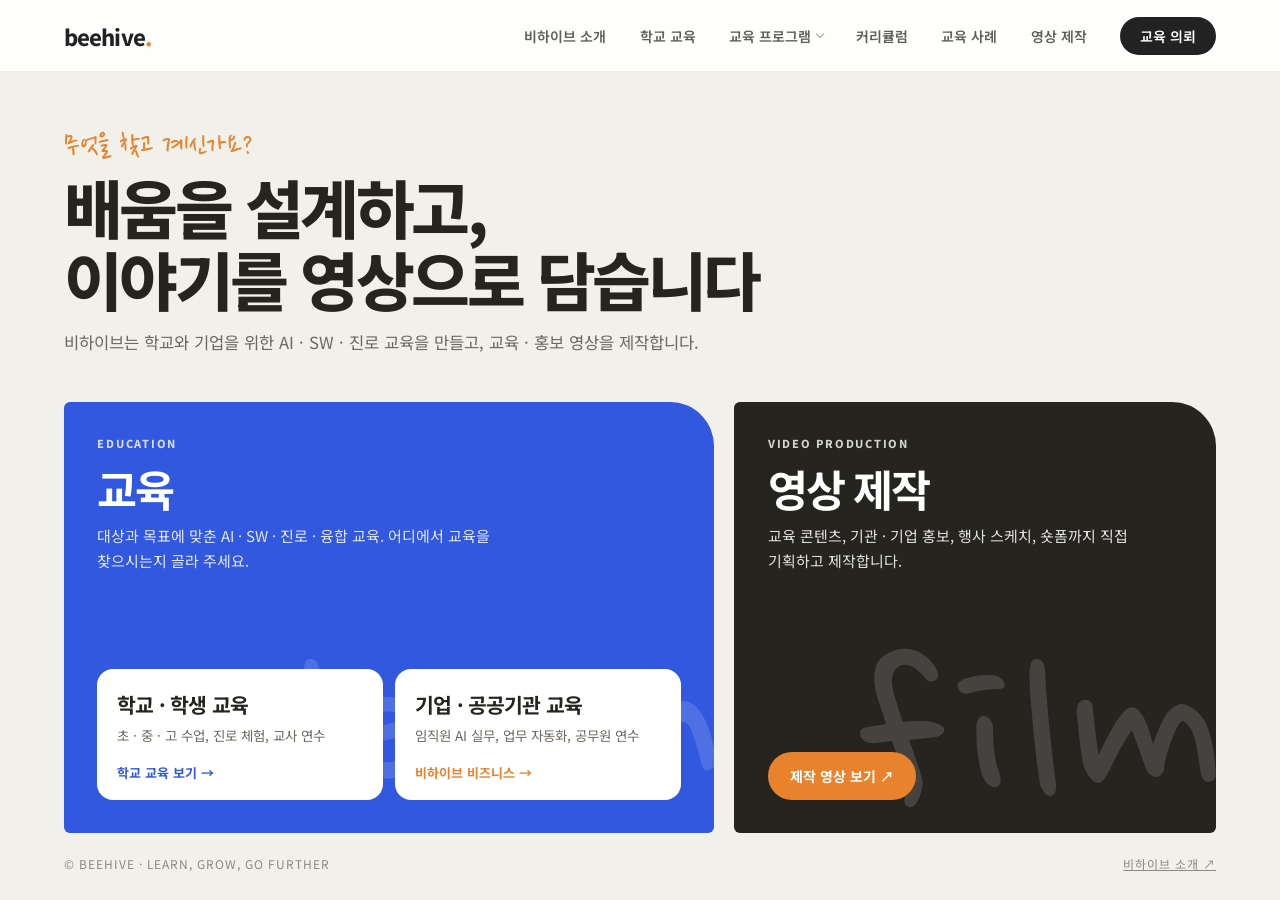
<file: index.html>
<!doctype html>
<html lang="ko">
<head>
<meta charset="utf-8">
<meta name="viewport" content="width=device-width, initial-scale=1, viewport-fit=cover">
<title>비하이브 | 교육 · 영상 제작</title>
<meta name="description" content="비하이브는 학교 · 기업을 위한 AI · SW · 진로 교육과 교육 · 홍보 영상 제작을 합니다.">
<link rel="preconnect" href="https://fonts.googleapis.com">
<link rel="preconnect" href="https://fonts.gstatic.com" crossorigin>
<link rel="stylesheet" href="https://fonts.googleapis.com/css2?family=Nanum+Pen+Script&family=Noto+Sans+KR:wght@400;500;700;800&display=swap">
<link rel="stylesheet" href="assets/css/common.css">
<style>
/* 첫 화면: 교육 / 영상 제작 두 갈래 선택 */
.gate{min-height:100vh;min-height:100svh;display:flex;flex-direction:column;background:var(--paper);padding:calc(var(--nav-h) + clamp(28px,6vh,70px)) var(--gutter) 28px}
.gate-head{max-width:760px}
.gate-head .hand{font-family:var(--f-hand);font-size:clamp(24px,2.4vw,32px);color:var(--orange)}
.gate-head h1{margin:6px 0 14px;font-size:clamp(34px,5vw,64px);line-height:1.12;letter-spacing:-.055em;font-weight:800;word-break:keep-all}
.gate-head p{margin:0;color:var(--ink-soft);font-size:clamp(15px,1.3vw,17px);line-height:1.7;word-break:keep-all}
.gate-grid{flex:1;display:grid;grid-template-columns:1.35fr 1fr;gap:clamp(14px,1.6vw,22px);margin-top:clamp(28px,5vh,56px)}
.door{position:relative;isolation:isolate;overflow:hidden;display:flex;flex-direction:column;min-height:360px;padding:clamp(24px,2.6vw,38px);border-radius:6px 44px 6px 6px;color:#fff;text-decoration:none}
.door small{font-size:11px;font-weight:800;letter-spacing:.16em;opacity:.8}
.door h2{margin:14px 0 10px;font-size:clamp(30px,3.4vw,46px);letter-spacing:-.05em;line-height:1.1}
.door p{margin:0;max-width:420px;font-size:15px;line-height:1.7;color:rgba(255,255,255,.86);word-break:keep-all}
.door .mark{position:absolute;z-index:-1;right:-10px;bottom:-40px;font-family:var(--f-hand);font-size:clamp(180px,20vw,300px);line-height:1;opacity:.14}
.door-edu{background:var(--blue)}
.door-media{background:#26241f}
.door-media:hover .go,.door-edu .choice a:hover{transform:translateY(-2px)}
.choices{margin-top:auto;display:grid;grid-template-columns:1fr 1fr;gap:12px;padding-top:28px}
.choice a{display:flex;flex-direction:column;gap:6px;height:100%;padding:20px 20px 18px;border-radius:16px;background:#fff;color:#26241f;text-decoration:none;transition:transform .2s}
.choice b{font-size:clamp(18px,1.6vw,22px);letter-spacing:-.04em}
.choice span{font-size:13.5px;line-height:1.6;color:var(--ink-soft);word-break:keep-all}
.choice i{margin-top:auto;padding-top:10px;font-style:normal;font-size:13px;font-weight:700;color:var(--blue)}
.choice.biz i{color:var(--orange)}
.door .go{margin-top:auto;align-self:flex-start;padding:14px 22px;border-radius:99px;background:var(--orange);color:#fff;font-size:14px;font-weight:700;transition:transform .2s}
.gate-foot{display:flex;justify-content:space-between;gap:16px;margin-top:22px;font-size:12px;color:#8e887e;letter-spacing:.08em}
.gate-foot a{color:inherit}
@media(max-width:860px){.gate-grid{grid-template-columns:1fr}.door{min-height:0}.choices{grid-template-columns:1fr}.door .go{margin-top:28px}}
</style>
</head>
<body>
<div id="site-nav"></div>
<script src="assets/data/courses.js"></script>
<script src="assets/js/site.js"></script>
<main class="gate">
  <header class="gate-head">
    <span class="hand">무엇을 찾고 계신가요?</span>
    <h1>배움을 설계하고,<br>이야기를 영상으로 담습니다</h1>
    <p>비하이브는 학교와 기업을 위한 AI · SW · 진로 교육을 만들고, 교육 · 홍보 영상을 제작합니다.</p>
  </header>
  <div class="gate-grid">
    <section class="door door-edu" aria-labelledby="door-edu-t">
      <small>EDUCATION</small>
      <h2 id="door-edu-t">교육</h2>
      <p>대상과 목표에 맞춘 AI · SW · 진로 · 융합 교육. 어디에서 교육을 찾으시는지 골라 주세요.</p>
      <div class="choices">
        <div class="choice"><a href="school.html"><b>학교 · 학생 교육</b><span>초 · 중 · 고 수업, 진로 체험, 교사 연수</span><i>학교 교육 보기 →</i></a></div>
        <div class="choice biz"><a href="biz/"><b>기업 · 공공기관 교육</b><span>임직원 AI 실무, 업무 자동화, 공무원 연수</span><i>비하이브 비즈니스 →</i></a></div>
      </div>
      <span class="mark" aria-hidden="true">learn</span>
    </section>
    <a class="door door-media" href="media.html" aria-labelledby="door-media-t">
      <small>VIDEO PRODUCTION</small>
      <h2 id="door-media-t">영상 제작</h2>
      <p>교육 콘텐츠, 기관 · 기업 홍보, 행사 스케치, 숏폼까지 직접 기획하고 제작합니다.</p>
      <span class="go">제작 영상 보기 ↗</span>
      <span class="mark" aria-hidden="true">film</span>
    </a>
  </div>
  <div class="gate-foot"><span>© BEEHIVE · LEARN, GROW, GO FURTHER</span><a href="about.html">비하이브 소개 ↗</a></div>
</main>
</body>
</html>
</file>
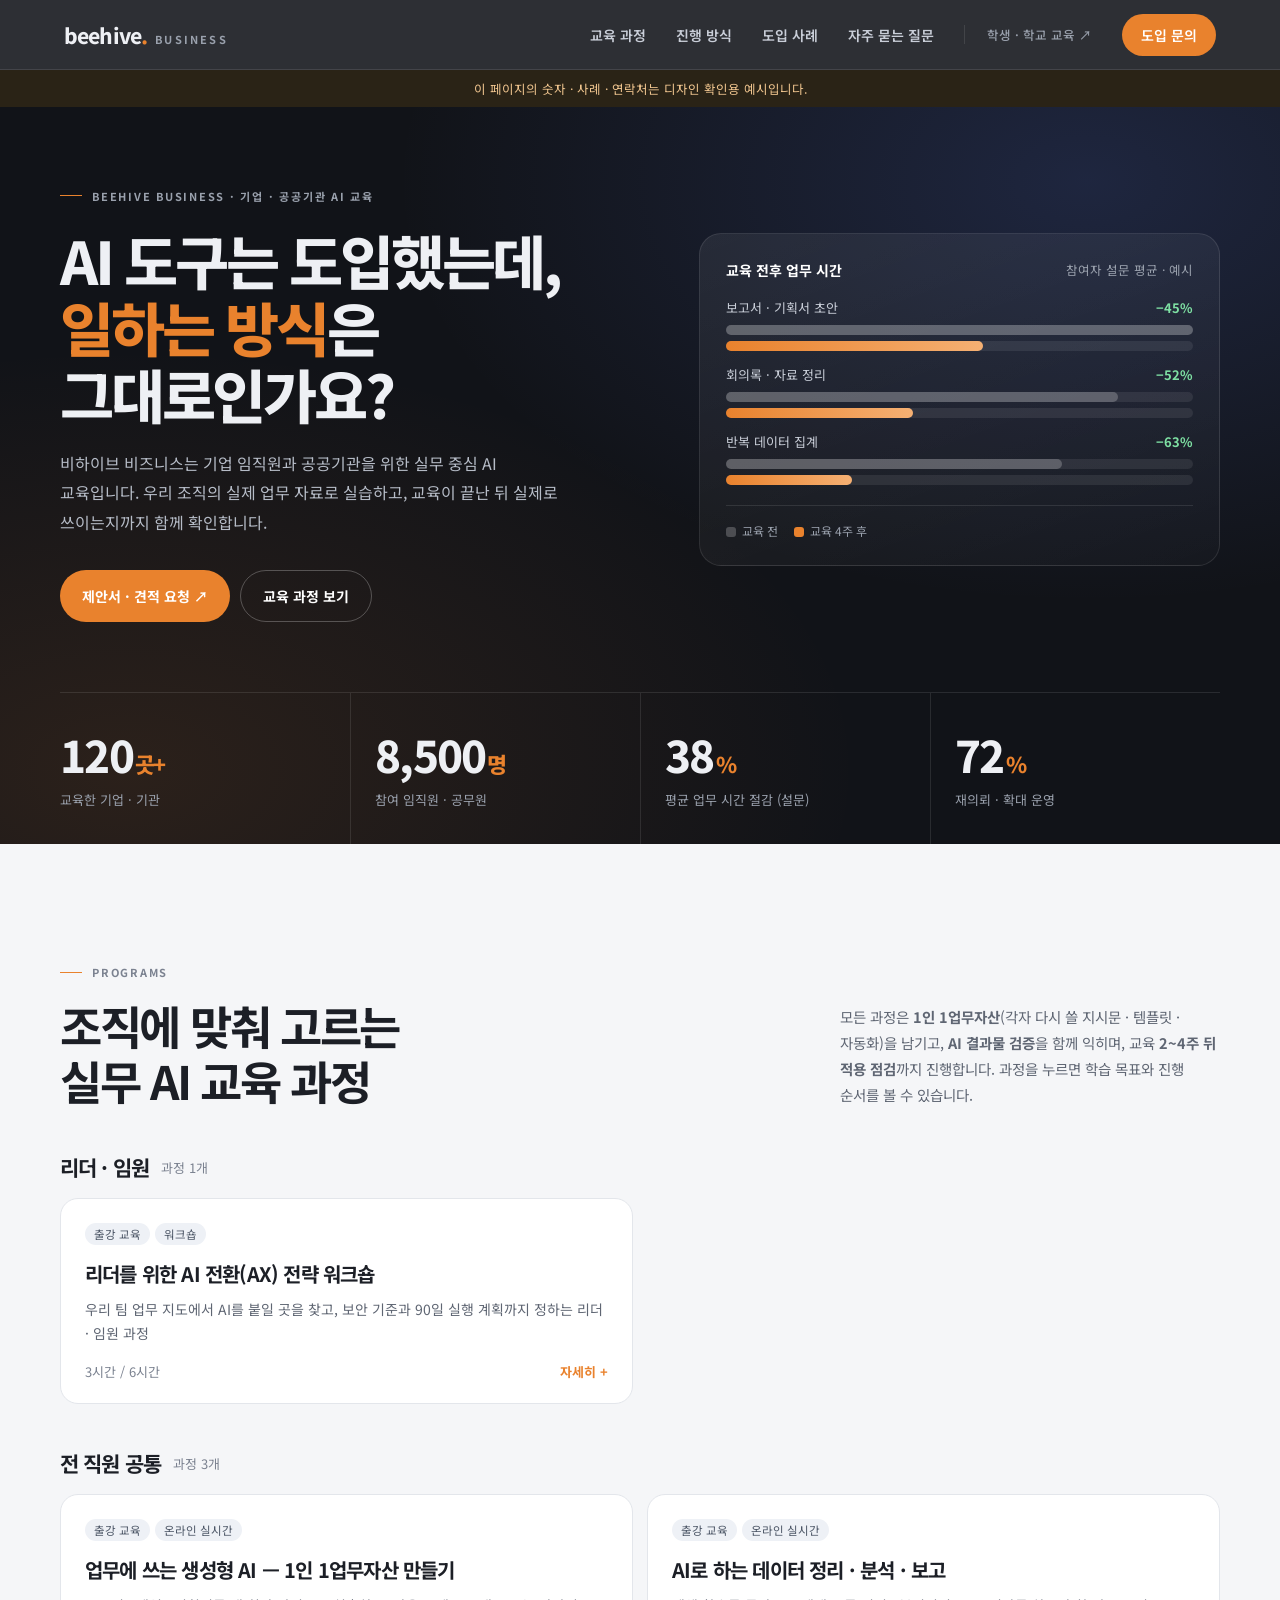
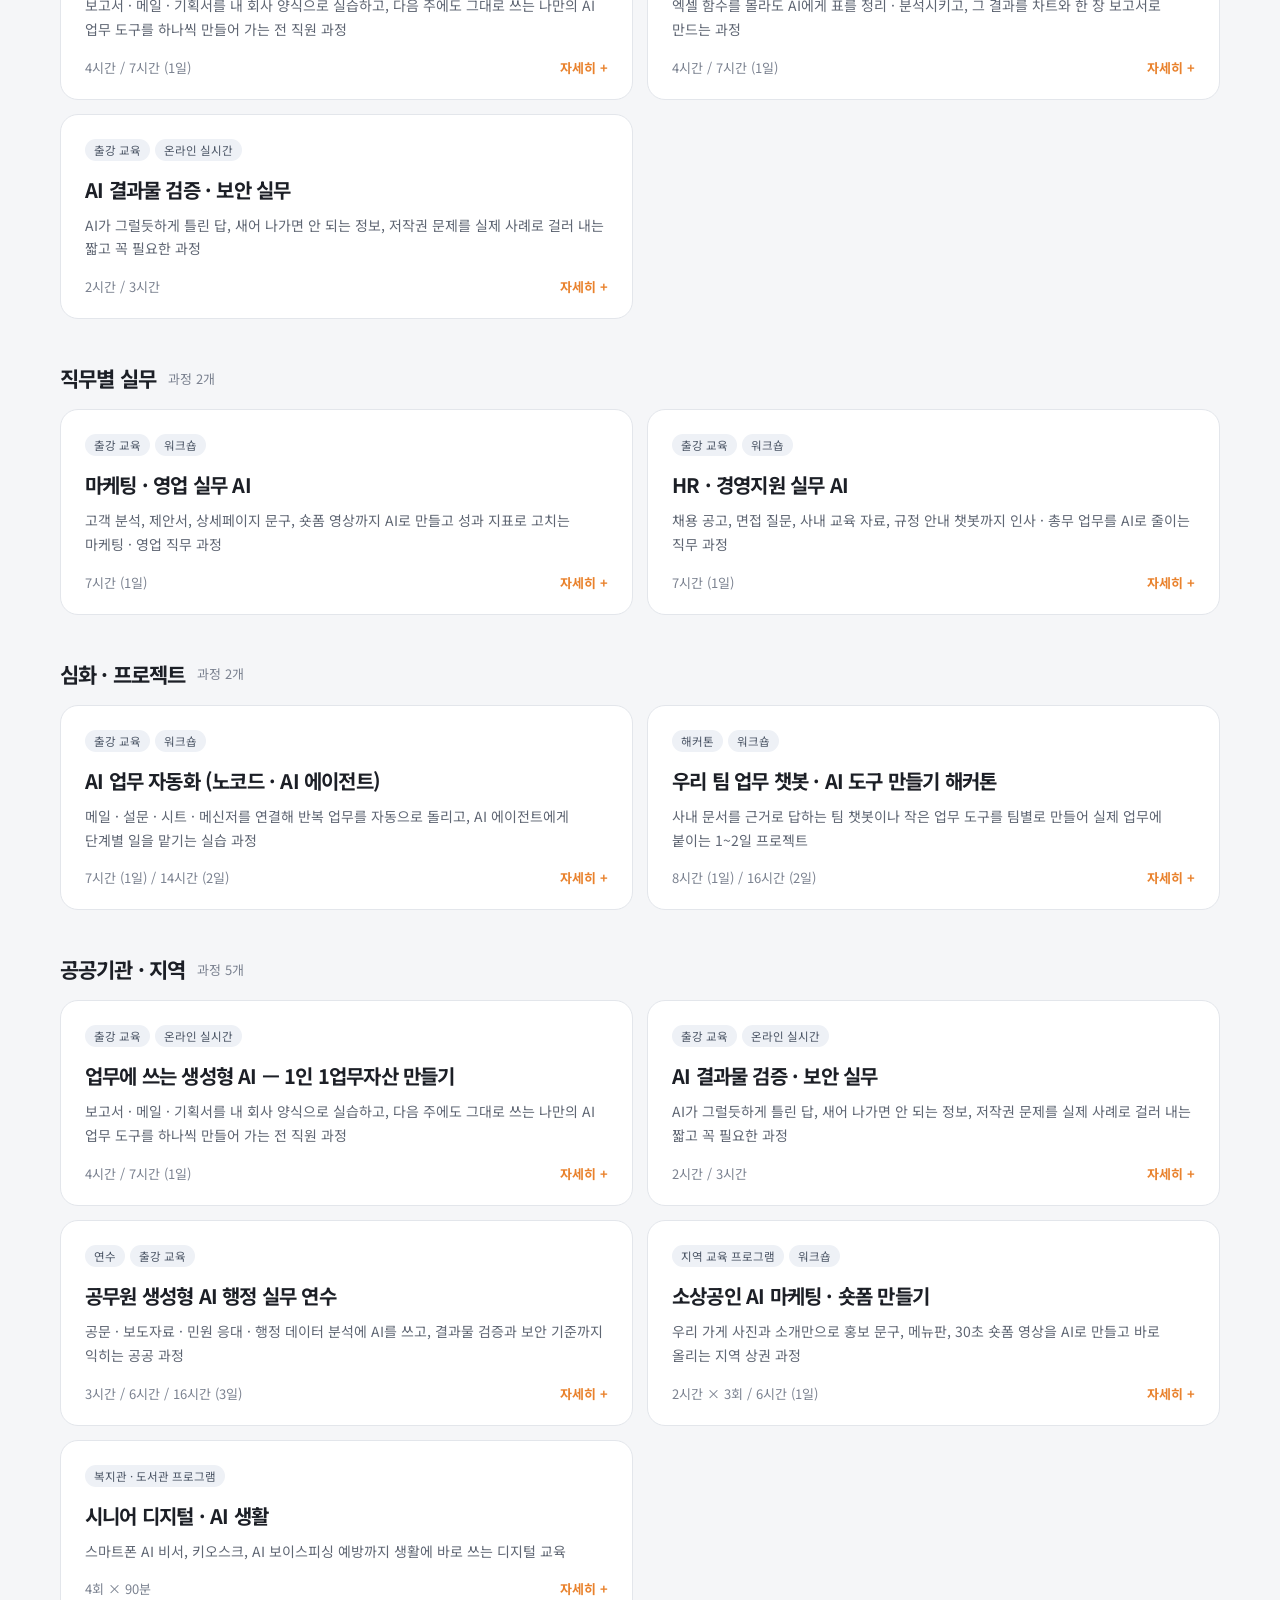
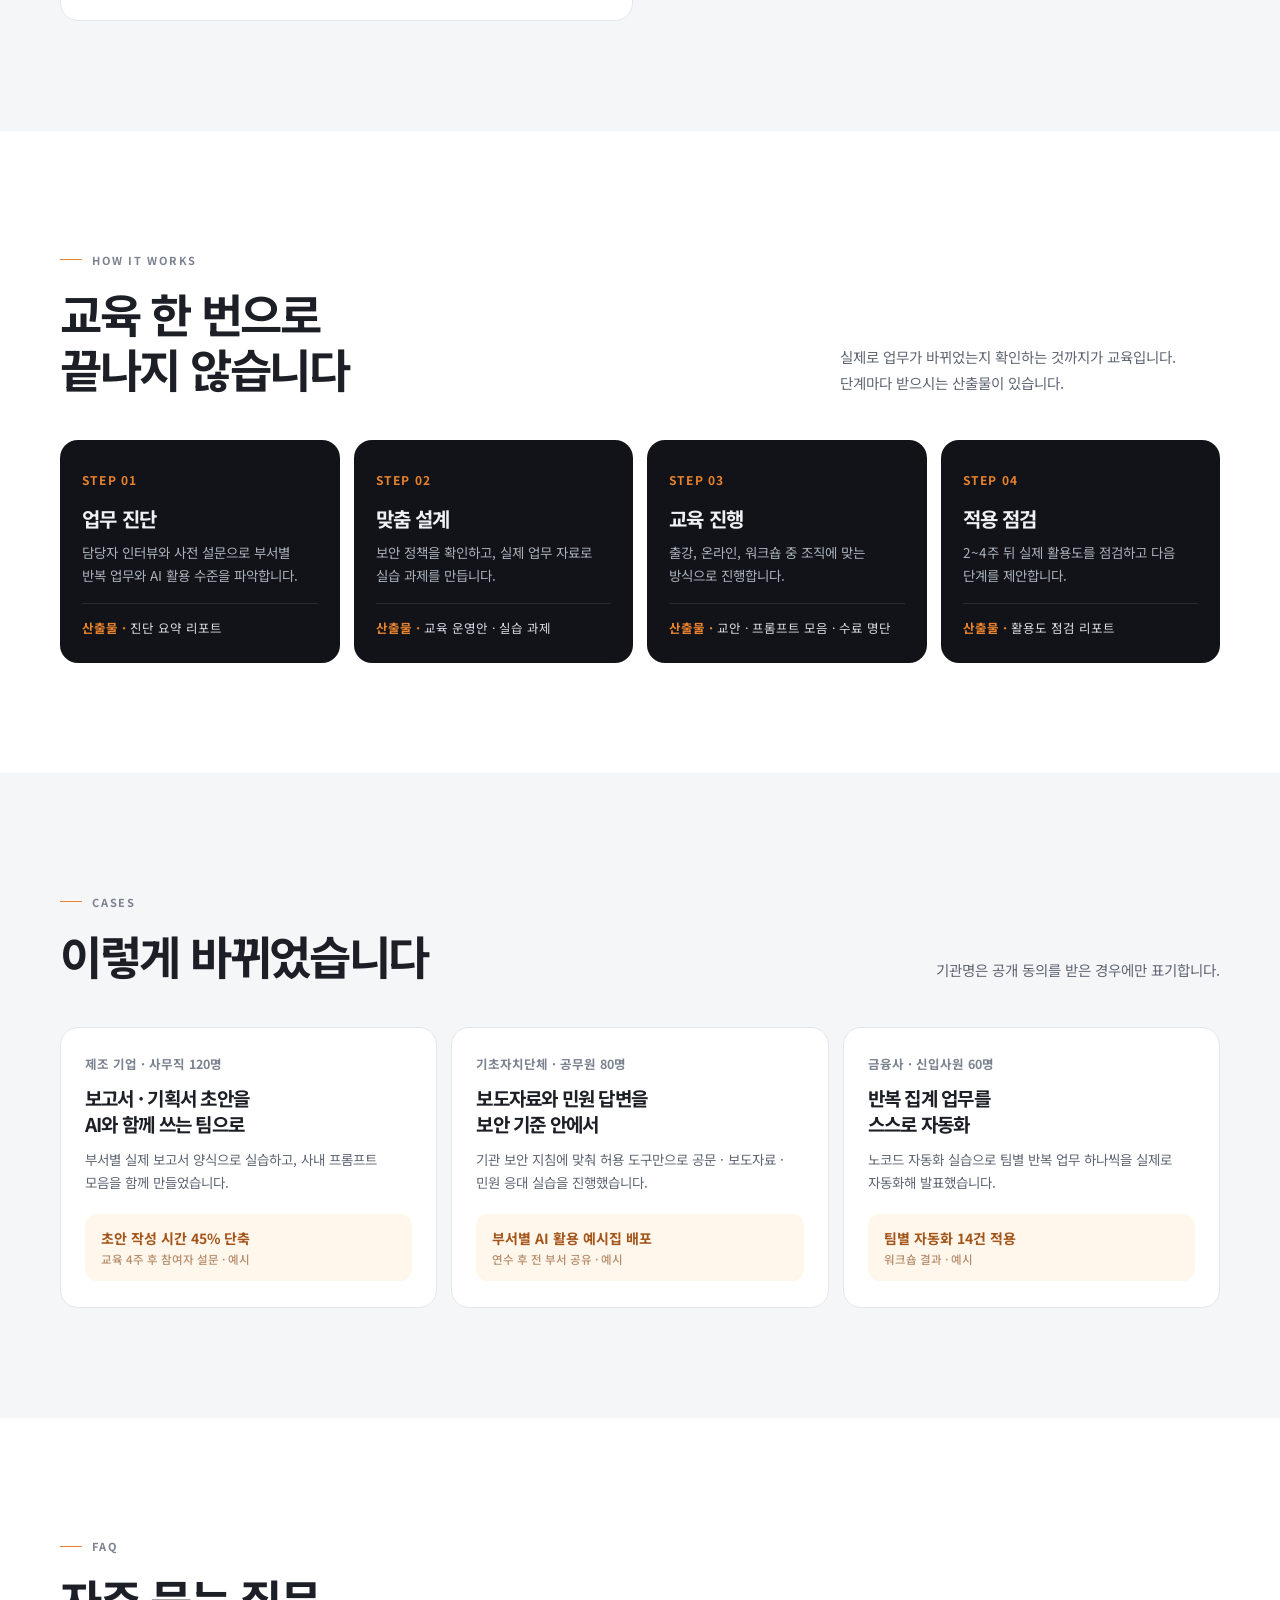
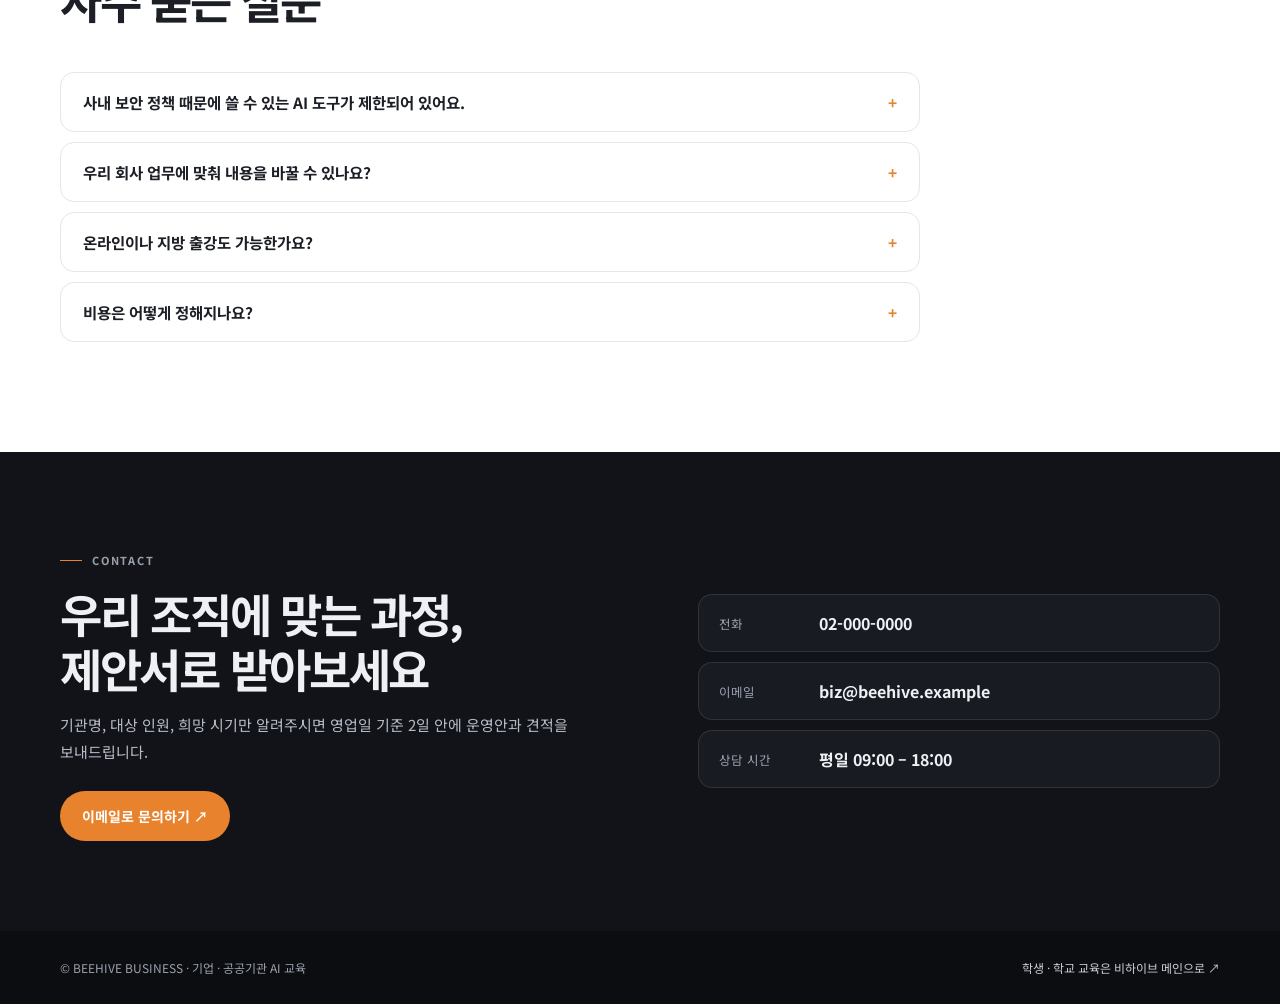
<file: biz/index.html>
<!doctype html>
<html lang="ko">
<head>
<meta charset="utf-8">
<meta name="viewport" content="width=device-width, initial-scale=1, viewport-fit=cover">
<title>비하이브 비즈니스 | 기업 · 공공기관 AI 교육</title>
<meta name="description" content="기업 임직원과 공공기관을 위한 실무 중심 AI 교육. 업무 진단부터 맞춤 교육, 적용 점검까지 함께합니다.">
<link rel="preconnect" href="https://fonts.googleapis.com">
<link rel="preconnect" href="https://fonts.gstatic.com" crossorigin>
<link rel="stylesheet" href="https://fonts.googleapis.com/css2?family=Noto+Sans+KR:wght@400;500;700;800&display=swap">
<style>
/* ---------- 비하이브 비즈니스: 메인보다 차분하고 신뢰감 있는 톤 ---------- */
:root{--bg:#111318;--bg2:#181b22;--line:rgba(255,255,255,.1);--text:#eef0f4;--mute:#9aa1ad;--orange:#e9822d;--blue:#5b7cf0;--light:#f5f6f8;--nav-h:70px;
  --f:"Noto Sans KR","Apple SD Gothic Neo","Malgun Gothic",system-ui,sans-serif}
@media(max-width:860px){:root{--nav-h:60px}}
*,*:before,*:after{box-sizing:border-box}
html{scroll-behavior:smooth;scroll-padding-top:var(--nav-h)}
body{margin:0;background:#fff;color:#1c1f26;font-family:var(--f);-webkit-font-smoothing:antialiased;overflow-x:hidden}
a{color:inherit}
h1,h2,h3,p,li{word-break:keep-all}
.wrap{width:min(1160px,calc(100% - 80px));margin:0 auto}
.kicker{display:inline-flex;align-items:center;gap:10px;font-size:11px;font-weight:700;letter-spacing:.16em;color:var(--mute)}
.kicker:before{content:"";width:22px;height:1px;background:var(--orange)}
.sample-note{margin-top:var(--nav-h);padding:9px 16px;background:#2a2316;color:#f0c58f;font-size:12.5px;text-align:center}

/* 메뉴 */
.bnav{position:fixed;z-index:30;top:0;left:0;right:0;height:var(--nav-h);display:flex;align-items:center;justify-content:space-between;padding:0 clamp(16px,5vw,80px);background:rgba(17,19,24,.88);-webkit-backdrop-filter:blur(14px);backdrop-filter:blur(14px);border-bottom:1px solid var(--line);color:var(--text)}
.bbrand{display:flex;align-items:baseline;gap:8px;text-decoration:none}
.bbrand b{font-size:21px;font-weight:800;letter-spacing:-.04em}.bbrand b:after{content:".";color:var(--orange)}
.bbrand span{font-size:11px;font-weight:700;letter-spacing:.2em;color:var(--mute)}
.blinks{display:flex;align-items:center;gap:30px}
.blinks a{font-size:14px;font-weight:600;color:#c9ced8;text-decoration:none}
.blinks a:hover{color:#fff}
.blinks .to-main{font-size:12.5px;font-weight:500;color:var(--mute);padding-left:22px;border-left:1px solid var(--line)}
.blinks .cta{padding:11px 19px;border-radius:99px;background:var(--orange);color:#fff}
.blinks .cta:hover{background:#f39543}
.btoggle{display:none}
@media(max-width:860px){
  .btoggle{display:grid;place-items:center;width:40px;height:40px;border:1px solid var(--line);border-radius:50%;background:transparent;color:#fff;font-size:18px;cursor:pointer}
  .blinks{display:none;position:absolute;top:calc(var(--nav-h) - 4px);left:12px;right:12px;flex-direction:column;align-items:stretch;gap:2px;padding:10px;background:var(--bg2);border:1px solid var(--line);border-radius:16px}
  .bnav.open .blinks{display:flex}
  .blinks a{padding:13px 12px;font-size:15px;border-radius:10px}
  .blinks .to-main{border:0;padding:13px 12px}
  .blinks .cta{text-align:center;margin-top:6px}
}

/* 1. 히어로 */
.hero{position:relative;overflow:hidden;padding:70px 0 0;background:radial-gradient(ellipse at 85% 10%,rgba(91,124,240,.18),transparent 45%),radial-gradient(ellipse at 10% 90%,rgba(233,130,45,.12),transparent 45%),var(--bg);color:var(--text)}
.no-note .hero{padding-top:calc(var(--nav-h) + 70px)}
.hero-grid{display:grid;grid-template-columns:1.05fr .95fr;gap:5vw;align-items:center;padding-bottom:70px}
.hero h1{margin:22px 0 22px;font-size:clamp(36px,4.6vw,62px);line-height:1.14;letter-spacing:-.055em;font-weight:800}
.hero h1 em{font-style:normal;color:var(--orange)}
.hero p.lead{margin:0 0 32px;max-width:500px;font-size:16px;line-height:1.85;color:#b6bcc7}
.btns{display:flex;flex-wrap:wrap;gap:10px}
.btn{display:inline-flex;align-items:center;gap:10px;padding:15px 22px;border-radius:99px;font-size:14px;font-weight:700;text-decoration:none}
.btn.main{background:var(--orange);color:#fff}.btn.main:hover{background:#f39543}
.btn.ghost{border:1px solid rgba(255,255,255,.25);color:#fff}.btn.ghost:hover{border-color:#fff}
/* 히어로 오른쪽: 교육 전후 비교 카드 */
.board{padding:26px;border:1px solid var(--line);border-radius:22px;background:linear-gradient(160deg,rgba(255,255,255,.07),rgba(255,255,255,.02))}
.board-top{display:flex;justify-content:space-between;align-items:center;margin-bottom:18px;font-size:12.5px;color:var(--mute)}
.board-top b{color:#fff;font-size:14px}
.bar{margin:14px 0}
.bar-label{display:flex;justify-content:space-between;font-size:13px;color:#c9ced8;margin-bottom:8px}
.bar-label strong{color:#7ee0a3}
.track{position:relative;height:10px;border-radius:99px;background:rgba(255,255,255,.08)}
.track i{position:absolute;left:0;top:0;bottom:0;border-radius:99px}
.track .before{background:rgba(255,255,255,.22)}
.track .after{background:linear-gradient(90deg,var(--orange),#f5b073);height:10px}
.legend{display:flex;gap:16px;margin-top:20px;padding-top:16px;border-top:1px solid var(--line);font-size:12px;color:var(--mute)}
.legend span:before{content:"";display:inline-block;width:10px;height:10px;border-radius:3px;margin-right:6px;vertical-align:-1px;background:rgba(255,255,255,.22)}
.legend span.a:before{background:var(--orange)}
.stats{display:grid;grid-template-columns:repeat(4,1fr);border-top:1px solid var(--line)}
.stat{padding:30px 24px 34px;border-left:1px solid var(--line)}
.stat:first-child{border-left:0;padding-left:0}
.stat strong{display:block;font-size:clamp(30px,3.4vw,44px);font-weight:800;letter-spacing:-.04em}
.stat strong small{font-size:.5em;color:var(--orange);margin-left:2px}
.stat span{font-size:13px;color:var(--mute)}

/* 공통 섹션 */
.sec{padding:110px 0}
.sec.light{background:var(--light)}
.sec-head{display:flex;justify-content:space-between;align-items:end;gap:30px;margin-bottom:44px}
.sec-head .kicker{color:#7b8290}
.sec-head h2{margin:18px 0 0;font-size:clamp(30px,3.6vw,46px);line-height:1.2;letter-spacing:-.05em}
.sec-head p{margin:0;max-width:380px;font-size:14.5px;line-height:1.8;color:#5f6673}

/* 2. 과정 */
.group{margin-top:44px}
.group:first-of-type{margin-top:0}
.group-head{display:flex;align-items:center;gap:12px;margin-bottom:16px}
.group-head h3{margin:0;font-size:21px;letter-spacing:-.04em}
.group-head span{font-size:13px;color:#7b8290}
.course-grid{display:grid;grid-template-columns:1fr 1fr;gap:14px}
.course{border:1px solid #e3e6eb;border-radius:18px;background:#fff;scroll-margin-top:calc(var(--nav-h) + 20px)}
.course summary{list-style:none;cursor:pointer;padding:24px 24px 22px;display:grid;gap:10px}
.course summary::-webkit-details-marker{display:none}
.course .fmt{display:flex;flex-wrap:wrap;gap:5px}
.course .fmt i{padding:3px 9px;border-radius:99px;background:#eef1f6;font-style:normal;font-size:11.5px;color:#4b5565}
.course h4{margin:4px 0 0;font-size:20px;letter-spacing:-.04em}
.course .sum{margin:0;font-size:14px;line-height:1.7;color:#5f6673}
.course .meta{display:flex;justify-content:space-between;align-items:center;margin-top:6px;font-size:13px;color:#7b8290}
.course .more{font-weight:700;color:var(--orange)}
.course .more:after{content:" +"}
.course[open] .more:after{content:" −"}
.course[open]{border-color:#f0c49a;box-shadow:0 14px 34px rgba(17,19,24,.08)}
.course .body{padding:0 24px 24px;display:grid;grid-template-columns:1.2fr 1fr;gap:16px;border-top:1px dashed #e3e6eb;padding-top:20px;margin:0 0 0}
.course .body h5{margin:0 0 8px;font-size:12px;color:var(--orange);letter-spacing:.04em}
.course .body p{margin:0 0 14px;font-size:14px;line-height:1.65}
.course ol{margin:0;padding-left:18px;display:grid;gap:6px;font-size:13.5px;line-height:1.6;color:#3d4350}
.course dl{margin:0;display:grid;gap:12px}
.course dt{font-size:12px;color:#7b8290;margin-bottom:3px}
.course dd{margin:0;font-size:13.5px;line-height:1.55}

/* 3. 진행 방식 */
.process{display:grid;grid-template-columns:repeat(4,1fr);gap:14px}
.pstep{padding:26px 22px;border-radius:18px;background:var(--bg);color:var(--text)}
.pstep b{font-size:12px;letter-spacing:.1em;color:var(--orange)}
.pstep h3{margin:14px 0 8px;font-size:20px;letter-spacing:-.04em}
.pstep p{margin:0 0 16px;font-size:13.5px;line-height:1.7;color:#aab0bb}
.pstep em{display:block;padding-top:14px;border-top:1px solid var(--line);font-style:normal;font-size:12.5px;color:#d7dbe2}
.pstep em:before{content:"산출물 · ";color:var(--orange);font-weight:700}

/* 4. 도입 사례 */
.cases{display:grid;grid-template-columns:repeat(3,1fr);gap:14px}
.case{display:flex;flex-direction:column;padding:26px 24px;border:1px solid #e3e6eb;border-radius:18px;background:#fff}
.case .who{font-size:12.5px;font-weight:700;color:#7b8290}
.case h3{margin:12px 0 10px;font-size:19px;line-height:1.4;letter-spacing:-.04em}
.case p{margin:0 0 20px;font-size:13.5px;line-height:1.7;color:#5f6673}
.case .result{margin-top:auto;padding:14px 16px;border-radius:12px;background:#fff6ec;color:#a4561a;font-size:14px;font-weight:700}
.case .result small{display:block;margin-top:3px;font-size:11.5px;font-weight:500;color:#b58d6a}

/* 5. 자주 묻는 질문 */
.faq{display:grid;gap:10px;max-width:860px}
.faq details{border:1px solid #e3e6eb;border-radius:14px;background:#fff}
.faq summary{cursor:pointer;list-style:none;padding:18px 22px;font-size:15.5px;font-weight:700;display:flex;justify-content:space-between;gap:16px}
.faq summary::-webkit-details-marker{display:none}
.faq summary:after{content:"+";color:var(--orange)}
.faq details[open] summary:after{content:"−"}
.faq p{margin:0;padding:0 22px 20px;font-size:14px;line-height:1.75;color:#5f6673}

/* 6. 도입 문의 */
.contact{padding:90px 0;background:var(--bg);color:var(--text)}
.contact-grid{display:grid;grid-template-columns:1.1fr 1fr;gap:5vw;align-items:center}
.contact h2{margin:18px 0 14px;font-size:clamp(30px,3.6vw,46px);line-height:1.2;letter-spacing:-.05em}
.contact p{margin:0 0 26px;font-size:15px;line-height:1.8;color:#b6bcc7}
.c-list{display:grid;gap:10px}
.c-row{display:grid;grid-template-columns:100px 1fr;align-items:center;padding:16px 20px;border:1px solid var(--line);border-radius:14px;background:var(--bg2)}
.c-row span{font-size:12.5px;color:var(--mute)}
.c-row b{font-size:16px}
.bfoot{padding:28px 0;background:#0c0d11;color:var(--mute);font-size:12px}
.bfoot .wrap{display:flex;justify-content:space-between;flex-wrap:wrap;gap:12px}
.bfoot a{color:#c9ced8;text-decoration:none}

@media(max-width:980px){.process{grid-template-columns:1fr 1fr}.cases{grid-template-columns:1fr}.course-grid{grid-template-columns:1fr}}
@media(max-width:860px){
  .wrap{width:calc(100% - 40px)}
  .hero{padding-top:40px}.no-note .hero{padding-top:calc(var(--nav-h) + 36px)}
  .hero-grid{grid-template-columns:1fr;gap:36px;padding-bottom:44px}
  .hero h1{font-size:clamp(32px,8.6vw,44px)}
  .hero p.lead{font-size:15px}
  .stats{grid-template-columns:1fr 1fr}
  .stat{padding:22px 14px 24px}.stat:nth-child(odd){border-left:0;padding-left:0}
  .stat:nth-child(n+3){border-top:1px solid var(--line)}
  .sec{padding:72px 0}
  .sec-head{display:block;margin-bottom:28px}.sec-head p{margin-top:14px}
  .course .body{grid-template-columns:1fr}
  .process{grid-template-columns:1fr}
  .contact{padding:64px 0}.contact-grid{grid-template-columns:1fr;gap:30px}
  .c-row{grid-template-columns:80px 1fr;padding:14px 16px}
}
</style>
</head>
<body>
<header class="bnav" id="bnav">
  <a class="bbrand" href="./" aria-label="비하이브 비즈니스 홈"><b>beehive</b><span>BUSINESS</span></a>
  <button class="btoggle" type="button" aria-label="메뉴 열기" aria-expanded="false">☰</button>
  <nav class="blinks" aria-label="비하이브 비즈니스 메뉴">
    <a href="#courses">교육 과정</a>
    <a href="#process">진행 방식</a>
    <a href="#cases">도입 사례</a>
    <a href="#faq">자주 묻는 질문</a>
    <a class="to-main" href="../school.html">학생 · 학교 교육 ↗</a>
    <a class="cta" href="#contact">도입 문의</a>
  </nav>
</header>

<!-- ▼ 예시 자료 안내: 실제 자료로 바꾼 뒤 이 한 줄만 지우면 됩니다 -->
<div class="sample-note" id="sampleNote">이 페이지의 숫자 · 사례 · 연락처는 디자인 확인용 예시입니다.</div>

<main>
  <!-- 1. 히어로 -->
  <section class="hero">
    <div class="wrap">
      <div class="hero-grid">
        <div>
          <span class="kicker">BEEHIVE BUSINESS · 기업 · 공공기관 AI 교육</span>
          <h1>AI 도구는 도입했는데,<br><em>일하는 방식</em>은<br>그대로인가요?</h1>
          <p class="lead">비하이브 비즈니스는 기업 임직원과 공공기관을 위한 실무 중심 AI 교육입니다. 우리 조직의 실제 업무 자료로 실습하고, 교육이 끝난 뒤 실제로 쓰이는지까지 함께 확인합니다.</p>
          <div class="btns"><a class="btn main" href="#contact">제안서 · 견적 요청 ↗</a><a class="btn ghost" href="#courses">교육 과정 보기</a></div>
        </div>
        <div class="board" aria-label="교육 전후 업무 시간 비교 (예시)">
          <div class="board-top"><b>교육 전후 업무 시간</b><span>참여자 설문 평균 · 예시</span></div>
          <div class="bar"><div class="bar-label">보고서 · 기획서 초안<strong>−45%</strong></div><div class="track"><i class="before" style="width:100%"></i></div><div class="track" style="margin-top:6px"><i class="after" style="width:55%"></i></div></div>
          <div class="bar"><div class="bar-label">회의록 · 자료 정리<strong>−52%</strong></div><div class="track"><i class="before" style="width:84%"></i></div><div class="track" style="margin-top:6px"><i class="after" style="width:40%"></i></div></div>
          <div class="bar"><div class="bar-label">반복 데이터 집계<strong>−63%</strong></div><div class="track"><i class="before" style="width:72%"></i></div><div class="track" style="margin-top:6px"><i class="after" style="width:27%"></i></div></div>
          <div class="legend"><span>교육 전</span><span class="a">교육 4주 후</span></div>
        </div>
      </div>
      <div class="stats">
        <div class="stat"><strong>120<small>곳+</small></strong><span>교육한 기업 · 기관</span></div>
        <div class="stat"><strong>8,500<small>명</small></strong><span>참여 임직원 · 공무원</span></div>
        <div class="stat"><strong>38<small>%</small></strong><span>평균 업무 시간 절감 (설문)</span></div>
        <div class="stat"><strong>72<small>%</small></strong><span>재의뢰 · 확대 운영</span></div>
      </div>
    </div>
  </section>

  <!-- 2. 교육 과정 (수업 데이터에서 자동 생성) -->
  <section class="sec light" id="courses">
    <div class="wrap">
      <div class="sec-head">
        <div><span class="kicker">PROGRAMS</span><h2>조직에 맞춰 고르는<br>실무 AI 교육 과정</h2></div>
        <p>모든 과정은 <b>1인 1업무자산</b>(각자 다시 쓸 지시문 · 템플릿 · 자동화)을 남기고, <b>AI 결과물 검증</b>을 함께 익히며, 교육 <b>2~4주 뒤 적용 점검</b>까지 진행합니다. 과정을 누르면 학습 목표와 진행 순서를 볼 수 있습니다.</p>
      </div>
      <div id="courseGroups"></div>
    </div>
  </section>

  <!-- 3. 진행 방식 -->
  <section class="sec" id="process">
    <div class="wrap">
      <div class="sec-head">
        <div><span class="kicker">HOW IT WORKS</span><h2>교육 한 번으로<br>끝나지 않습니다</h2></div>
        <p>실제로 업무가 바뀌었는지 확인하는 것까지가 교육입니다. 단계마다 받으시는 산출물이 있습니다.</p>
      </div>
      <div class="process">
        <article class="pstep"><b>STEP 01</b><h3>업무 진단</h3><p>담당자 인터뷰와 사전 설문으로 부서별 반복 업무와 AI 활용 수준을 파악합니다.</p><em>진단 요약 리포트</em></article>
        <article class="pstep"><b>STEP 02</b><h3>맞춤 설계</h3><p>보안 정책을 확인하고, 실제 업무 자료로 실습 과제를 만듭니다.</p><em>교육 운영안 · 실습 과제</em></article>
        <article class="pstep"><b>STEP 03</b><h3>교육 진행</h3><p>출강, 온라인, 워크숍 중 조직에 맞는 방식으로 진행합니다.</p><em>교안 · 프롬프트 모음 · 수료 명단</em></article>
        <article class="pstep"><b>STEP 04</b><h3>적용 점검</h3><p>2~4주 뒤 실제 활용도를 점검하고 다음 단계를 제안합니다.</p><em>활용도 점검 리포트</em></article>
      </div>
    </div>
  </section>

  <!-- 4. 도입 사례 (예시) -->
  <section class="sec light" id="cases">
    <div class="wrap">
      <div class="sec-head">
        <div><span class="kicker">CASES</span><h2>이렇게 바뀌었습니다</h2></div>
        <p>기관명은 공개 동의를 받은 경우에만 표기합니다.</p>
      </div>
      <div class="cases">
        <article class="case"><span class="who">제조 기업 · 사무직 120명</span><h3>보고서 · 기획서 초안을<br>AI와 함께 쓰는 팀으로</h3><p>부서별 실제 보고서 양식으로 실습하고, 사내 프롬프트 모음을 함께 만들었습니다.</p><div class="result">초안 작성 시간 45% 단축<small>교육 4주 후 참여자 설문 · 예시</small></div></article>
        <article class="case"><span class="who">기초자치단체 · 공무원 80명</span><h3>보도자료와 민원 답변을<br>보안 기준 안에서</h3><p>기관 보안 지침에 맞춰 허용 도구만으로 공문 · 보도자료 · 민원 응대 실습을 진행했습니다.</p><div class="result">부서별 AI 활용 예시집 배포<small>연수 후 전 부서 공유 · 예시</small></div></article>
        <article class="case"><span class="who">금융사 · 신입사원 60명</span><h3>반복 집계 업무를<br>스스로 자동화</h3><p>노코드 자동화 실습으로 팀별 반복 업무 하나씩을 실제로 자동화해 발표했습니다.</p><div class="result">팀별 자동화 14건 적용<small>워크숍 결과 · 예시</small></div></article>
      </div>
    </div>
  </section>

  <!-- 5. 자주 묻는 질문 -->
  <section class="sec" id="faq">
    <div class="wrap">
      <div class="sec-head"><div><span class="kicker">FAQ</span><h2>자주 묻는 질문</h2></div></div>
      <div class="faq">
        <details><summary>사내 보안 정책 때문에 쓸 수 있는 AI 도구가 제한되어 있어요.</summary><p>사전 진단 단계에서 허용된 도구와 금지된 정보 유형을 먼저 확인하고, 그 범위 안에서만 실습을 설계합니다. 개인정보나 기밀 자료를 쓰지 않는 실습 방법도 함께 안내합니다.</p></details>
        <details><summary>우리 회사 업무에 맞춰 내용을 바꿀 수 있나요?</summary><p>네. 부서별 실제 업무 양식과 사례로 실습 과제를 만드는 것이 기본입니다. 직무와 직급에 따라 과정을 나눠 운영할 수도 있습니다.</p></details>
        <details><summary>온라인이나 지방 출강도 가능한가요?</summary><p>실시간 온라인, 출강, 사내 워크숍 모두 가능합니다. 지역과 인원에 따라 가장 효율적인 방식을 제안드립니다.</p></details>
        <details><summary>비용은 어떻게 정해지나요?</summary><p>교육 시간, 인원, 사전 진단과 사후 점검 포함 여부에 따라 달라집니다. 대상과 일정을 알려주시면 제안서와 함께 견적을 보내드립니다.</p></details>
      </div>
    </div>
  </section>

  <!-- 6. 도입 문의 -->
  <section class="contact" id="contact">
    <div class="wrap contact-grid">
      <div>
        <span class="kicker">CONTACT</span>
        <h2>우리 조직에 맞는 과정,<br>제안서로 받아보세요</h2>
        <p>기관명, 대상 인원, 희망 시기만 알려주시면 영업일 기준 2일 안에 운영안과 견적을 보내드립니다.</p>
        <a class="btn main" href="mailto:biz@beehive.example?subject=%5B%EB%B9%84%ED%95%98%EC%9D%B4%EB%B8%8C%20%EB%B9%84%EC%A6%88%EB%8B%88%EC%8A%A4%5D%20%EA%B5%90%EC%9C%A1%20%EB%8F%84%EC%9E%85%20%EB%AC%B8%EC%9D%98">이메일로 문의하기 ↗</a>
      </div>
      <div class="c-list">
        <div class="c-row"><span>전화</span><b>02-000-0000</b></div>
        <div class="c-row"><span>이메일</span><b>biz@beehive.example</b></div>
        <div class="c-row"><span>상담 시간</span><b>평일 09:00 – 18:00</b></div>
      </div>
    </div>
  </section>
</main>

<footer class="bfoot"><div class="wrap"><span>© BEEHIVE BUSINESS · 기업 · 공공기관 AI 교육</span><a href="../school.html">학생 · 학교 교육은 비하이브 메인으로 ↗</a></div></footer>

<script src="../assets/data/courses.js?v=20261126"></script>
<script>
/* 기업 · 공공기관 과정을 수업 데이터에서 가져와 그립니다 */
(function () {
  var CATS = window.BH_CATEGORIES || [], COURSES = window.BH_COURSES || [];
  var biz = CATS.filter(function (c) { return c.id === 'biz'; })[0];
  var esc = function (s) { return String(s == null ? '' : s).replace(/[&<>"]/g, function (m) { return { '&': '&amp;', '<': '&lt;', '>': '&gt;', '"': '&quot;' }[m]; }); };
  var inSub = function (c, sub) { return (c.cat === 'biz' && c.sub === sub) || (c.also || []).some(function (a) { return a.cat === 'biz' && a.sub === sub; }); };
  var shown = {};
  var html = biz.subs.map(function (s) {
    var list = COURSES.filter(function (c) { return inSub(c, s.id); });
    return '<div class="group" id="' + s.id + '"><div class="group-head"><h3>' + esc(s.name) + '</h3><span>과정 ' + list.length + '개</span></div><div class="course-grid">' +
      list.map(function (c) {
        var L = c.levels.adult || c.levels[Object.keys(c.levels)[0]];
        var anchor = shown[c.id] ? '' : ' id="' + c.id + '"'; shown[c.id] = true;
        return '<details class="course"' + anchor + '><summary>' +
          '<span class="fmt">' + (c.format || []).map(function (f) { return '<i>' + esc(f) + '</i>'; }).join('') + '</span>' +
          '<h4>' + esc(c.title) + '</h4><p class="sum">' + esc(c.summary) + '</p>' +
          '<span class="meta"><span>' + esc(L.time) + '</span><span class="more">자세히</span></span></summary>' +
          '<div class="body"><div><h5>학습 목표</h5><p>' + esc(L.goal) + '</p><h5>진행 순서</h5><ol>' + (L.steps || []).map(function (x) { return '<li>' + esc(x) + '</li>'; }).join('') + '</ol></div>' +
          '<dl><div><dt>사용 도구</dt><dd>' + esc(L.tools) + '</dd></div><div><dt>결과물</dt><dd>' + esc(L.output) + '</dd></div><div><dt>준비 사항</dt><dd>' + esc(c.prep) + '</dd></div></dl></div></details>';
      }).join('') + '</div></div>';
  }).join('');
  document.getElementById('courseGroups').innerHTML = html;

  /* 메인 사이트에서 특정 과정으로 넘어오면 그 과정을 펼쳐서 보여줍니다 */
  function openHash() {
    var el = location.hash && document.getElementById(location.hash.slice(1));
    if (el && el.tagName === 'DETAILS') { el.open = true; setTimeout(function () { el.scrollIntoView({ block: 'start', behavior: 'instant' }); }, 350); }
  }
  if (document.readyState === 'complete') openHash(); else window.addEventListener('load', openHash);
  window.addEventListener('hashchange', openHash);
  if (!document.getElementById('sampleNote')) document.body.classList.add('no-note');

  /* 모바일 메뉴 */
  var nav = document.getElementById('bnav'), tg = nav.querySelector('.btoggle');
  tg.addEventListener('click', function () { var o = nav.classList.toggle('open'); tg.setAttribute('aria-expanded', o); tg.textContent = o ? '×' : '☰'; });
  nav.querySelectorAll('.blinks a').forEach(function (a) { a.addEventListener('click', function () { nav.classList.remove('open'); tg.textContent = '☰'; }); });
})();
</script>
</body>
</html>
</file>
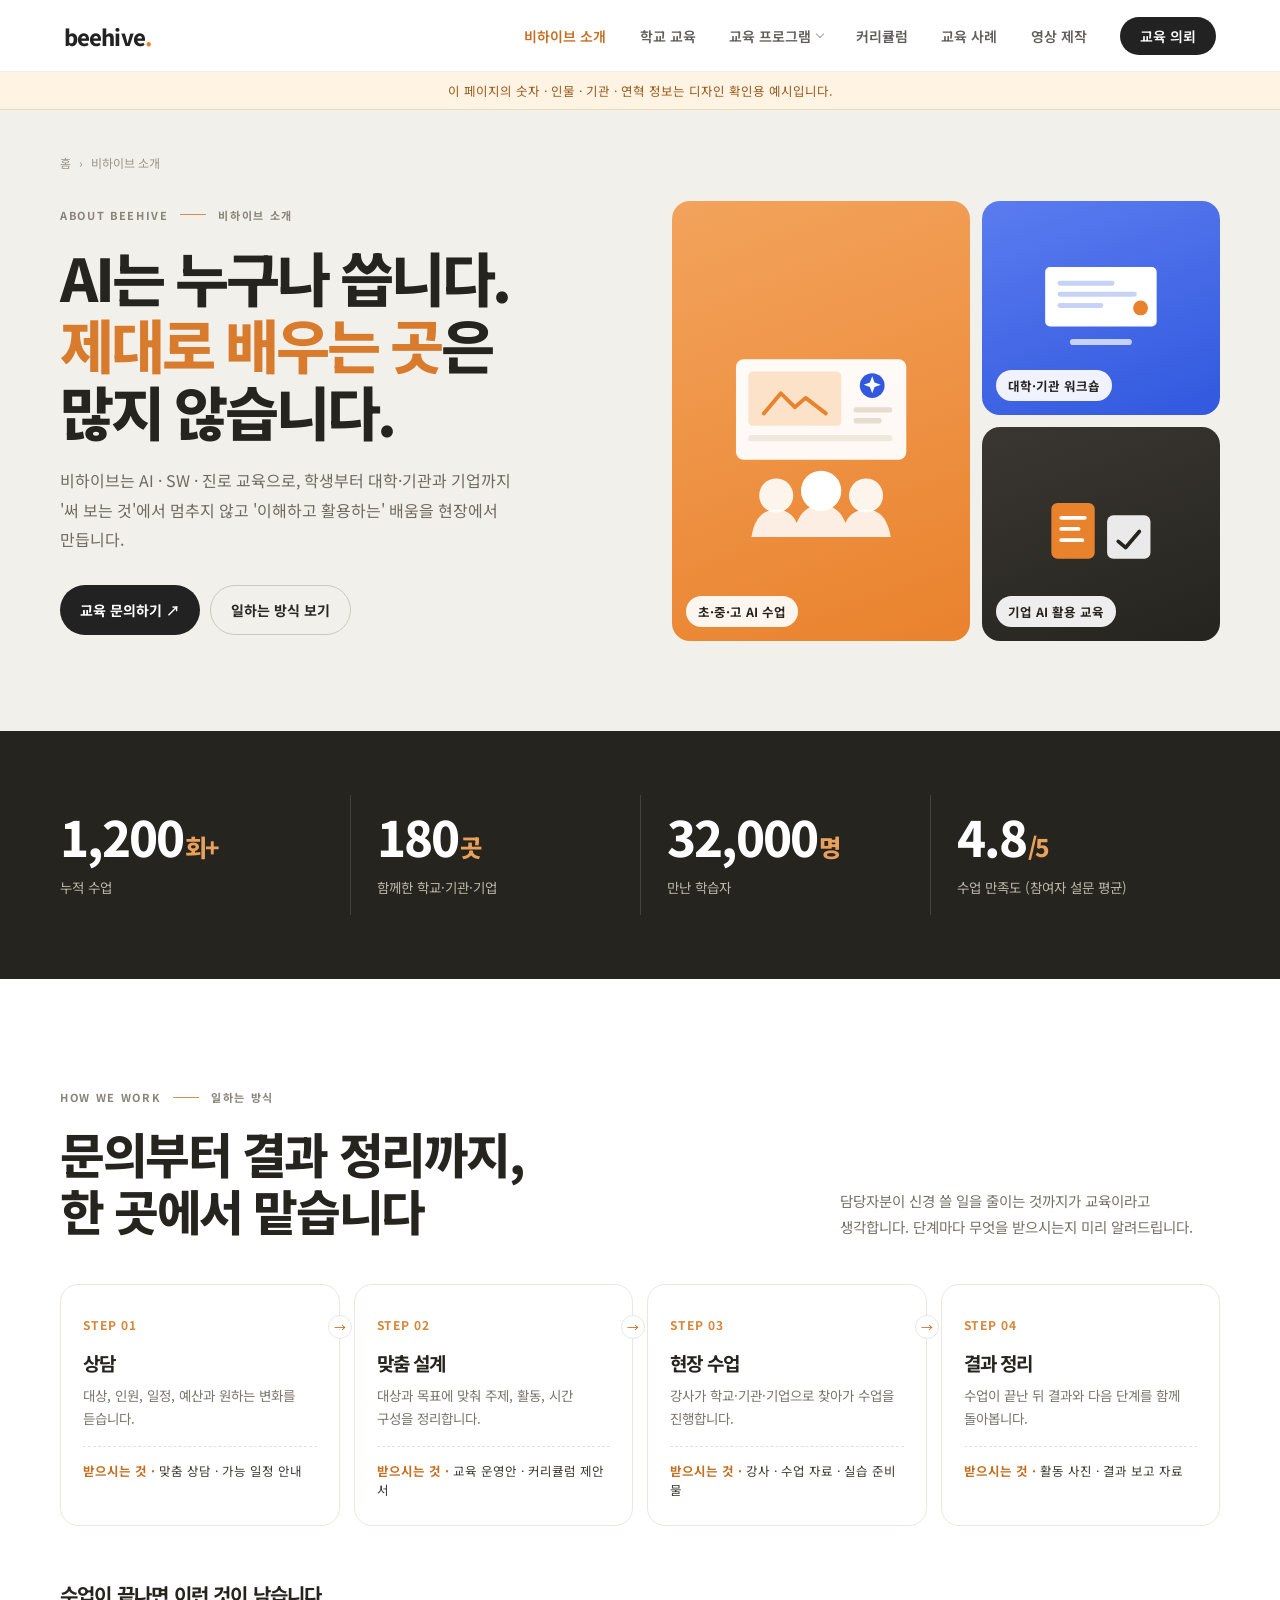
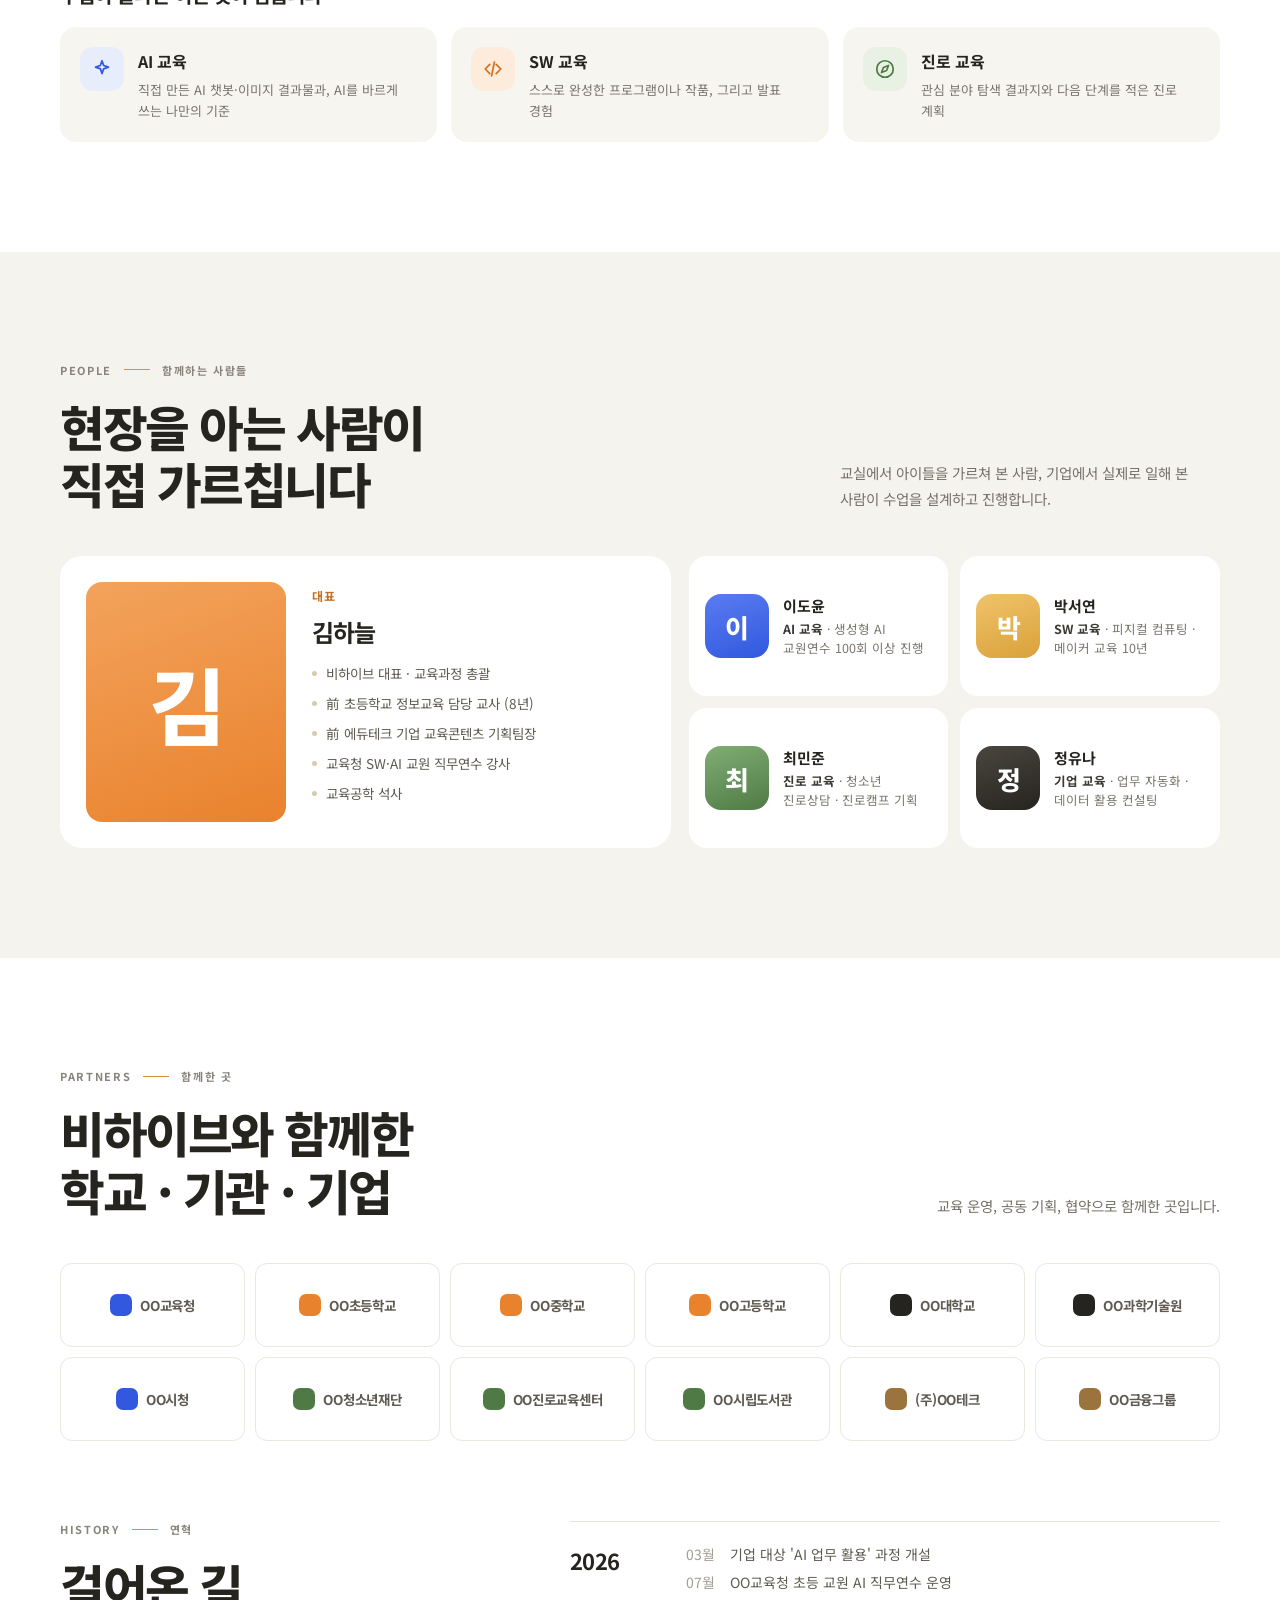
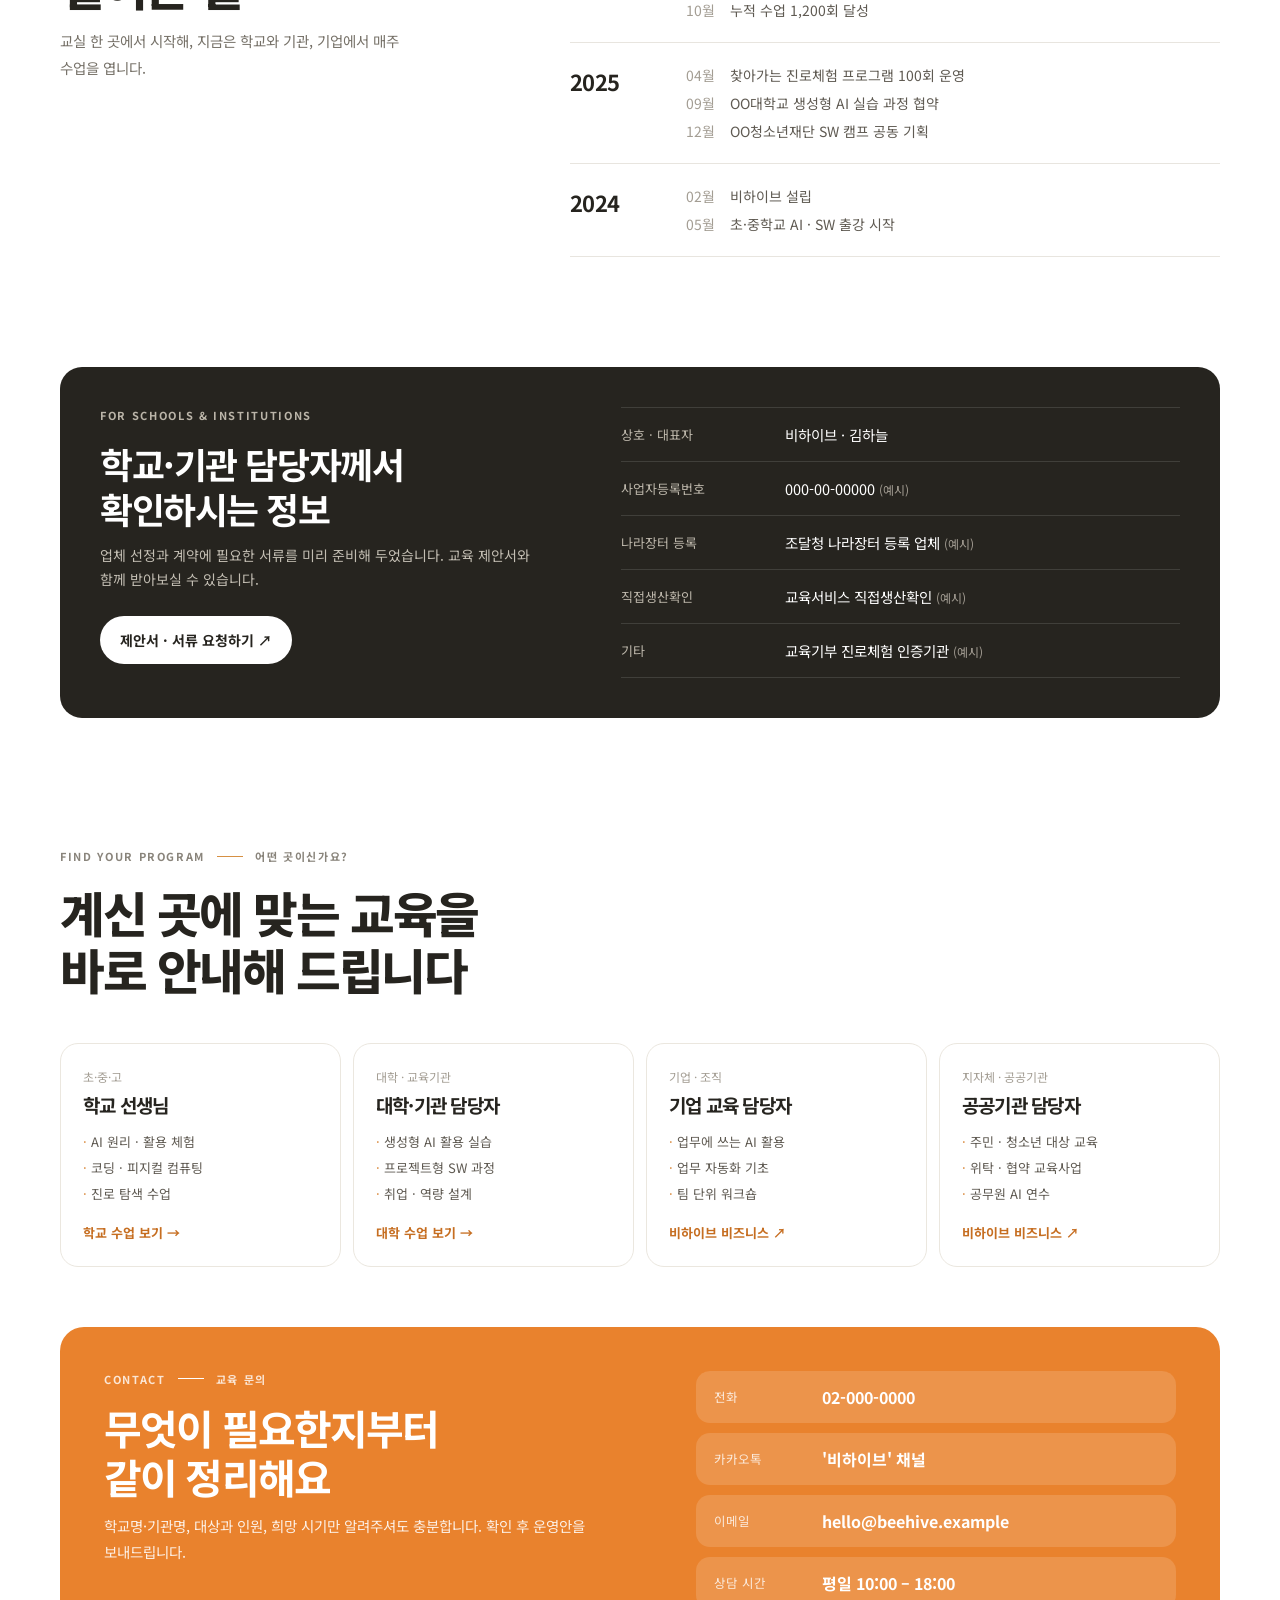
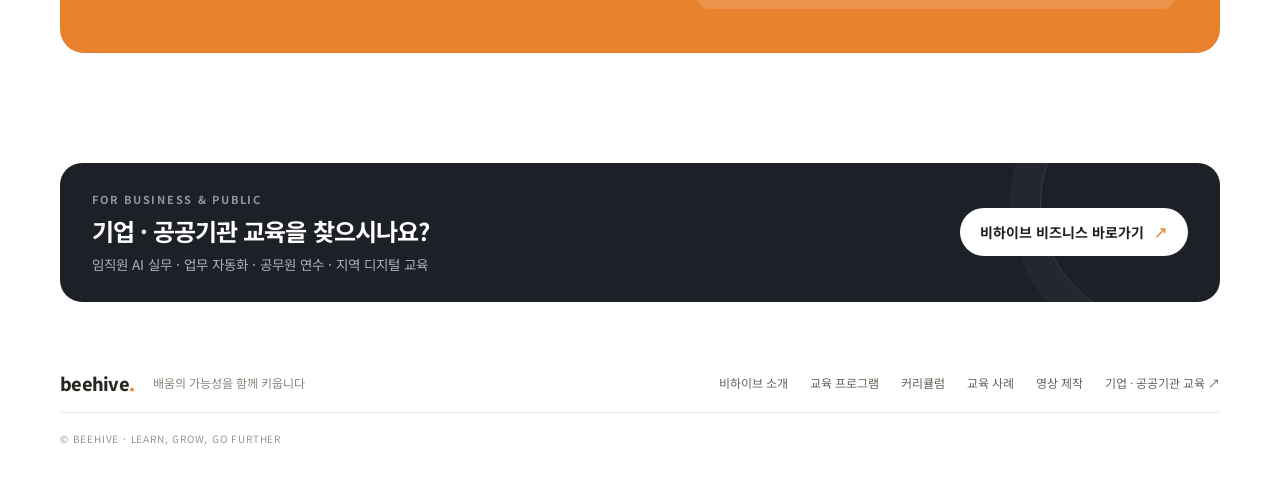
<file: about.html>
<!doctype html>
<html lang="ko">
<head>
<meta charset="utf-8">
<meta name="viewport" content="width=device-width, initial-scale=1, viewport-fit=cover">
<title>비하이브 소개 | 비하이브</title>
<meta name="description" content="비하이브는 AI · SW · 진로 교육으로 학생부터 대학·기관, 기업까지 '써 보는 것'을 넘어 '이해하고 활용하는' 배움을 만듭니다.">
<link rel="preconnect" href="https://fonts.googleapis.com">
<link rel="preconnect" href="https://fonts.gstatic.com" crossorigin>
<link rel="stylesheet" href="https://fonts.googleapis.com/css2?family=Nanum+Pen+Script&family=Noto+Sans+KR:wght@400;500;700;800&display=swap">
<link rel="stylesheet" href="assets/css/common.css">
<style>
/* ---------- 소개 페이지 ---------- */
.about-page h1,.about-page h2,.about-page h3,.about-page p{word-break:keep-all}
.sec{padding:110px 0}
.sec-head{display:flex;justify-content:space-between;align-items:end;gap:30px;margin-bottom:44px}
.sec-title{margin:20px 0 0;font-size:clamp(30px,3.8vw,50px);line-height:1.18;letter-spacing:-.05em;font-weight:800}
.sec-lead{margin:0;max-width:380px;font-size:14.5px;line-height:1.8;color:#767168}

/* 자료가 들어갈 자리 표시 */
.need{display:inline-flex;align-items:center;gap:5px;padding:3px 9px;border:1px dashed #e0a463;border-radius:99px;background:#fff8ef;color:#c0651c;font-size:11px;font-weight:700;letter-spacing:0;white-space:nowrap}
.need:before{content:"";width:6px;height:6px;border-radius:50%;background:#e9822d}
.fill{padding:0 4px;border-bottom:1.5px dashed #e0a463;background:#fff8ef;color:#b0601d}
.ph{position:relative;display:grid;place-items:center;align-content:center;gap:8px;overflow:hidden;border:1.5px dashed #d9cdb8;border-radius:16px;color:#a39a8b;text-align:center;font-size:12.5px;
  background:repeating-linear-gradient(135deg,#f6f2ea 0 12px,#f1ece2 12px 24px)}
.ph svg{width:30px;height:30px;fill:none;stroke:currentColor;stroke-width:1.6;stroke-linecap:round;stroke-linejoin:round}
.ph b{font-size:13px;color:#7d7466}

/* 1. 히어로 */
.page-hero{padding:calc(var(--nav-h) + 56px) 0 90px;background:var(--paper)}
.crumb{display:flex;gap:8px;margin-bottom:30px;font-size:12px;color:#99938a}
.crumb a{color:inherit;text-decoration:none}.crumb a:hover{color:#c66e21}
.hero-grid{display:grid;grid-template-columns:1fr 1fr;gap:5vw;align-items:center}
.page-hero h1{margin:20px 0 22px;font-size:clamp(36px,4.6vw,62px);line-height:1.14;letter-spacing:-.055em;font-weight:800}
.page-hero h1 em{font-style:normal;color:#d87b2d}
.hero-lead{margin:0 0 30px;max-width:470px;font-size:16px;line-height:1.85;color:#6f6a62}
.hero-actions{display:flex;flex-wrap:wrap;gap:10px}
.btn{display:inline-flex;align-items:center;gap:10px;padding:14px 20px;border-radius:999px;font-size:14px;font-weight:700;text-decoration:none}
.btn.dark{background:#222;color:#fff}.btn.dark:hover{background:#d9792b}
.btn.line{border:1px solid #cfc8bc;color:#2b2925}.btn.line:hover{border-color:#2b2925}
.photo-grid{display:grid;grid-template-columns:1.25fr 1fr;grid-template-rows:1fr 1fr;gap:12px;height:440px}
.photo-grid .ph:first-child{grid-row:1/3}

/* 2. 숫자 */
.stats{padding:64px 0;background:#26241f;color:#fff}
.stats-grid{display:grid;grid-template-columns:repeat(4,1fr)}
.stat{padding:6px 26px;border-left:1px solid rgba(255,255,255,.14)}
.stat:first-child{border-left:0;padding-left:0}
.stat strong{display:block;font-size:clamp(34px,3.8vw,52px);font-weight:800;letter-spacing:-.04em;color:#fff}
.stat strong small{font-size:.5em;margin-left:2px;color:#e9a05b}
.stat span{display:block;margin:6px 0 12px;font-size:13.5px;color:#bdb7ab}
.stats .need{background:transparent;border-color:rgba(233,160,91,.6);color:#e9a05b}

/* 3. 일하는 방식 */
.flow{display:grid;grid-template-columns:repeat(4,1fr);gap:14px;counter-reset:s}
.step{position:relative;padding:26px 22px 26px;border:1px solid #ebe7df;border-radius:18px;background:#fff}
.step:not(:last-child):after{content:"→";position:absolute;right:-13px;top:30px;width:24px;height:24px;display:grid;place-items:center;border-radius:50%;background:#fff;border:1px solid #ebe7df;color:#c66e21;font-size:12px;z-index:1}
.step b{font-size:12px;color:#d88638;letter-spacing:.08em}
.step h3{margin:14px 0 8px;font-size:19px;letter-spacing:-.04em}
.step p{margin:0;font-size:13.5px;line-height:1.7;color:#7a756d}
.step .give{display:block;margin-top:16px;padding-top:14px;border-top:1px dashed #e8e3da;font-size:12.5px;color:#3d3a35}
.step .give:before{content:"받으시는 것 · ";color:#c66e21;font-weight:700}
.outcomes{margin-top:54px}
.outcomes h3.sub{margin:0 0 18px;font-size:20px;letter-spacing:-.04em}
.out-grid{display:grid;grid-template-columns:repeat(3,1fr);gap:14px}
.out{display:grid;grid-template-columns:auto 1fr;gap:14px;align-items:start;padding:20px;border-radius:16px;background:#f7f5f0}
.o-icon{display:grid;place-items:center;width:44px;height:44px;border-radius:13px}
.o-icon svg{width:22px;height:22px;fill:none;stroke:currentColor;stroke-width:1.9;stroke-linecap:round;stroke-linejoin:round}
.o-icon.ai{background:#e8edfc;color:var(--blue)}.o-icon.sw{background:#fdecdc;color:#d4701f}.o-icon.career{background:#e9f1e4;color:#4f7a45}
.out h4{margin:2px 0 6px;font-size:16px}
.out p{margin:0;font-size:13px;line-height:1.65;color:#7a756d}

/* 4. 사람 */
.people{background:#f5f3ee}
.people-grid{display:grid;grid-template-columns:1.15fr 1fr;gap:18px}
.leader{display:grid;grid-template-columns:200px 1fr;gap:26px;padding:26px;border-radius:22px;background:#fff}
.leader .ph{height:240px;border-radius:14px}
.role{font-size:12px;font-weight:700;color:#c66e21;letter-spacing:.06em}
.leader h3{margin:8px 0 14px;font-size:24px;letter-spacing:-.04em}
.career{margin:0;padding:0;list-style:none;display:grid;gap:9px}
.career li{position:relative;padding-left:14px;font-size:13.5px;line-height:1.55;color:#5f5a52}
.career li:before{content:"";position:absolute;left:0;top:.6em;width:5px;height:5px;border-radius:50%;background:#d8c9b2}
.team{display:grid;grid-template-columns:1fr 1fr;gap:12px}
.member{padding:16px;border-radius:18px;background:#fff}
.member .ph{height:120px;border-radius:12px;margin-bottom:12px}
.member h4{margin:0 0 4px;font-size:15px}
.member p{margin:0;font-size:12.5px;line-height:1.5;color:#7a756d}

/* 5. 함께한 곳 · 연혁 */
.logo-grid{display:grid;grid-template-columns:repeat(6,1fr);gap:10px}
.logo-grid .ph{height:84px;border-radius:12px;font-size:11.5px}
.history{display:grid;grid-template-columns:.8fr 1.2fr;gap:6vw;margin-top:80px}
.timeline{border-top:1px solid #e8e5df}
.year{display:grid;grid-template-columns:96px 1fr;gap:20px;padding:22px 0;border-bottom:1px solid #e8e5df}
.year strong{font-size:22px;letter-spacing:-.03em}
.year ul{margin:0;padding:0;list-style:none;display:grid;gap:8px}
.year li{font-size:14px;color:#5f5a52}
.year li .m{display:inline-block;width:44px;color:#a39d93}

/* 6. 인증·등록 */
.cert{padding:40px;border-radius:22px;background:#26241f;color:#fff;display:grid;grid-template-columns:.9fr 1.1fr;gap:5vw;align-items:start}
.cert .section-kicker{color:#bbb5a9}
.cert h2{margin:18px 0 12px;font-size:clamp(26px,2.8vw,36px);line-height:1.25;letter-spacing:-.04em}
.cert p{margin:0 0 24px;font-size:14px;line-height:1.75;color:#c3beb3}
.cert .btn.light{background:#fff;color:#26241f}.cert .btn.light:hover{background:#e9822d;color:#fff}
.cert dl{margin:0;display:grid}
.cert dl div{display:grid;grid-template-columns:150px 1fr;gap:14px;align-items:center;padding:16px 0;border-bottom:1px solid rgba(255,255,255,.12)}
.cert dl div:first-child{border-top:1px solid rgba(255,255,255,.12)}
.cert dt{font-size:13px;color:#bdb7ab}
.cert dd{margin:0;font-size:14.5px}
.cert .need{background:transparent;border-color:rgba(233,160,91,.6);color:#e9a05b}

/* 7. 기관 유형별 · 연락처 */
.who-grid{display:grid;grid-template-columns:repeat(4,1fr);gap:12px}
.who{display:flex;flex-direction:column;padding:24px 22px;border:1px solid #ebe7df;border-radius:18px;color:inherit;text-decoration:none;transition:border-color .2s,transform .2s}
.who:hover{border-color:#e0a463;transform:translateY(-3px)}
.who small{font-size:12px;color:#a39d93}
.who h3{margin:6px 0 14px;font-size:19px;letter-spacing:-.04em}
.who ul{margin:0 0 20px;padding:0;list-style:none;display:grid;gap:7px}
.who li{font-size:13px;color:#5f5a52}
.who li:before{content:"· ";color:#d88638}
.who .go{margin-top:auto;font-size:13px;font-weight:700;color:#c66e21}
.contact-card{margin-top:60px;display:grid;grid-template-columns:1.1fr 1fr;gap:5vw;padding:44px;border-radius:24px;background:var(--orange);color:#fff}
.contact-card h2{margin:16px 0 12px;font-size:clamp(28px,3.2vw,42px);line-height:1.2;letter-spacing:-.045em}
.contact-card p{margin:0;font-size:14.5px;line-height:1.75;color:rgba(255,255,255,.88)}
.contact-card .section-kicker{color:rgba(255,255,255,.8)}
.contact-card .section-kicker i{background:#fff}
.c-list{display:grid;gap:10px;align-content:center}
.c-row{display:grid;grid-template-columns:96px 1fr;align-items:center;gap:12px;padding:14px 18px;border-radius:14px;background:rgba(255,255,255,.14)}
.c-row span{font-size:12.5px;color:rgba(255,255,255,.8)}
.c-row b{font-size:16px}
.contact-card .fill{background:rgba(255,255,255,.18);color:#fff;border-color:rgba(255,255,255,.7)}


/* 예시 자료 안내 띠 */
.sample-note{position:relative;z-index:5;margin-top:var(--nav-h);padding:9px 16px;background:#fff4e3;border-bottom:1px solid #f1d9b5;color:#9a5a1c;font-size:12.5px;text-align:center}
.sample-note+.page-hero{padding-top:44px}
.cert dd small{color:#a39d93;font-size:12px}
/* 수업 장면 일러스트 */
.scene{position:relative;margin:0;overflow:hidden;border-radius:18px;display:grid;place-items:center}
.scene svg{width:78%;height:auto;max-height:80%}
.scene figcaption{position:absolute;left:14px;bottom:14px;padding:6px 12px;border-radius:99px;background:rgba(255,255,255,.92);color:#26241f;font-size:12.5px;font-weight:700}
.s-orange{background:linear-gradient(160deg,#f3a35c,#e9822d)}
.s-blue{background:linear-gradient(160deg,#5b7cf0,#3158de)}
.s-dark{background:linear-gradient(160deg,#3a3732,#26241f)}
.photo-grid .scene:first-child{grid-row:1/3}
/* 이니셜 아바타 */
.avatar{display:grid;place-items:center;border-radius:16px;color:#fff;font-weight:800}
.avatar span{font-size:40px;letter-spacing:-.04em}
.avatar.big{height:240px;border-radius:16px}.avatar.big span{font-size:84px}
.a-orange{background:linear-gradient(160deg,#f3a35c,#e9822d)}.a-blue{background:linear-gradient(160deg,#5b7cf0,#3158de)}
.a-amber{background:linear-gradient(160deg,#f0c36a,#d9a13a)}.a-green{background:linear-gradient(160deg,#7fae74,#4f7a45)}.a-dark{background:linear-gradient(160deg,#4a463f,#26241f)}
.member{display:grid;grid-template-columns:64px 1fr;gap:14px;align-items:center}
.member .avatar{width:64px;height:64px;border-radius:16px}.member .avatar span{font-size:26px}
.member p b{color:#3d3a35;font-weight:700}
/* 기관 로고 칸 */
.logo{display:flex;align-items:center;justify-content:center;gap:8px;height:84px;border:1px solid #ebe7df;border-radius:12px;background:#fff;color:#5f5a52;font-size:13.5px;font-weight:700;letter-spacing:-.02em;text-align:center}
.logo i{flex:none;width:22px;height:22px;border-radius:7px}
.t-gov{background:#3158de}.t-sch{background:#e9822d}.t-uni{background:#26241f}.t-org{background:#4f7a45}.t-biz{background:#9b733c}

/* 모바일 */
@media(max-width:980px){
  .flow{grid-template-columns:1fr 1fr}.step:nth-child(2):after{display:none}
  .who-grid{grid-template-columns:1fr 1fr}
  .people-grid{grid-template-columns:1fr}
  .logo-grid{grid-template-columns:repeat(4,1fr)}
}
@media(max-width:820px){
  .sec{padding:72px 0}
  .sec-head{display:block;margin-bottom:28px}.sec-lead{margin-top:14px}
  .page-hero{padding:calc(var(--nav-h) + 26px) 0 60px}
  .crumb{margin-bottom:20px}
  .hero-grid{grid-template-columns:1fr;gap:34px}
  .page-hero h1{font-size:clamp(32px,8.6vw,44px)}
  .hero-lead{font-size:15px}
  .photo-grid{height:300px;grid-template-columns:1.2fr 1fr}
  .stats{padding:44px 0}
  .stats-grid{grid-template-columns:1fr 1fr;gap:26px 0}
  .stat{padding:0 14px}.stat:nth-child(odd){border-left:0;padding-left:0}
  .flow{grid-template-columns:1fr;gap:10px}
  .step:not(:last-child):after{display:none}
  .out-grid{grid-template-columns:1fr;gap:10px}
  .leader{grid-template-columns:1fr;gap:18px;padding:20px}
  .leader .ph{height:200px}
  .logo-grid{grid-template-columns:repeat(3,1fr)}
  .logo-grid .ph{height:66px}
  .avatar.big{height:140px}.avatar.big span{font-size:60px}
  .team{grid-template-columns:1fr;gap:10px}
  .member{padding:14px}
  .logo{font-size:11.5px}
  .logo{height:64px;font-size:12px;gap:6px}.logo i{width:16px;height:16px;border-radius:5px}
  .sample-note+.page-hero{padding-top:24px}
  .history{grid-template-columns:1fr;gap:24px;margin-top:56px}
  .year{grid-template-columns:70px 1fr}
  .cert{grid-template-columns:1fr;gap:24px;padding:28px 22px}
  .cert dl div{grid-template-columns:1fr;gap:6px}
  .who-grid{grid-template-columns:1fr}
  .contact-card{grid-template-columns:1fr;gap:24px;padding:28px 22px;margin-top:40px}
  .c-row{grid-template-columns:80px 1fr}
}
</style>
</head>
<body class="about-page">
<div id="site-nav"></div>
<script src="assets/data/courses.js"></script>
<script src="assets/js/site.js"></script>

<main>
  <!-- ▼ 예시 자료 안내: 실제 자료로 바꾼 뒤 이 한 줄(div.sample-note)만 지우면 됩니다 -->
  <div class="sample-note">이 페이지의 숫자 · 인물 · 기관 · 연혁 정보는 디자인 확인용 예시입니다.</div>

  <!-- 1. 문제 제기 + 수업 장면 -->
  <section class="page-hero">
    <div class="content-wrap">
      <nav class="crumb" aria-label="현재 위치"><a href="./">홈</a><span>›</span><span>비하이브 소개</span></nav>
      <div class="hero-grid">
        <div>
          <div class="section-kicker"><span>ABOUT BEEHIVE</span><i></i><span>비하이브 소개</span></div>
          <h1>AI는 누구나 씁니다.<br><em>제대로 배우는 곳</em>은<br>많지 않습니다.</h1>
          <p class="hero-lead">비하이브는 AI · SW · 진로 교육으로, 학생부터 대학·기관과 기업까지 '써 보는 것'에서 멈추지 않고 '이해하고 활용하는' 배움을 현장에서 만듭니다.</p>
          <div class="hero-actions"><a class="btn dark" href="#contact">교육 문의하기 ↗</a><a class="btn line" href="#how">일하는 방식 보기</a></div>
        </div>
        <div class="photo-grid">
          <figure class="scene s-orange">
            <svg viewBox="0 0 300 300" aria-hidden="true"><rect x="40" y="70" width="220" height="130" rx="10" fill="#fff" opacity=".95"/><rect x="56" y="86" width="120" height="70" rx="6" fill="#fbe2c8"/><path d="M76 140l22-26 18 18 14-12 26 20" fill="none" stroke="#e9822d" stroke-width="5" stroke-linecap="round" stroke-linejoin="round"/><circle cx="216" cy="104" r="16" fill="#3158de"/><path d="M216 92l3 8 8 3-8 3-3 8-3-8-8-3 8-3z" fill="#fff"/><rect x="192" y="132" width="50" height="7" rx="3" fill="#e5ddd0"/><rect x="192" y="146" width="36" height="7" rx="3" fill="#e5ddd0"/><rect x="56" y="168" width="186" height="8" rx="4" fill="#efe8dc"/><circle cx="92" cy="246" r="22" fill="#fff" opacity=".9"/><circle cx="150" cy="240" r="26" fill="#fff"/><circle cx="208" cy="246" r="22" fill="#fff" opacity=".9"/><path d="M60 300c4-26 16-36 32-36s28 10 32 36M114 300c4-30 18-42 36-42s32 12 36 42M176 300c4-26 16-36 32-36s28 10 32 36" fill="#fff" opacity=".85"/></svg>
            <figcaption>초·중·고 AI 수업</figcaption>
          </figure>
          <figure class="scene s-blue">
            <svg viewBox="0 0 300 200" aria-hidden="true"><rect x="60" y="34" width="180" height="96" rx="8" fill="#fff"/><path d="M84 60h84M84 78h120M84 96h66" stroke="#c7d2f7" stroke-width="8" stroke-linecap="round"/><circle cx="214" cy="100" r="12" fill="#e9822d"/><rect x="100" y="150" width="100" height="10" rx="5" fill="#fff" opacity=".7"/></svg>
            <figcaption>대학·기관 워크숍</figcaption>
          </figure>
          <figure class="scene s-dark">
            <svg viewBox="0 0 300 200" aria-hidden="true"><rect x="70" y="50" width="70" height="90" rx="10" fill="#e9822d"/><rect x="160" y="70" width="70" height="70" rx="10" fill="#fff" opacity=".9"/><path d="M178 112l12 10 22-26" fill="none" stroke="#26241f" stroke-width="6" stroke-linecap="round" stroke-linejoin="round"/><path d="M86 74h38M86 92h28M86 110h34" stroke="#fff" stroke-width="6" stroke-linecap="round"/></svg>
            <figcaption>기업 AI 활용 교육</figcaption>
          </figure>
        </div>
      </div>
    </div>
  </section>

  <!-- 2. 숫자로 보는 비하이브 -->
  <section class="stats" aria-label="숫자로 보는 비하이브">
    <div class="content-wrap stats-grid">
      <div class="stat"><strong>1,200<small>회+</small></strong><span>누적 수업</span></div>
      <div class="stat"><strong>180<small>곳</small></strong><span>함께한 학교·기관·기업</span></div>
      <div class="stat"><strong>32,000<small>명</small></strong><span>만난 학습자</span></div>
      <div class="stat"><strong>4.8<small>/5</small></strong><span>수업 만족도 (참여자 설문 평균)</span></div>
    </div>
  </section>

  <!-- 3. 우리가 일하는 방식 + 수업에서 남는 것 -->
  <section class="sec" id="how">
    <div class="content-wrap">
      <div class="sec-head">
        <div><div class="section-kicker"><span>HOW WE WORK</span><i></i><span>일하는 방식</span></div><h2 class="sec-title">문의부터 결과 정리까지,<br>한 곳에서 맡습니다</h2></div>
        <p class="sec-lead">담당자분이 신경 쓸 일을 줄이는 것까지가 교육이라고 생각합니다. 단계마다 무엇을 받으시는지 미리 알려드립니다.</p>
      </div>
      <div class="flow">
        <article class="step"><b>STEP 01</b><h3>상담</h3><p>대상, 인원, 일정, 예산과 원하는 변화를 듣습니다.</p><span class="give">맞춤 상담 · 가능 일정 안내</span></article>
        <article class="step"><b>STEP 02</b><h3>맞춤 설계</h3><p>대상과 목표에 맞춰 주제, 활동, 시간 구성을 정리합니다.</p><span class="give">교육 운영안 · 커리큘럼 제안서</span></article>
        <article class="step"><b>STEP 03</b><h3>현장 수업</h3><p>강사가 학교·기관·기업으로 찾아가 수업을 진행합니다.</p><span class="give">강사 · 수업 자료 · 실습 준비물</span></article>
        <article class="step"><b>STEP 04</b><h3>결과 정리</h3><p>수업이 끝난 뒤 결과와 다음 단계를 함께 돌아봅니다.</p><span class="give">활동 사진 · 결과 보고 자료</span></article>
      </div>
      <div class="outcomes">
        <h3 class="sub">수업이 끝나면 이런 것이 남습니다</h3>
        <div class="out-grid">
          <article class="out"><span class="o-icon ai"><svg viewBox="0 0 24 24"><path d="M12 3l1.8 5.2L19 10l-5.2 1.8L12 17l-1.8-5.2L5 10l5.2-1.8z"/></svg></span><div><h4>AI 교육</h4><p>직접 만든 AI 챗봇·이미지 결과물과, AI를 바르게 쓰는 나만의 기준</p></div></article>
          <article class="out"><span class="o-icon sw"><svg viewBox="0 0 24 24"><path d="M8.5 7L3.5 12l5 5M15.5 7l5 5-5 5M13.5 4.5l-3 15"/></svg></span><div><h4>SW 교육</h4><p>스스로 완성한 프로그램이나 작품, 그리고 발표 경험</p></div></article>
          <article class="out"><span class="o-icon career"><svg viewBox="0 0 24 24"><circle cx="12" cy="12" r="9"/><path d="M15.8 8.2l-2.1 5.5-5.5 2.1 2.1-5.5z"/></svg></span><div><h4>진로 교육</h4><p>관심 분야 탐색 결과지와 다음 단계를 적은 진로 계획</p></div></article>
        </div>
      </div>
    </div>
  </section>

  <!-- 4. 사람 -->
  <section class="sec people">
    <div class="content-wrap">
      <div class="sec-head">
        <div><div class="section-kicker"><span>PEOPLE</span><i></i><span>함께하는 사람들</span></div><h2 class="sec-title">현장을 아는 사람이<br>직접 가르칩니다</h2></div>
        <p class="sec-lead">교실에서 아이들을 가르쳐 본 사람, 기업에서 실제로 일해 본 사람이 수업을 설계하고 진행합니다.</p>
      </div>
      <div class="people-grid">
        <article class="leader">
          <div class="avatar big a-orange"><span>김</span></div>
          <div>
            <span class="role">대표</span>
            <h3>김하늘</h3>
            <ul class="career">
              <li>비하이브 대표 · 교육과정 총괄</li>
              <li>前 초등학교 정보교육 담당 교사 (8년)</li>
              <li>前 에듀테크 기업 교육콘텐츠 기획팀장</li>
              <li>교육청 SW·AI 교원 직무연수 강사</li>
              <li>교육공학 석사</li>
            </ul>
          </div>
        </article>
        <div class="team">
          <article class="member"><div class="avatar a-blue"><span>이</span></div><div><h4>이도윤</h4><p><b>AI 교육</b> · 생성형 AI 교원연수 100회 이상 진행</p></div></article>
          <article class="member"><div class="avatar a-amber"><span>박</span></div><div><h4>박서연</h4><p><b>SW 교육</b> · 피지컬 컴퓨팅 · 메이커 교육 10년</p></div></article>
          <article class="member"><div class="avatar a-green"><span>최</span></div><div><h4>최민준</h4><p><b>진로 교육</b> · 청소년 진로상담 · 진로캠프 기획</p></div></article>
          <article class="member"><div class="avatar a-dark"><span>정</span></div><div><h4>정유나</h4><p><b>기업 교육</b> · 업무 자동화 · 데이터 활용 컨설팅</p></div></article>
        </div>
      </div>
    </div>
  </section>

  <!-- 5. 함께한 곳 · 연혁 -->
  <section class="sec">
    <div class="content-wrap">
      <div class="sec-head">
        <div><div class="section-kicker"><span>PARTNERS</span><i></i><span>함께한 곳</span></div><h2 class="sec-title">비하이브와 함께한<br>학교 · 기관 · 기업</h2></div>
        <p class="sec-lead">교육 운영, 공동 기획, 협약으로 함께한 곳입니다.</p>
      </div>
      <div class="logo-grid">
        <div class="logo"><i class="t-gov"></i>OO교육청</div><div class="logo"><i class="t-sch"></i>OO초등학교</div><div class="logo"><i class="t-sch"></i>OO중학교</div><div class="logo"><i class="t-sch"></i>OO고등학교</div><div class="logo"><i class="t-uni"></i>OO대학교</div><div class="logo"><i class="t-uni"></i>OO과학기술원</div>
        <div class="logo"><i class="t-gov"></i>OO시청</div><div class="logo"><i class="t-org"></i>OO청소년재단</div><div class="logo"><i class="t-org"></i>OO진로교육센터</div><div class="logo"><i class="t-org"></i>OO시립도서관</div><div class="logo"><i class="t-biz"></i>(주)OO테크</div><div class="logo"><i class="t-biz"></i>OO금융그룹</div>
      </div>
      <div class="history">
        <div><div class="section-kicker"><span>HISTORY</span><i></i><span>연혁</span></div><h2 class="sec-title">걸어온 길</h2><p class="sec-lead" style="margin-top:14px">교실 한 곳에서 시작해, 지금은 학교와 기관, 기업에서 매주 수업을 엽니다.</p></div>
        <div class="timeline">
          <div class="year"><strong>2026</strong><ul><li><span class="m">03월</span>기업 대상 'AI 업무 활용' 과정 개설</li><li><span class="m">07월</span>OO교육청 초등 교원 AI 직무연수 운영</li><li><span class="m">10월</span>누적 수업 1,200회 달성</li></ul></div>
          <div class="year"><strong>2025</strong><ul><li><span class="m">04월</span>찾아가는 진로체험 프로그램 100회 운영</li><li><span class="m">09월</span>OO대학교 생성형 AI 실습 과정 협약</li><li><span class="m">12월</span>OO청소년재단 SW 캠프 공동 기획</li></ul></div>
          <div class="year"><strong>2024</strong><ul><li><span class="m">02월</span>비하이브 설립</li><li><span class="m">05월</span>초·중학교 AI · SW 출강 시작</li></ul></div>
        </div>
      </div>
    </div>
  </section>

  <!-- 6. 인증·등록 (학교·기관 담당자용) -->
  <section class="sec" style="padding-top:0">
    <div class="content-wrap">
      <div class="cert">
        <div>
          <div class="section-kicker"><span>FOR SCHOOLS &amp; INSTITUTIONS</span></div>
          <h2>학교·기관 담당자께서<br>확인하시는 정보</h2>
          <p>업체 선정과 계약에 필요한 서류를 미리 준비해 두었습니다. 교육 제안서와 함께 받아보실 수 있습니다.</p>
          <a class="btn light" href="#contact">제안서 · 서류 요청하기 ↗</a>
        </div>
        <dl>
          <div><dt>상호 · 대표자</dt><dd>비하이브 · 김하늘</dd></div>
          <div><dt>사업자등록번호</dt><dd>000-00-00000 <small>(예시)</small></dd></div>
          <div><dt>나라장터 등록</dt><dd>조달청 나라장터 등록 업체 <small>(예시)</small></dd></div>
          <div><dt>직접생산확인</dt><dd>교육서비스 직접생산확인 <small>(예시)</small></dd></div>
          <div><dt>기타</dt><dd>교육기부 진로체험 인증기관 <small>(예시)</small></dd></div>
        </dl>
      </div>
    </div>
  </section>

  <!-- 7. 기관 유형별 바로가기 + 연락처 -->
  <section class="sec" id="contact" style="padding-top:20px">
    <div class="content-wrap">
      <div class="sec-head">
        <div><div class="section-kicker"><span>FIND YOUR PROGRAM</span><i></i><span>어떤 곳이신가요?</span></div><h2 class="sec-title">계신 곳에 맞는 교육을<br>바로 안내해 드립니다</h2></div>
      </div>
      <div class="who-grid">
        <a class="who" href="curriculum.html"><small>초·중·고</small><h3>학교 선생님</h3><ul><li>AI 원리 · 활용 체험</li><li>코딩 · 피지컬 컴퓨팅</li><li>진로 탐색 수업</li></ul><span class="go">학교 수업 보기 →</span></a>
        <a class="who" href="curriculum.html?lv=univ"><small>대학 · 교육기관</small><h3>대학·기관 담당자</h3><ul><li>생성형 AI 활용 실습</li><li>프로젝트형 SW 과정</li><li>취업 · 역량 설계</li></ul><span class="go">대학 수업 보기 →</span></a>
        <a class="who" href="biz/#corp"><small>기업 · 조직</small><h3>기업 교육 담당자</h3><ul><li>업무에 쓰는 AI 활용</li><li>업무 자동화 기초</li><li>팀 단위 워크숍</li></ul><span class="go">비하이브 비즈니스 ↗</span></a>
        <a class="who" href="biz/#public"><small>지자체 · 공공기관</small><h3>공공기관 담당자</h3><ul><li>주민 · 청소년 대상 교육</li><li>위탁 · 협약 교육사업</li><li>공무원 AI 연수</li></ul><span class="go">비하이브 비즈니스 ↗</span></a>
      </div>
      <div class="contact-card">
        <div>
          <div class="section-kicker"><span>CONTACT</span><i></i><span>교육 문의</span></div>
          <h2>무엇이 필요한지부터<br>같이 정리해요</h2>
          <p>학교명·기관명, 대상과 인원, 희망 시기만 알려주셔도 충분합니다. 확인 후 운영안을 보내드립니다.</p>
        </div>
        <div class="c-list">
          <div class="c-row"><span>전화</span><b>02-000-0000</b></div>
          <div class="c-row"><span>카카오톡</span><b>'비하이브' 채널</b></div>
          <div class="c-row"><span>이메일</span><b>hello@beehive.example</b></div>
          <div class="c-row"><span>상담 시간</span><b>평일 10:00 – 18:00</b></div>
        </div>
      </div>
    </div>
  </section>
</main>

<div id="site-footer"></div>
</body>
</html>
</file>
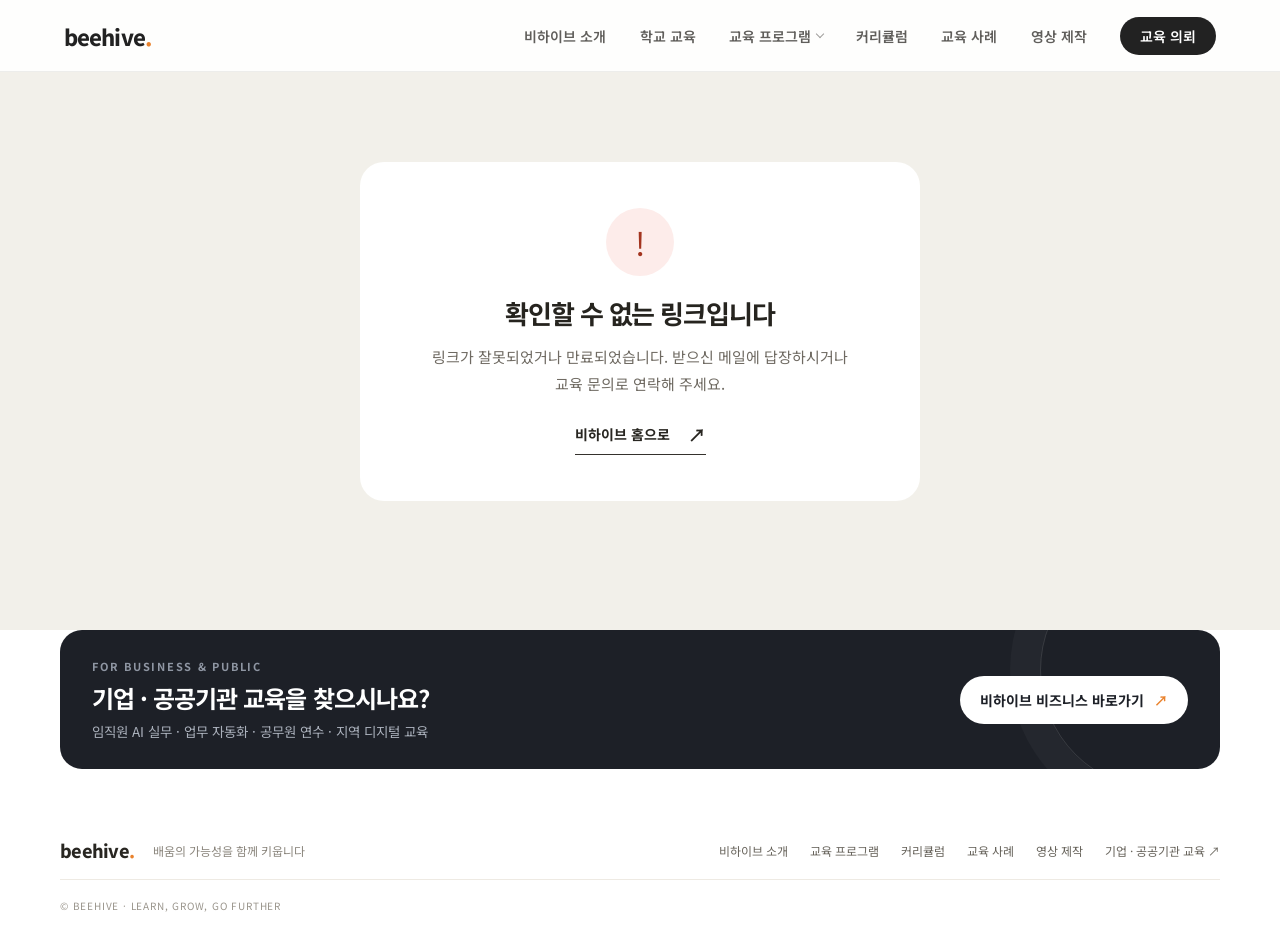
<file: confirmed.html>
<!doctype html>
<html lang="ko">
<head>
<meta charset="utf-8">
<meta name="viewport" content="width=device-width, initial-scale=1, viewport-fit=cover">
<title>교육 진행 확인 | 비하이브</title>
<meta name="robots" content="noindex">
<link rel="preconnect" href="https://fonts.googleapis.com">
<link rel="preconnect" href="https://fonts.gstatic.com" crossorigin>
<link rel="stylesheet" href="https://fonts.googleapis.com/css2?family=Noto+Sans+KR:wght@400;500;700;800&display=swap">
<link rel="stylesheet" href="assets/css/common.css">
<link rel="stylesheet" href="assets/css/pages.css">
<style>
.cf{min-height:70vh;display:grid;place-items:center;padding:calc(var(--nav-h) + 40px) 0 80px;background:var(--paper)}
.cf-box{width:min(560px,calc(100% - 40px));padding:46px 34px;border-radius:24px;background:#fff;text-align:center}
.cf-ic{display:grid;place-items:center;width:68px;height:68px;margin:0 auto 18px;border-radius:50%;font-size:32px}
.ok .cf-ic{background:#e9f1e4;color:#4f7a45}.already .cf-ic{background:#e8edfc;color:#3158de}.invalid .cf-ic{background:#fdecea;color:#a3341f}
.cf-box h1{margin:0 0 12px;font-size:26px;letter-spacing:-.04em}
.cf-box p{margin:0 auto 24px;max-width:420px;font-size:15px;line-height:1.8;color:#6f6a62}
</style>
</head>
<body class="no-note">
<div id="site-nav"></div>
<script src="assets/data/courses.js"></script>
<script src="assets/js/site.js"></script>
<main class="cf"><div class="cf-box" id="box"></div></main>
<div id="site-footer"></div>
<script>
(function () {
  var s = new URLSearchParams(location.search).get('s');
  var V = {
    ok: ['✓', '교육이 확정되었습니다', '감사합니다. 담당 강사를 배정한 뒤 일정과 세부 사항을 메일로 다시 안내드리겠습니다.'],
    already: ['✓', '이미 확정된 교육입니다', '교육 진행이 이미 확정되어 있습니다. 강사 배정 후 안내를 기다려 주세요.'],
    invalid: ['!', '확인할 수 없는 링크입니다', '링크가 잘못되었거나 만료되었습니다. 받으신 메일에 답장하시거나 교육 문의로 연락해 주세요.']
  };
  var v = V[s] || V.invalid, box = document.getElementById('box');
  box.className = 'cf-box ' + (V[s] ? s : 'invalid');
  box.innerHTML = '<div class="cf-ic">' + v[0] + '</div><h1>' + v[1] + '</h1><p>' + v[2] + '</p><a class="text-link" href="./">비하이브 홈으로 <span>↗</span></a>';
})();
</script>
</body>
</html>
</file>
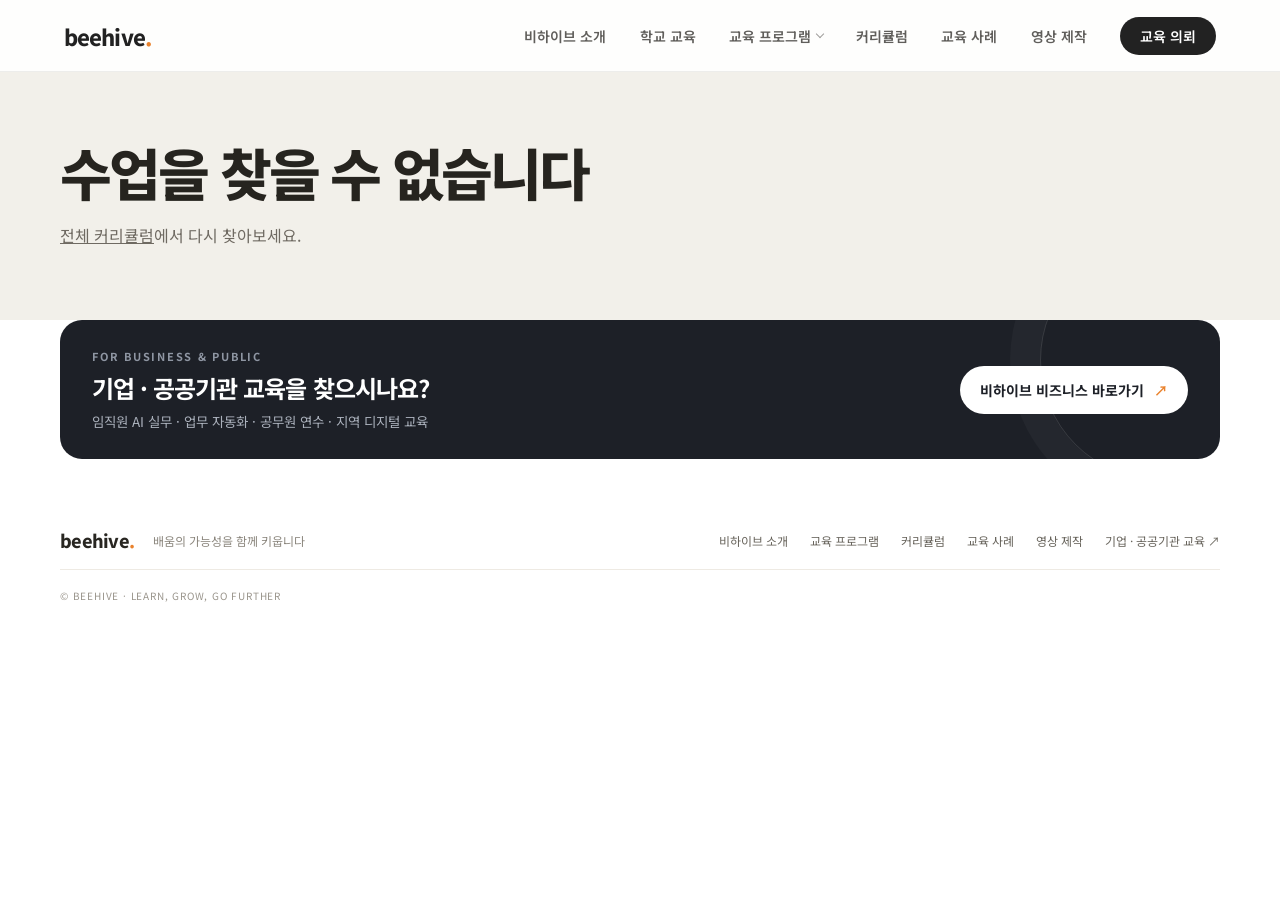
<file: course.html>
<!doctype html>
<html lang="ko">
<head>
<meta charset="utf-8">
<meta name="viewport" content="width=device-width, initial-scale=1, viewport-fit=cover">
<title>비하이브</title>
<meta name="description" content="비하이브의 AI · SW · 진로 · 융합 교육과 기업·기관 교육 프로그램을 대상별로 소개합니다.">
<link rel="preconnect" href="https://fonts.googleapis.com">
<link rel="preconnect" href="https://fonts.gstatic.com" crossorigin>
<link rel="stylesheet" href="https://fonts.googleapis.com/css2?family=Noto+Sans+KR:wght@400;500;700;800&display=swap">
<link rel="stylesheet" href="assets/css/common.css">
<link rel="stylesheet" href="assets/css/pages.css">
</head>
<body data-page="course">
<div id="site-nav"></div>
<script src="assets/data/courses.js"></script>
<script src="assets/data/plans.js?v=20261124"></script>
<script src="assets/js/site.js"></script>
<main id="page"></main>
<div id="site-footer"></div>
<script src="assets/js/pages.js?v=20261124"></script>
</body>
</html>
</file>
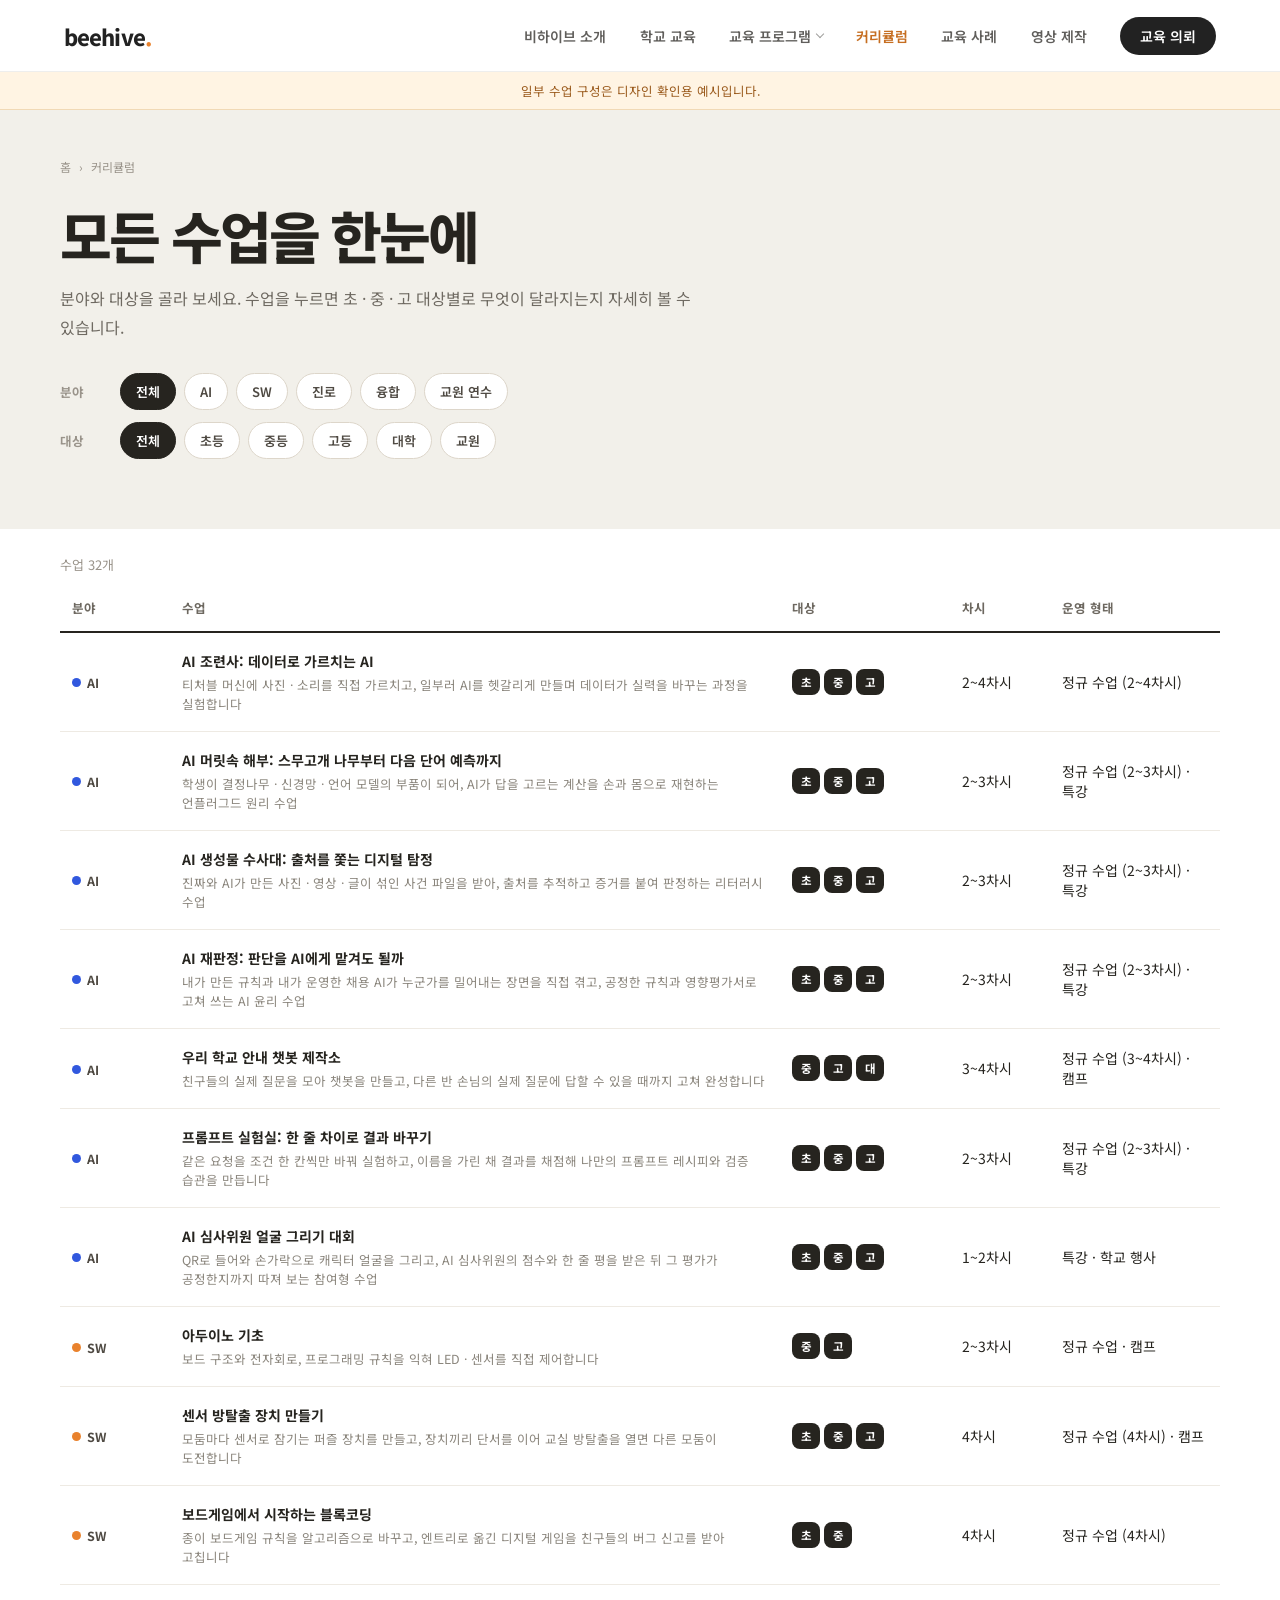
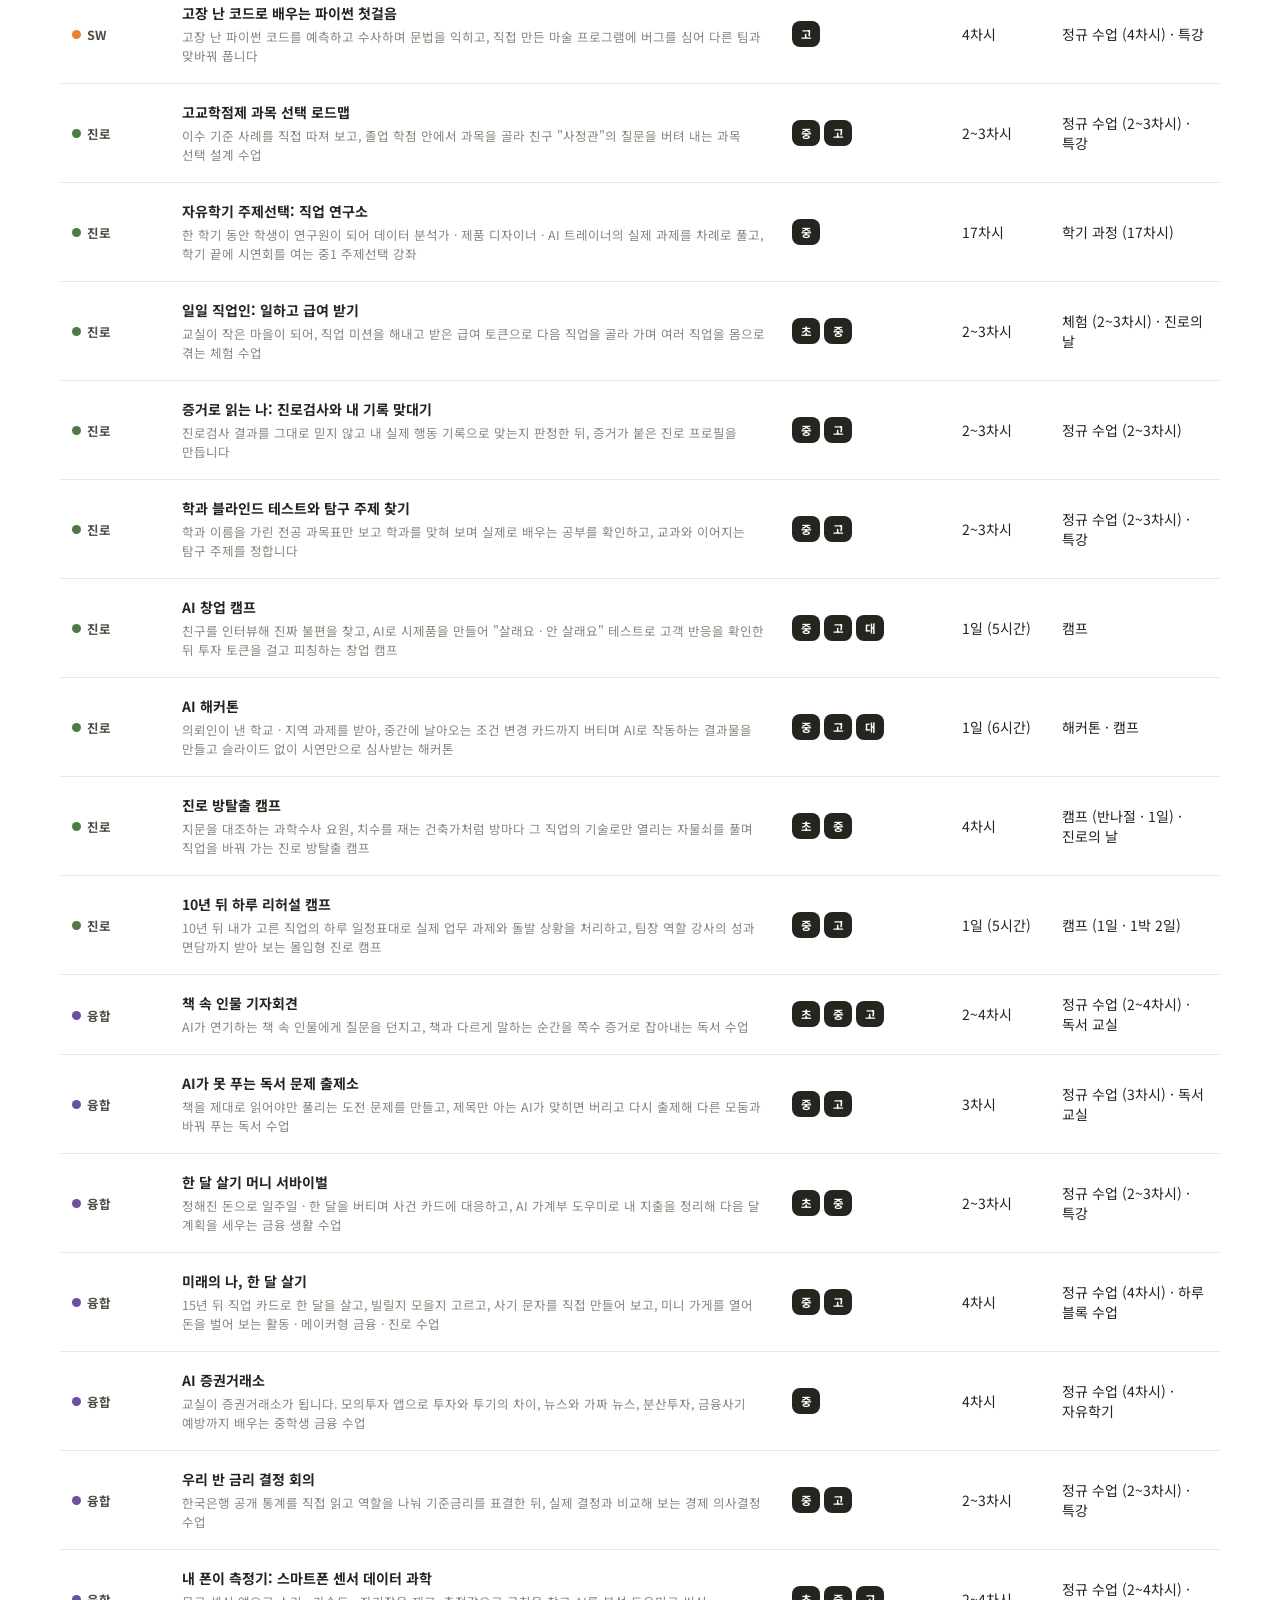
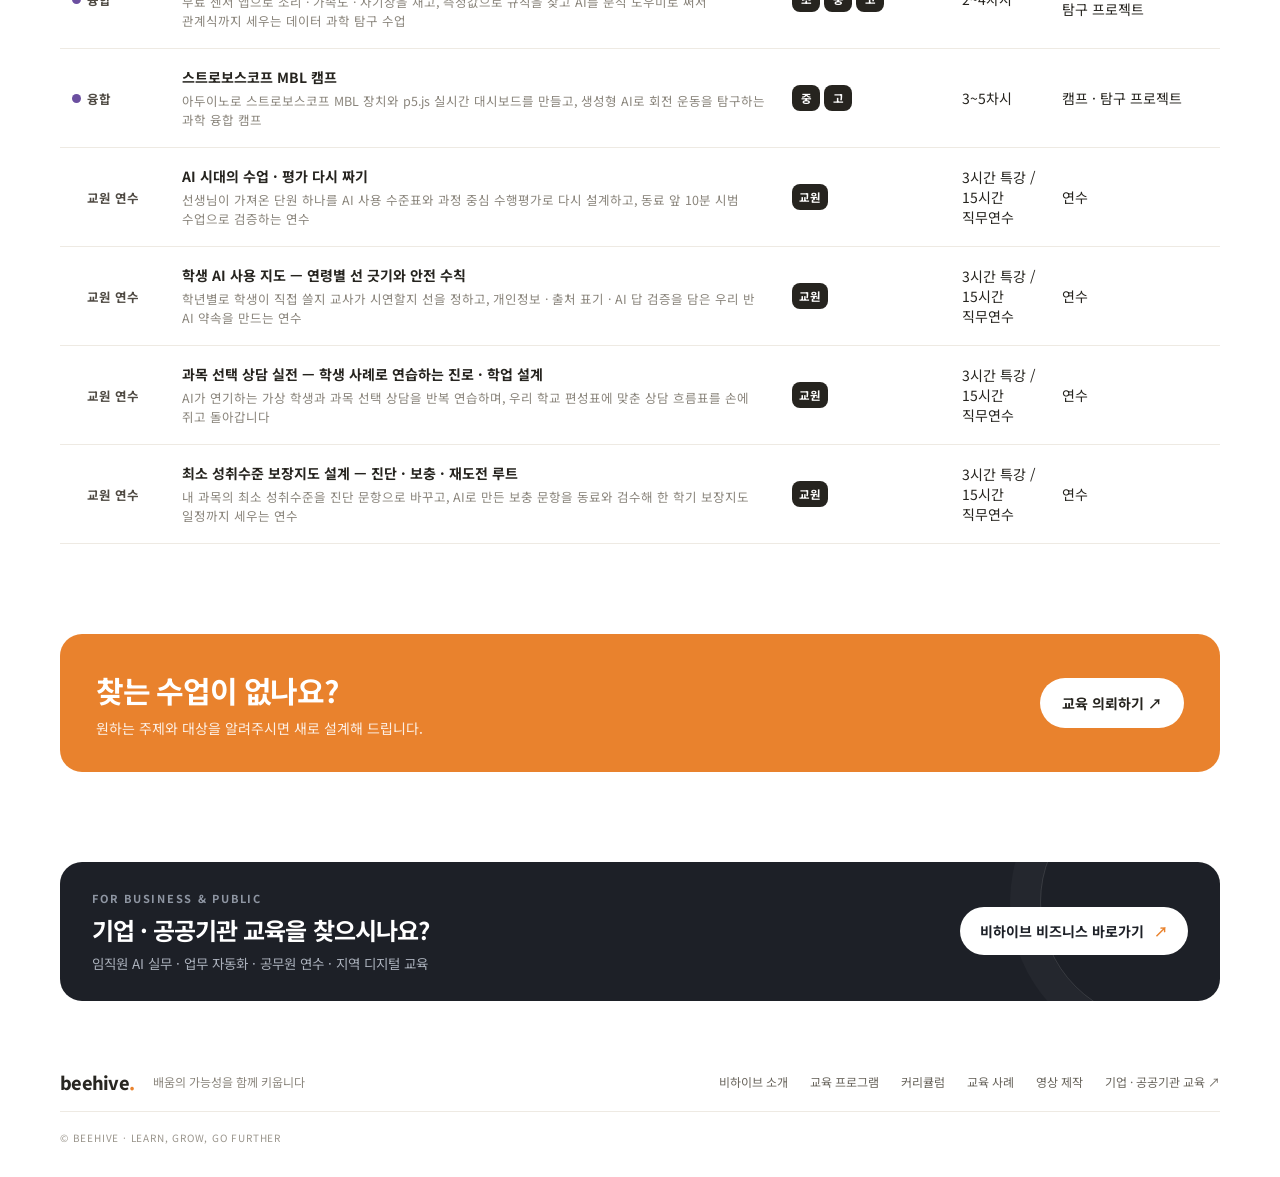
<file: curriculum.html>
<!doctype html>
<html lang="ko">
<head>
<meta charset="utf-8">
<meta name="viewport" content="width=device-width, initial-scale=1, viewport-fit=cover">
<title>비하이브</title>
<meta name="description" content="비하이브의 AI · SW · 진로 · 융합 교육과 기업·기관 교육 프로그램을 대상별로 소개합니다.">
<link rel="preconnect" href="https://fonts.googleapis.com">
<link rel="preconnect" href="https://fonts.gstatic.com" crossorigin>
<link rel="stylesheet" href="https://fonts.googleapis.com/css2?family=Noto+Sans+KR:wght@400;500;700;800&display=swap">
<link rel="stylesheet" href="assets/css/common.css">
<link rel="stylesheet" href="assets/css/pages.css">
</head>
<body data-page="curriculum">
<div id="site-nav"></div>
<script src="assets/data/courses.js"></script>
<script src="assets/js/site.js"></script>
<main id="page"></main>
<div id="site-footer"></div>
<script src="assets/js/pages.js"></script>
</body>
</html>
</file>
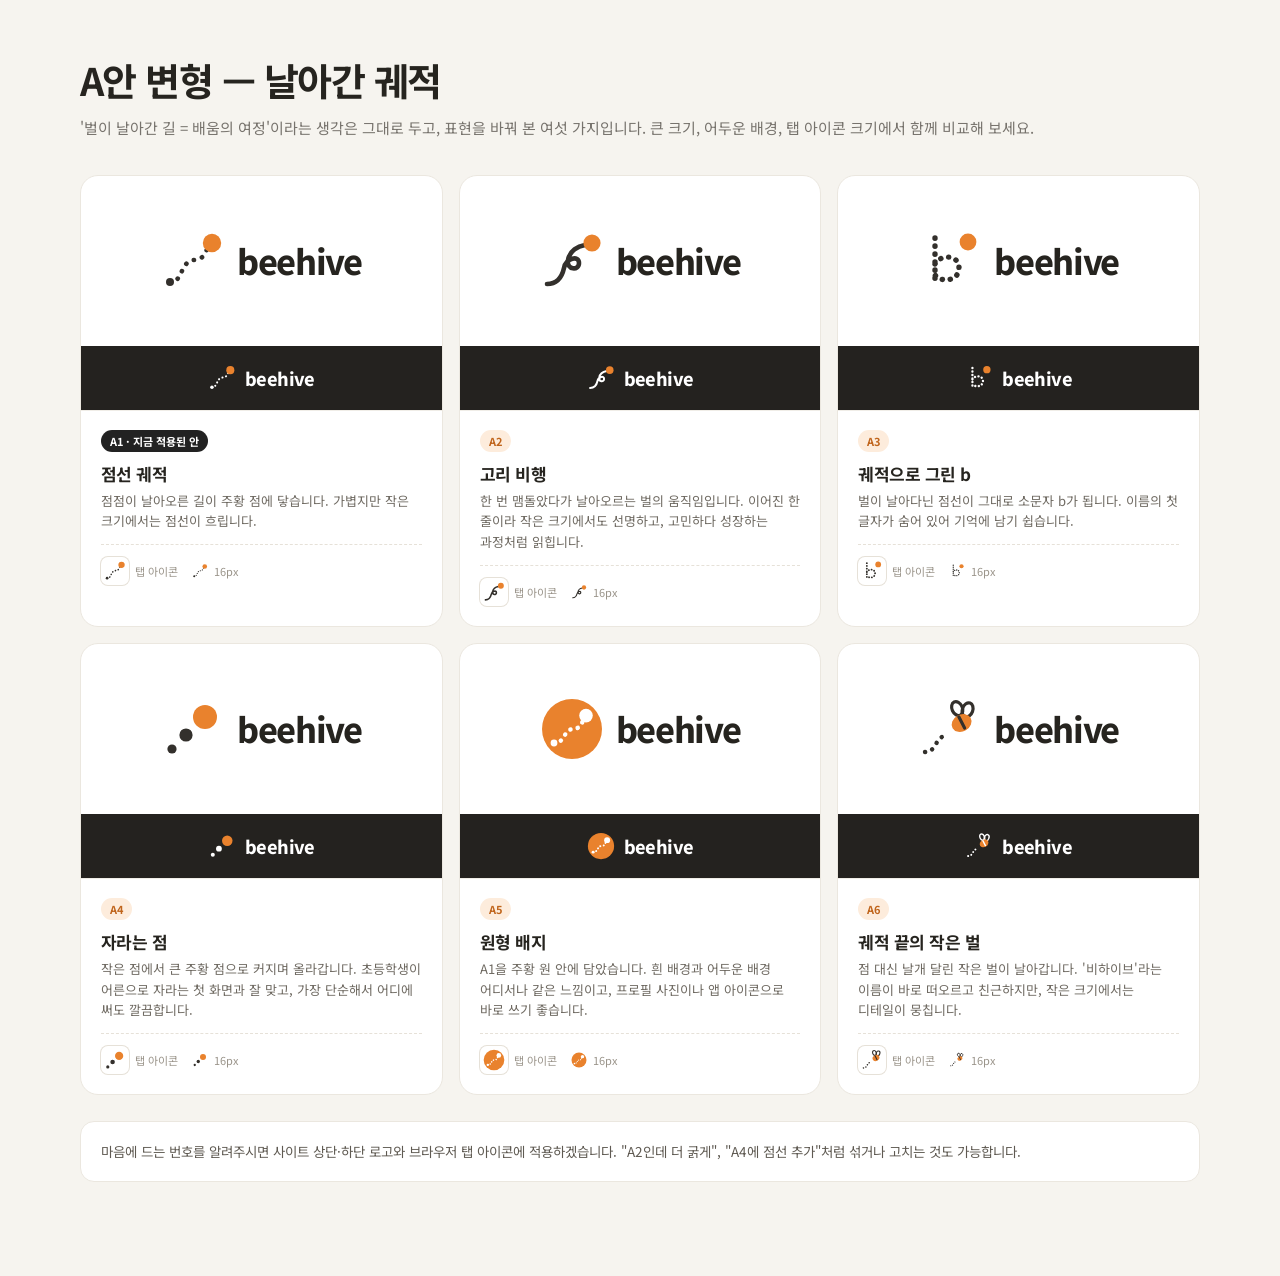
<file: logo-a-variations.html>
<!doctype html>
<html lang="ko">
<head>
<meta charset="utf-8">
<meta name="viewport" content="width=device-width, initial-scale=1">
<title>비하이브 로고 A안 변형</title>
<link rel="stylesheet" href="https://fonts.googleapis.com/css2?family=Noto+Sans+KR:wght@400;500;700;800&display=swap">
<style>
:root{--ink:#33302c;--orange:#e9822d}
*{box-sizing:border-box}
body{margin:0;background:#f6f4ef;color:#26241f;font-family:"Noto Sans KR",system-ui,sans-serif}
.wrap{width:min(1120px,calc(100% - 32px));margin:0 auto;padding:52px 0 80px}
h1{margin:0 0 8px;font-size:clamp(26px,4vw,38px);letter-spacing:-.04em}
.lead{margin:0 0 34px;color:#77736d;font-size:15px;line-height:1.7;word-break:keep-all}
.grid{display:grid;grid-template-columns:repeat(3,minmax(0,1fr));gap:16px}
.opt{background:#fff;border-radius:18px;overflow:hidden;border:1px solid #ebe7df}
.hero{display:grid;place-items:center;height:170px}
.lockup{display:flex;align-items:center;gap:12px}
.hero svg{width:64px;height:64px;color:var(--ink)}
.hero .word{font-size:34px;font-weight:800;letter-spacing:-.04em}
.dark{display:flex;align-items:center;justify-content:center;gap:9px;height:64px;background:#24221f;color:#fff}
.dark svg{width:28px;height:28px;color:#fff}.dark .word{font-size:18px;font-weight:800;letter-spacing:-.035em}
.body{padding:16px 20px 20px;border-top:1px solid #f0ede7}
.tag{display:inline-block;padding:3px 9px;border-radius:99px;background:#fdecdc;color:#c0651c;font-size:11px;font-weight:700}
.tag.now{background:#222;color:#fff}
.body h2{margin:9px 0 5px;font-size:17px;letter-spacing:-.03em}
.body p{margin:0 0 12px;color:#6f6a62;font-size:13px;line-height:1.6;word-break:keep-all}
.minis{display:flex;align-items:center;gap:14px;padding-top:12px;border-top:1px dashed #e6e1d8;font-size:11px;color:#9a948a}
.minis span{display:flex;align-items:center;gap:6px}
.minis svg{width:16px;height:16px;color:var(--ink)}
.minis .fav{width:28px;height:28px;padding:3px;border-radius:7px;box-shadow:0 0 0 1px #e6e1d8}
.note{margin-top:26px;padding:18px 20px;border-radius:14px;background:#fff;border:1px solid #ebe7df;font-size:13.5px;line-height:1.7;color:#5f5a52;word-break:keep-all}
@media(max-width:900px){.grid{grid-template-columns:1fr 1fr}}
@media(max-width:600px){.grid{grid-template-columns:1fr}}
</style>
</head>
<body>
<svg width="0" height="0" style="position:absolute" aria-hidden="true">
  <!-- A1 현재: 점선 궤적 -->
  <symbol id="a1" viewBox="0 0 32 32">
    <path d="M4.5 26.5C11 27 9.5 16 16.5 15.5S22 9 25 7.5" fill="none" stroke="currentColor" stroke-width="2.3" stroke-linecap="round" stroke-dasharray="0.1 4.2"/>
    <circle cx="4.5" cy="26.5" r="2" fill="currentColor"/>
    <circle cx="25.5" cy="7" r="4.6" fill="#e9822d"/>
  </symbol>
  <!-- A2 고리 비행: 한 번 맴돌고 날아오름 -->
  <symbol id="a2" viewBox="0 0 32 32">
    <path d="M3.5 27.5C8.5 27.5 11 24 12 19.5C13 14.5 19.5 13 19.5 17C19.5 21 13.2 20.5 14 15.5C14.8 10.8 19 8.6 22.5 8" fill="none" stroke="currentColor" stroke-width="2.3" stroke-linecap="round" stroke-linejoin="round"/>
    <circle cx="26" cy="7" r="4.3" fill="#e9822d"/>
  </symbol>
  <!-- A3 궤적으로 그린 b -->
  <symbol id="a3" viewBox="0 0 32 32">
    <path d="M8.5 4.5V25M8.5 17.5C10.5 13 20.5 12.2 20.5 19.5C20.5 26.2 11.5 27 8.5 23" fill="none" stroke="currentColor" stroke-width="2.7" stroke-linecap="round" stroke-dasharray="0.1 3.9"/>
    <circle cx="25" cy="6.5" r="4.2" fill="#e9822d"/>
  </symbol>
  <!-- A4 자라는 점: 작은 점 → 큰 점 -->
  <symbol id="a4" viewBox="0 0 32 32">
    <circle cx="5.5" cy="26" r="2.3" fill="currentColor"/>
    <circle cx="12.5" cy="19" r="3.3" fill="currentColor"/>
    <circle cx="22" cy="10" r="6" fill="#e9822d"/>
  </symbol>
  <!-- A5 원형 배지 -->
  <symbol id="a5" viewBox="0 0 32 32">
    <circle cx="16" cy="16" r="15" fill="#e9822d"/>
    <path d="M7 23C12.5 23.4 11.5 16.2 17 15.8S20.5 11 22 10" fill="none" stroke="#fff" stroke-width="2.2" stroke-linecap="round" stroke-dasharray="0.1 3.6"/>
    <circle cx="7" cy="23" r="1.7" fill="#fff"/>
    <circle cx="23" cy="9.3" r="3.4" fill="#fff"/>
  </symbol>
  <!-- A6 궤적 끝의 작은 벌 -->
  <symbol id="a6" viewBox="0 0 32 32">
    <path d="M3.5 27.5C9 28 8.5 20 14 19.2" fill="none" stroke="currentColor" stroke-width="2.2" stroke-linecap="round" stroke-dasharray="0.1 3.8"/>
    <ellipse cx="19.6" cy="5.8" rx="2.6" ry="3.6" transform="rotate(-25 19.6 5.8)" fill="none" stroke="currentColor" stroke-width="1.6"/>
    <ellipse cx="24.8" cy="6.4" rx="2.6" ry="3.6" transform="rotate(20 24.8 6.4)" fill="none" stroke="currentColor" stroke-width="1.6"/>
    <ellipse cx="21.8" cy="13" rx="5.2" ry="4.2" transform="rotate(-30 21.8 13)" fill="#e9822d"/>
    <path d="M20.4 9.9l2.9 5.6" stroke="currentColor" stroke-width="1.6" stroke-linecap="round"/>
  </symbol>
</svg>

<div class="wrap">
  <h1>A안 변형 — 날아간 궤적</h1>
  <p class="lead">'벌이 날아간 길 = 배움의 여정'이라는 생각은 그대로 두고, 표현을 바꿔 본 여섯 가지입니다. 큰 크기, 어두운 배경, 탭 아이콘 크기에서 함께 비교해 보세요.</p>
  <div class="grid">
    <section class="opt"><div class="hero"><div class="lockup"><svg><use href="#a1"/></svg><span class="word">beehive</span></div></div><div class="dark"><svg><use href="#a1"/></svg><span class="word">beehive</span></div>
      <div class="body"><span class="tag now">A1 · 지금 적용된 안</span><h2>점선 궤적</h2><p>점점이 날아오른 길이 주황 점에 닿습니다. 가볍지만 작은 크기에서는 점선이 흐립니다.</p><div class="minis"><span><svg class="fav"><use href="#a1"/></svg>탭 아이콘</span><span><svg><use href="#a1"/></svg>16px</span></div></div></section>

    <section class="opt"><div class="hero"><div class="lockup"><svg><use href="#a2"/></svg><span class="word">beehive</span></div></div><div class="dark"><svg><use href="#a2"/></svg><span class="word">beehive</span></div>
      <div class="body"><span class="tag">A2</span><h2>고리 비행</h2><p>한 번 맴돌았다가 날아오르는 벌의 움직임입니다. 이어진 한 줄이라 작은 크기에서도 선명하고, 고민하다 성장하는 과정처럼 읽힙니다.</p><div class="minis"><span><svg class="fav"><use href="#a2"/></svg>탭 아이콘</span><span><svg><use href="#a2"/></svg>16px</span></div></div></section>

    <section class="opt"><div class="hero"><div class="lockup"><svg><use href="#a3"/></svg><span class="word">beehive</span></div></div><div class="dark"><svg><use href="#a3"/></svg><span class="word">beehive</span></div>
      <div class="body"><span class="tag">A3</span><h2>궤적으로 그린 b</h2><p>벌이 날아다닌 점선이 그대로 소문자 b가 됩니다. 이름의 첫 글자가 숨어 있어 기억에 남기 쉽습니다.</p><div class="minis"><span><svg class="fav"><use href="#a3"/></svg>탭 아이콘</span><span><svg><use href="#a3"/></svg>16px</span></div></div></section>

    <section class="opt"><div class="hero"><div class="lockup"><svg><use href="#a4"/></svg><span class="word">beehive</span></div></div><div class="dark"><svg><use href="#a4"/></svg><span class="word">beehive</span></div>
      <div class="body"><span class="tag">A4</span><h2>자라는 점</h2><p>작은 점에서 큰 주황 점으로 커지며 올라갑니다. 초등학생이 어른으로 자라는 첫 화면과 잘 맞고, 가장 단순해서 어디에 써도 깔끔합니다.</p><div class="minis"><span><svg class="fav"><use href="#a4"/></svg>탭 아이콘</span><span><svg><use href="#a4"/></svg>16px</span></div></div></section>

    <section class="opt"><div class="hero"><div class="lockup"><svg><use href="#a5"/></svg><span class="word">beehive</span></div></div><div class="dark"><svg><use href="#a5"/></svg><span class="word">beehive</span></div>
      <div class="body"><span class="tag">A5</span><h2>원형 배지</h2><p>A1을 주황 원 안에 담았습니다. 흰 배경과 어두운 배경 어디서나 같은 느낌이고, 프로필 사진이나 앱 아이콘으로 바로 쓰기 좋습니다.</p><div class="minis"><span><svg class="fav"><use href="#a5"/></svg>탭 아이콘</span><span><svg><use href="#a5"/></svg>16px</span></div></div></section>

    <section class="opt"><div class="hero"><div class="lockup"><svg><use href="#a6"/></svg><span class="word">beehive</span></div></div><div class="dark"><svg><use href="#a6"/></svg><span class="word">beehive</span></div>
      <div class="body"><span class="tag">A6</span><h2>궤적 끝의 작은 벌</h2><p>점 대신 날개 달린 작은 벌이 날아갑니다. '비하이브'라는 이름이 바로 떠오르고 친근하지만, 작은 크기에서는 디테일이 뭉칩니다.</p><div class="minis"><span><svg class="fav"><use href="#a6"/></svg>탭 아이콘</span><span><svg><use href="#a6"/></svg>16px</span></div></div></section>
  </div>
  <p class="note">마음에 드는 번호를 알려주시면 사이트 상단·하단 로고와 브라우저 탭 아이콘에 적용하겠습니다. "A2인데 더 굵게", "A4에 점선 추가"처럼 섞거나 고치는 것도 가능합니다.</p>
</div>
</body>
</html>
</file>
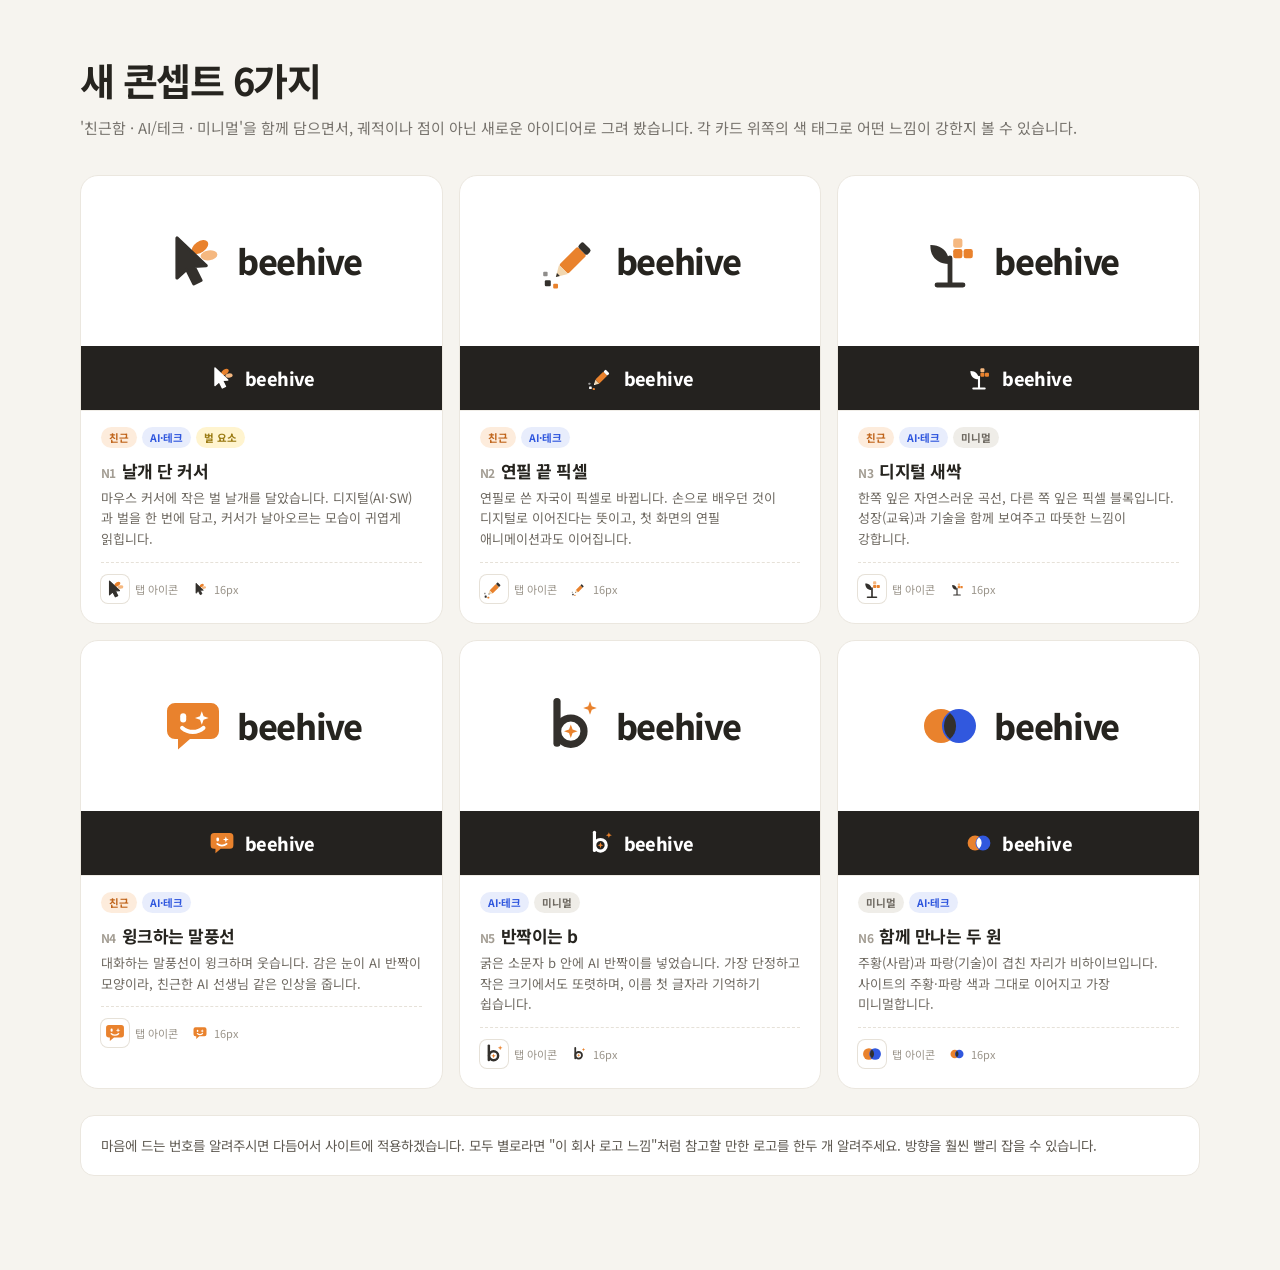
<file: logo-new-concepts.html>
<!doctype html>
<html lang="ko">
<head>
<meta charset="utf-8">
<meta name="viewport" content="width=device-width, initial-scale=1">
<title>비하이브 로고 새 콘셉트</title>
<link rel="stylesheet" href="https://fonts.googleapis.com/css2?family=Noto+Sans+KR:wght@400;500;700;800&display=swap">
<style>
:root{--ink:#33302c;--orange:#e9822d;--blue:#3158de}
*{box-sizing:border-box}
body{margin:0;background:#f6f4ef;color:#26241f;font-family:"Noto Sans KR",system-ui,sans-serif}
.wrap{width:min(1120px,calc(100% - 32px));margin:0 auto;padding:52px 0 80px}
h1{margin:0 0 8px;font-size:clamp(26px,4vw,38px);letter-spacing:-.04em}
.lead{margin:0 0 34px;color:#77736d;font-size:15px;line-height:1.7;word-break:keep-all}
.grid{display:grid;grid-template-columns:repeat(3,minmax(0,1fr));gap:16px}
.opt{background:#fff;border-radius:18px;overflow:hidden;border:1px solid #ebe7df}
.hero{display:grid;place-items:center;height:170px}
.lockup{display:flex;align-items:center;gap:12px}
.hero svg{width:64px;height:64px}
.hero .word{font-size:34px;font-weight:800;letter-spacing:-.04em}
.dark{display:flex;align-items:center;justify-content:center;gap:9px;height:64px;background:#24221f;color:#fff}
.dark svg{width:28px;height:28px}.dark .word{font-size:18px;font-weight:800;letter-spacing:-.035em}
.body{padding:16px 20px 20px;border-top:1px solid #f0ede7}
.chips{display:flex;gap:5px;flex-wrap:wrap}
.chip{padding:3px 8px;border-radius:99px;font-size:10.5px;font-weight:700}
.c-warm{background:#fdecdc;color:#c0651c}.c-tech{background:#e8edfc;color:#3158de}.c-min{background:#efede8;color:#6d6860}.c-bee{background:#fff4cf;color:#9a7a12}
.body h2{margin:10px 0 5px;font-size:17px;letter-spacing:-.03em}
.body h2 small{font-size:12px;color:#a39d93;font-weight:700;margin-right:6px}
.body p{margin:0 0 12px;color:#6f6a62;font-size:13px;line-height:1.6;word-break:keep-all}
.minis{display:flex;align-items:center;gap:14px;padding-top:12px;border-top:1px dashed #e6e1d8;font-size:11px;color:#9a948a}
.minis span{display:flex;align-items:center;gap:6px}
.minis svg{width:16px;height:16px}
.minis .fav{width:28px;height:28px;padding:3px;border-radius:7px;box-shadow:0 0 0 1px #e6e1d8}
.note{margin-top:26px;padding:18px 20px;border-radius:14px;background:#fff;border:1px solid #ebe7df;font-size:13.5px;line-height:1.7;color:#5f5a52;word-break:keep-all}
/* 어두운 배경에서 잉크색 → 흰색 */
.dark .ink{fill:#fff}.dark .inks{stroke:#fff}
.ink{fill:var(--ink)}.inks{stroke:var(--ink)}
@media(max-width:900px){.grid{grid-template-columns:1fr 1fr}}
@media(max-width:600px){.grid{grid-template-columns:1fr}}
</style>
</head>
<body>
<template id="marks">
  <!-- N1 날개 단 커서 -->
  <svg data-k="n1" viewBox="0 0 32 32"><ellipse cx="19.5" cy="9" rx="4.6" ry="2.8" transform="rotate(-35 19.5 9)" fill="#e9822d"/><ellipse cx="24" cy="13.2" rx="4.2" ry="2.5" transform="rotate(-8 24 13.2)" fill="#f5b880"/><path class="ink inks" d="M8 4.5V24.5L12.8 20.2L16.4 27.4L20 25.7L16.5 18.7L22.6 18.3Z" stroke-width="1.6" stroke-linejoin="round"/></svg>
  <!-- N2 연필 끝 픽셀 -->
  <svg data-k="n2" viewBox="0 0 32 32"><g transform="rotate(-45 16 16)"><rect x="10" y="12.8" width="13" height="6.4" rx="1" fill="#e9822d"/><rect class="ink" x="23" y="12.8" width="3.6" height="6.4" rx="1.2"/><path d="M10 12.8V19.2L4.6 16Z" fill="#f2d7b0"/><path class="ink" d="M6.4 14.95V17.05L4.6 16Z"/></g><rect class="ink" x="2.4" y="25.6" width="3" height="3" rx=".6"/><rect x="6.6" y="27.4" width="2.4" height="2.4" rx=".5" fill="#e9822d"/><rect class="ink" x="1.6" y="21.4" width="2.2" height="2.2" rx=".5" opacity=".55"/></svg>
  <!-- N3 디지털 새싹 -->
  <svg data-k="n3" viewBox="0 0 32 32"><path class="inks" d="M16 28V14.5M9.5 28H22.5" fill="none" stroke-width="2.4" stroke-linecap="round"/><path class="ink" d="M15.6 17.5C9.6 17.6 6 13.6 6.2 8C12 7.9 15.6 11.6 15.6 17.5Z"/><rect x="17.6" y="10" width="4.6" height="4.6" rx="1.1" fill="#e9822d"/><rect x="22.8" y="10" width="4.6" height="4.6" rx="1.1" fill="#e9822d"/><rect x="17.6" y="4.8" width="4.6" height="4.6" rx="1.1" fill="#f5b880"/></svg>
  <!-- N4 윙크하는 말풍선 -->
  <svg data-k="n4" viewBox="0 0 32 32"><path d="M7 4.5H25A4 4 0 0 1 29 8.5V18.5A4 4 0 0 1 25 22.5H14.5L8.5 27.8V22.5H7A4 4 0 0 1 3 18.5V8.5A4 4 0 0 1 7 4.5Z" fill="#e9822d"/><rect x="9.6" y="9.6" width="3" height="4.6" rx="1.5" fill="#fff"/><path d="M20.4 8.6L21.3 11.1L23.8 12L21.3 12.9L20.4 15.4L19.5 12.9L17 12L19.5 11.1Z" fill="#fff"/><path d="M10.6 17C13.6 19.6 18.2 19.6 21.2 17" fill="none" stroke="#fff" stroke-width="2.1" stroke-linecap="round"/></svg>
  <!-- N5 반짝이는 b -->
  <svg data-k="n5" viewBox="0 0 32 32"><path class="inks" d="M8.5 3.8V24.6" fill="none" stroke-width="3.6" stroke-linecap="round"/><circle class="inks" cx="15.4" cy="18.6" r="6.6" fill="none" stroke-width="3.6"/><path d="M15.4 15.2L16.3 17.7L18.8 18.6L16.3 19.5L15.4 22L14.5 19.5L12 18.6L14.5 17.7Z" fill="#e9822d"/><path d="M25 3.6L25.9 6.1L28.4 7L25.9 7.9L25 10.4L24.1 7.9L21.6 7L24.1 6.1Z" fill="#e9822d"/></svg>
  <!-- N6 겹치는 두 원 -->
  <svg data-k="n6" viewBox="0 0 32 32"><circle cx="11.5" cy="16" r="8.5" fill="#e9822d"/><circle cx="20.5" cy="16" r="8.5" fill="#3158de"/><path class="ink" d="M16 9.5A8.5 8.5 0 0 1 16 22.5A8.5 8.5 0 0 1 16 9.5Z"/></svg>
</template>

<div class="wrap">
  <h1>새 콘셉트 6가지</h1>
  <p class="lead">'친근함 · AI/테크 · 미니멀'을 함께 담으면서, 궤적이나 점이 아닌 새로운 아이디어로 그려 봤습니다. 각 카드 위쪽의 색 태그로 어떤 느낌이 강한지 볼 수 있습니다.</p>
  <div class="grid" id="grid"></div>
  <p class="note">마음에 드는 번호를 알려주시면 다듬어서 사이트에 적용하겠습니다. 모두 별로라면 "이 회사 로고 느낌"처럼 참고할 만한 로고를 한두 개 알려주세요. 방향을 훨씬 빨리 잡을 수 있습니다.</p>
</div>
<script>
const info={
  n1:{t:'날개 단 커서',c:['warm','tech','bee'],d:'마우스 커서에 작은 벌 날개를 달았습니다. 디지털(AI·SW)과 벌을 한 번에 담고, 커서가 날아오르는 모습이 귀엽게 읽힙니다.'},
  n2:{t:'연필 끝 픽셀',c:['warm','tech'],d:'연필로 쓴 자국이 픽셀로 바뀝니다. 손으로 배우던 것이 디지털로 이어진다는 뜻이고, 첫 화면의 연필 애니메이션과도 이어집니다.'},
  n3:{t:'디지털 새싹',c:['warm','tech','min'],d:'한쪽 잎은 자연스러운 곡선, 다른 쪽 잎은 픽셀 블록입니다. 성장(교육)과 기술을 함께 보여주고 따뜻한 느낌이 강합니다.'},
  n4:{t:'윙크하는 말풍선',c:['warm','tech'],d:'대화하는 말풍선이 윙크하며 웃습니다. 감은 눈이 AI 반짝이 모양이라, 친근한 AI 선생님 같은 인상을 줍니다.'},
  n5:{t:'반짝이는 b',c:['tech','min'],d:'굵은 소문자 b 안에 AI 반짝이를 넣었습니다. 가장 단정하고 작은 크기에서도 또렷하며, 이름 첫 글자라 기억하기 쉽습니다.'},
  n6:{t:'함께 만나는 두 원',c:['min','tech'],d:'주황(사람)과 파랑(기술)이 겹친 자리가 비하이브입니다. 사이트의 주황·파랑 색과 그대로 이어지고 가장 미니멀합니다.'}
};
const lab={warm:['c-warm','친근'],tech:['c-tech','AI·테크'],min:['c-min','미니멀'],bee:['c-bee','벌 요소']};
const tpl=document.getElementById('marks').content, grid=document.getElementById('grid');
let i=0;
for(const k in info){i++;const m=()=>tpl.querySelector(`[data-k="${k}"]`).cloneNode(true);
  const card=document.createElement('section');card.className='opt';
  card.innerHTML=`<div class="hero"><div class="lockup"></div></div><div class="dark"></div><div class="body"><div class="chips">${info[k].c.map(c=>`<span class="chip ${lab[c][0]}">${lab[c][1]}</span>`).join('')}</div><h2><small>N${i}</small>${info[k].t}</h2><p>${info[k].d}</p><div class="minis"><span class="f">탭 아이콘</span><span class="s">16px</span></div></div>`;
  const h=card.querySelector('.lockup');h.append(m());h.insertAdjacentHTML('beforeend','<span class="word">beehive</span>');
  const d=card.querySelector('.dark');d.append(m());d.insertAdjacentHTML('beforeend','<span class="word">beehive</span>');
  const f=m();f.classList.add('fav');card.querySelector('.f').prepend(f);card.querySelector('.s').prepend(m());
  grid.append(card);}
</script>
</body>
</html>
</file>
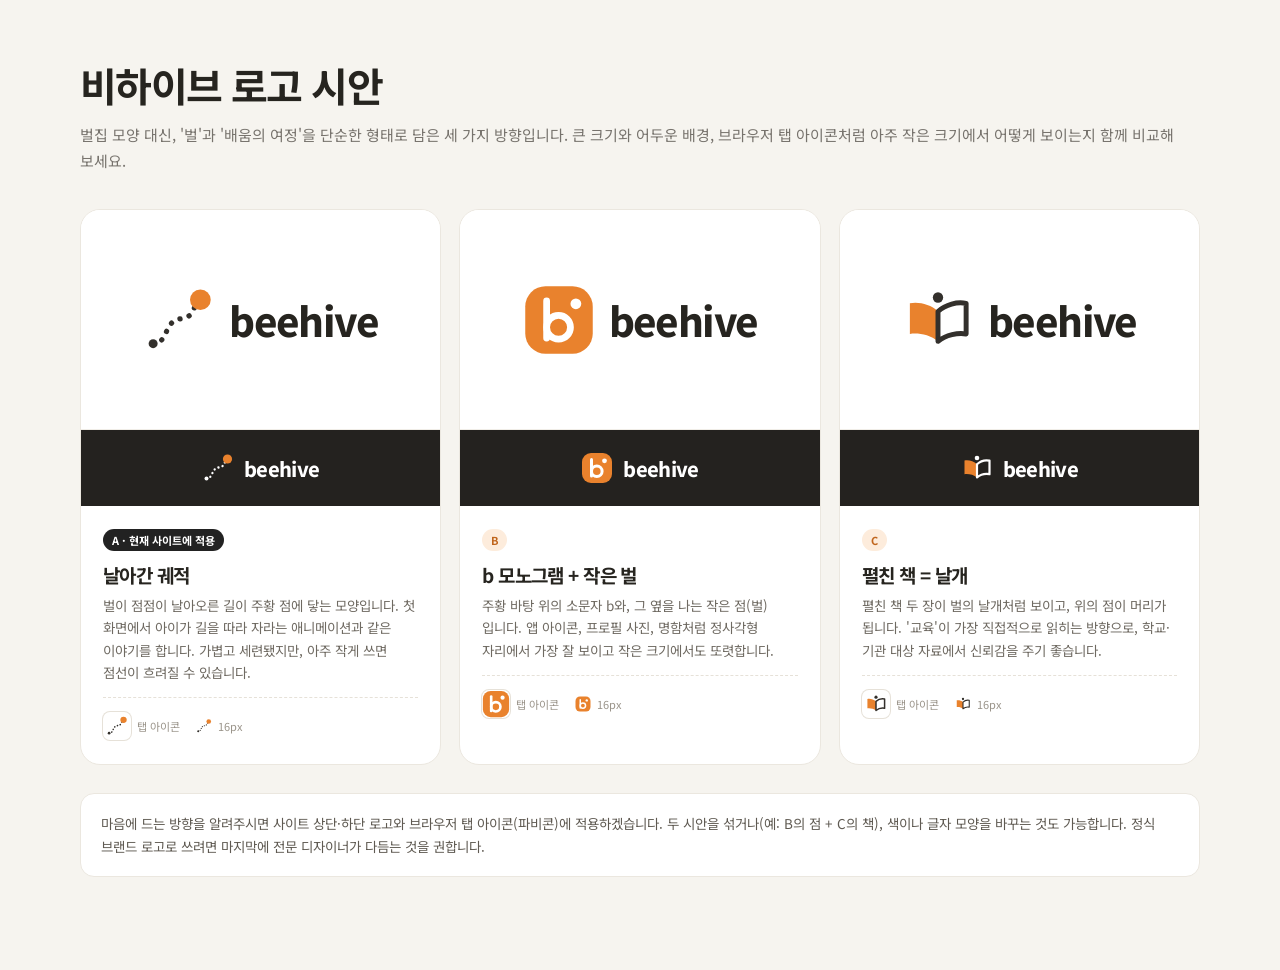
<file: logo-options.html>
<!doctype html>
<html lang="ko">
<head>
<meta charset="utf-8">
<meta name="viewport" content="width=device-width, initial-scale=1">
<title>비하이브 로고 시안</title>
<link rel="stylesheet" href="https://fonts.googleapis.com/css2?family=Noto+Sans+KR:wght@400;500;700;800&display=swap">
<style>
:root{--ink:#33302c;--orange:#e9822d;--blue:#3158de;--paper:#f6f4ef}
*{box-sizing:border-box}
body{margin:0;background:var(--paper);color:#26241f;font-family:"Noto Sans KR",system-ui,sans-serif}
.wrap{width:min(1120px,calc(100% - 32px));margin:0 auto;padding:56px 0 80px}
h1{margin:0 0 8px;font-size:clamp(26px,4vw,40px);letter-spacing:-.04em}
.lead{margin:0 0 36px;color:#77736d;font-size:15px;line-height:1.7;word-break:keep-all}
.grid{display:grid;grid-template-columns:repeat(3,minmax(0,1fr));gap:18px}
.opt{background:#fff;border-radius:20px;overflow:hidden;border:1px solid #ebe7df}
.hero{display:grid;place-items:center;height:220px;background:#fff;border-bottom:1px solid #f0ede7}
.hero .lockup{display:flex;align-items:center;gap:14px}
.hero svg{width:72px;height:72px}
.hero .word{font-size:40px;font-weight:800;letter-spacing:-.04em}
.dark{display:flex;align-items:center;justify-content:center;gap:10px;height:76px;background:#24221f;color:#fff}
.dark svg{width:32px;height:32px}.dark .word{font-size:20px;font-weight:800;letter-spacing:-.035em}
.body{padding:20px 22px 24px}
.tag{display:inline-block;padding:3px 9px;border-radius:99px;background:#fdecdc;color:#c0651c;font-size:11px;font-weight:700}
.tag.now{background:#222;color:#fff}
.body h2{margin:10px 0 6px;font-size:19px;letter-spacing:-.03em}
.body p{margin:0 0 14px;color:#6f6a62;font-size:13.5px;line-height:1.65;word-break:keep-all}
.minis{display:flex;align-items:center;gap:16px;padding-top:14px;border-top:1px dashed #e6e1d8;font-size:11px;color:#9a948a}
.minis span{display:flex;align-items:center;gap:6px}
.minis svg{width:16px;height:16px}
.fav{width:28px!important;height:28px!important;border-radius:7px;background:#fff;box-shadow:0 0 0 1px #e6e1d8}
.note{margin-top:28px;padding:18px 20px;border-radius:14px;background:#fff;border:1px solid #ebe7df;font-size:13.5px;line-height:1.7;color:#5f5a52;word-break:keep-all}
@media(max-width:860px){.grid{grid-template-columns:1fr}.hero{height:180px}}
</style>
</head>
<body>
<svg width="0" height="0" style="position:absolute" aria-hidden="true">
  <!-- A. 날아간 궤적 -->
  <symbol id="mA" viewBox="0 0 32 32">
    <path d="M4.5 26.5C11 27 9.5 16 16.5 15.5S22 9 25 7.5" fill="none" stroke="currentColor" stroke-width="2.3" stroke-linecap="round" stroke-dasharray="0.1 4.2"/>
    <circle cx="4.5" cy="26.5" r="2" fill="currentColor"/>
    <circle cx="25.5" cy="7" r="4.6" fill="#e9822d"/>
  </symbol>
  <!-- B. b 모노그램 + 점 -->
  <symbol id="mB" viewBox="0 0 32 32">
    <rect x="1" y="1" width="30" height="30" rx="9" fill="#e9822d"/>
    <path d="M10.5 7.5v16.5" stroke="#fff" stroke-width="3" stroke-linecap="round" fill="none"/>
    <circle cx="15.8" cy="19.2" r="5.3" stroke="#fff" stroke-width="3" fill="none"/>
    <circle cx="23.5" cy="8.8" r="2.4" fill="#fff"/>
  </symbol>
  <!-- C. 펼친 책 = 날개 -->
  <symbol id="mC" viewBox="0 0 32 32">
    <path d="M16 25.5C12.5 22.5 7 21.6 3.5 22.2V8.6C7.4 7.8 12.6 9 16 12.2Z" fill="#e9822d"/>
    <path d="M16 25.5C19.5 22.5 25 21.6 28.5 22.2V8.6C24.6 7.8 19.4 9 16 12.2Z" fill="none" stroke="currentColor" stroke-width="2.2" stroke-linejoin="round"/>
    <circle cx="16" cy="6" r="2.3" fill="currentColor"/>
  </symbol>
</svg>

<div class="wrap">
  <h1>비하이브 로고 시안</h1>
  <p class="lead">벌집 모양 대신, '벌'과 '배움의 여정'을 단순한 형태로 담은 세 가지 방향입니다. 큰 크기와 어두운 배경, 브라우저 탭 아이콘처럼 아주 작은 크기에서 어떻게 보이는지 함께 비교해 보세요.</p>

  <div class="grid">
    <section class="opt">
      <div class="hero"><div class="lockup"><svg style="color:var(--ink)"><use href="#mA"/></svg><span class="word">beehive</span></div></div>
      <div class="dark"><svg style="color:#fff"><use href="#mA"/></svg><span class="word">beehive</span></div>
      <div class="body">
        <span class="tag now">A · 현재 사이트에 적용</span>
        <h2>날아간 궤적</h2>
        <p>벌이 점점이 날아오른 길이 주황 점에 닿는 모양입니다. 첫 화면에서 아이가 길을 따라 자라는 애니메이션과 같은 이야기를 합니다. 가볍고 세련됐지만, 아주 작게 쓰면 점선이 흐려질 수 있습니다.</p>
        <div class="minis"><span><svg class="fav" style="color:var(--ink);padding:3px"><use href="#mA"/></svg>탭 아이콘</span><span><svg style="color:var(--ink)"><use href="#mA"/></svg>16px</span></div>
      </div>
    </section>

    <section class="opt">
      <div class="hero"><div class="lockup"><svg><use href="#mB"/></svg><span class="word">beehive</span></div></div>
      <div class="dark"><svg><use href="#mB"/></svg><span class="word">beehive</span></div>
      <div class="body">
        <span class="tag">B</span>
        <h2>b 모노그램 + 작은 벌</h2>
        <p>주황 바탕 위의 소문자 b와, 그 옆을 나는 작은 점(벌)입니다. 앱 아이콘, 프로필 사진, 명함처럼 정사각형 자리에서 가장 잘 보이고 작은 크기에서도 또렷합니다.</p>
        <div class="minis"><span><svg class="fav"><use href="#mB"/></svg>탭 아이콘</span><span><svg><use href="#mB"/></svg>16px</span></div>
      </div>
    </section>

    <section class="opt">
      <div class="hero"><div class="lockup"><svg style="color:var(--ink)"><use href="#mC"/></svg><span class="word">beehive</span></div></div>
      <div class="dark"><svg style="color:#fff"><use href="#mC"/></svg><span class="word">beehive</span></div>
      <div class="body">
        <span class="tag">C</span>
        <h2>펼친 책 = 날개</h2>
        <p>펼친 책 두 장이 벌의 날개처럼 보이고, 위의 점이 머리가 됩니다. '교육'이 가장 직접적으로 읽히는 방향으로, 학교·기관 대상 자료에서 신뢰감을 주기 좋습니다.</p>
        <div class="minis"><span><svg class="fav" style="color:var(--ink);padding:3px"><use href="#mC"/></svg>탭 아이콘</span><span><svg style="color:var(--ink)"><use href="#mC"/></svg>16px</span></div>
      </div>
    </section>
  </div>

  <p class="note">마음에 드는 방향을 알려주시면 사이트 상단·하단 로고와 브라우저 탭 아이콘(파비콘)에 적용하겠습니다. 두 시안을 섞거나(예: B의 점 + C의 책), 색이나 글자 모양을 바꾸는 것도 가능합니다. 정식 브랜드 로고로 쓰려면 마지막에 전문 디자이너가 다듬는 것을 권합니다.</p>
</div>
</body>
</html>
</file>
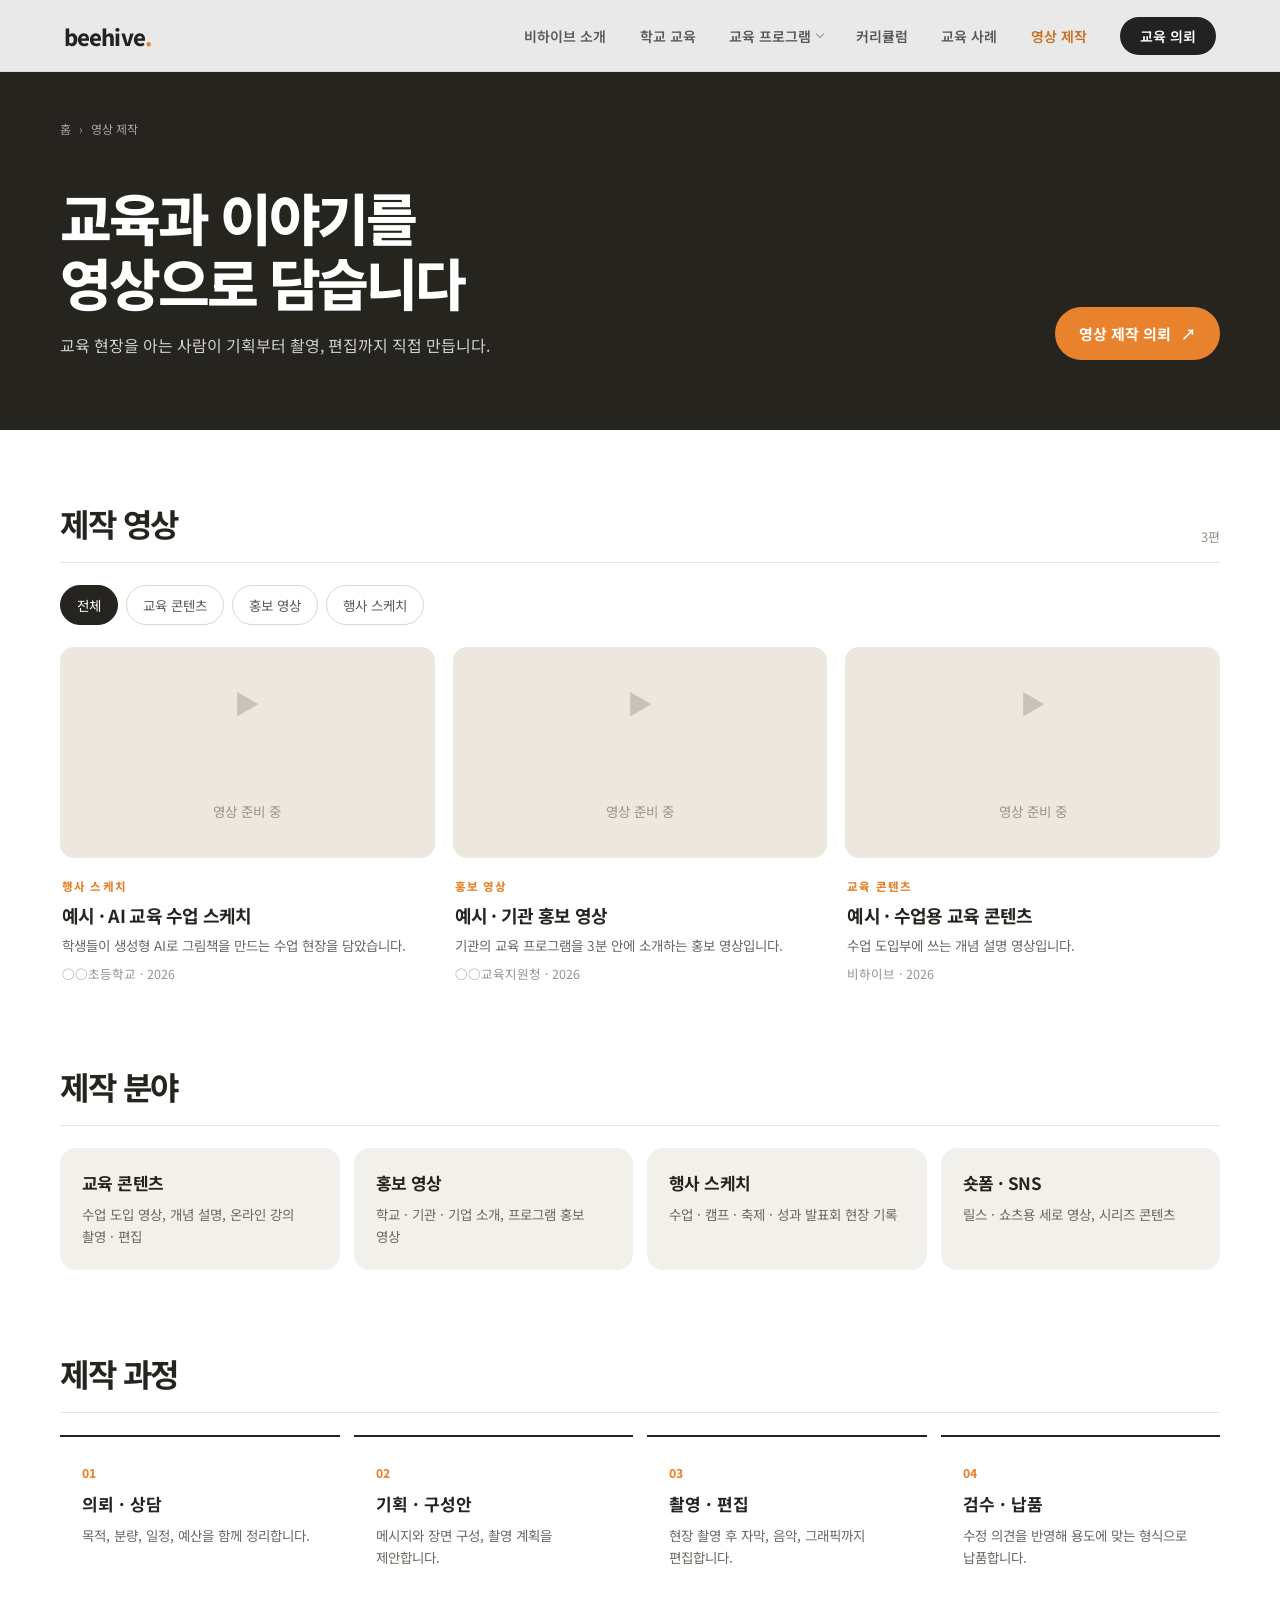
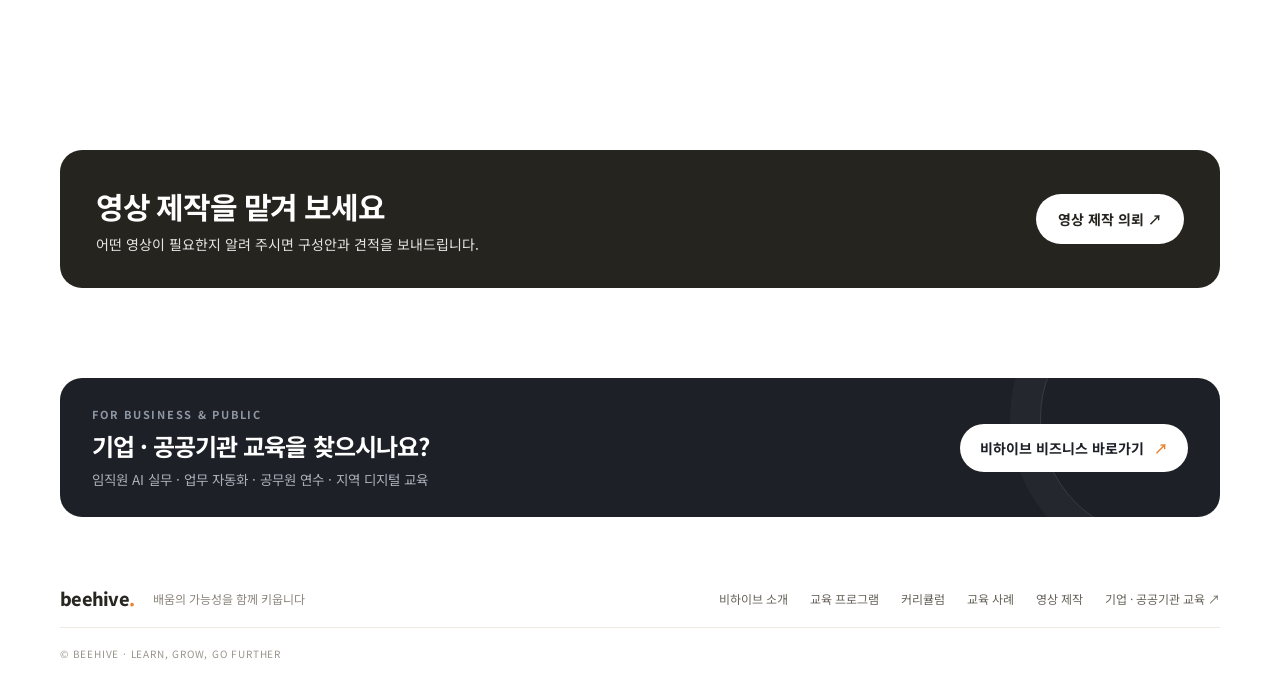
<file: media.html>
<!doctype html>
<html lang="ko">
<head>
<meta charset="utf-8">
<meta name="viewport" content="width=device-width, initial-scale=1, viewport-fit=cover">
<title>영상 제작 | 비하이브</title>
<meta name="description" content="비하이브가 제작한 교육 콘텐츠, 홍보 영상, 행사 스케치, 숏폼 영상을 소개합니다.">
<link rel="preconnect" href="https://fonts.googleapis.com">
<link rel="preconnect" href="https://fonts.gstatic.com" crossorigin>
<link rel="stylesheet" href="https://fonts.googleapis.com/css2?family=Nanum+Pen+Script&family=Noto+Sans+KR:wght@400;500;700;800&display=swap">
<link rel="stylesheet" href="assets/css/common.css">
<link rel="stylesheet" href="assets/css/pages.css">
<style>
.media-top{padding-top:calc(var(--nav-h) + 48px);background:#26241f;color:#fff}
.media-top .crumb,.media-top .crumb a{color:rgba(255,255,255,.6)}
.media-top .page-lead{color:rgba(255,255,255,.78)}
.media-top .hero-row{display:flex;justify-content:space-between;align-items:end;gap:24px;flex-wrap:wrap}
.btn-order{display:inline-flex;align-items:center;gap:10px;padding:16px 24px;border-radius:99px;background:var(--orange);color:#fff;font-size:15px;font-weight:700;text-decoration:none;transition:transform .2s}
.btn-order:hover{transform:translateY(-2px)}
.v-filter{display:flex;flex-wrap:wrap;gap:8px;margin-bottom:22px}
.v-filter button{padding:9px 16px;border:1px solid #ddd6ca;border-radius:99px;background:#fff;color:#5f5a52;font:inherit;font-size:13.5px;cursor:pointer}
.v-filter button[aria-pressed="true"]{background:#26241f;border-color:#26241f;color:#fff}
.v-grid{display:grid;grid-template-columns:repeat(3,minmax(0,1fr));gap:18px}
.v-card{display:flex;flex-direction:column}
.v-frame{position:relative;aspect-ratio:16/9;border-radius:14px;overflow:hidden;background:#ece8e0}
.v-frame iframe,.v-frame video{position:absolute;inset:0;width:100%;height:100%;border:0;object-fit:cover}
.v-frame.empty{display:grid;place-items:center;color:#9a948a;font-size:13.5px}
.v-frame.empty:before{content:"▶";display:block;margin:0 auto 6px;font-size:26px;color:#c9c2b6;text-align:center}
.v-meta{padding:14px 2px 0}
.v-meta small{font-size:11.5px;font-weight:800;letter-spacing:.1em;color:var(--orange)}
.v-meta h3{margin:6px 0 6px;font-size:18px;letter-spacing:-.04em;word-break:keep-all}
.v-meta p{margin:0;font-size:13.5px;line-height:1.65;color:var(--ink-soft);word-break:keep-all}
.v-meta .who{margin-top:8px;font-size:12.5px;color:#99938a}
.svc{display:grid;grid-template-columns:repeat(4,minmax(0,1fr));gap:14px}
.svc article{padding:22px;border-radius:16px;background:var(--paper)}
.svc b{display:block;margin-bottom:8px;font-size:17px;letter-spacing:-.03em}
.svc p{margin:0;font-size:13.5px;line-height:1.65;color:var(--ink-soft);word-break:keep-all}
.flow{display:grid;grid-template-columns:repeat(4,minmax(0,1fr));gap:14px;counter-reset:f}
.flow article{padding:22px;border-top:2px solid #26241f}
.flow article:before{counter-increment:f;content:"0" counter(f);font-size:12px;font-weight:800;color:var(--orange)}
.flow b{display:block;margin:8px 0;font-size:17px}
.flow p{margin:0;font-size:13.5px;line-height:1.65;color:var(--ink-soft);word-break:keep-all}
.media-cta{background:#26241f}
.media-cta .btn-order{background:#fff;color:#26241f}
@media(max-width:900px){.v-grid,.svc,.flow{grid-template-columns:1fr 1fr}}
@media(max-width:560px){.v-grid,.svc,.flow{grid-template-columns:1fr}}
</style>
</head>
<body data-page="media">
<div id="site-nav"></div>
<script src="assets/data/courses.js"></script>
<script src="assets/data/videos.js"></script>
<script src="assets/js/site.js"></script>
<main>
  <section class="page-top media-top"><div class="content-wrap">
    <nav class="crumb" aria-label="현재 위치"><a href="./">홈</a><span>›</span><span>영상 제작</span></nav>
    <div class="hero-row">
      <div>
        <h1>교육과 이야기를<br>영상으로 담습니다</h1>
        <p class="page-lead">교육 현장을 아는 사람이 기획부터 촬영, 편집까지 직접 만듭니다.</p>
      </div>
      <a class="btn-order" href="#order">영상 제작 의뢰 <span>↗</span></a>
    </div>
  </div></section>

  <div class="content-wrap">
    <section class="sec-block" id="works">
      <div class="block-head"><h2>제작 영상</h2><span id="v-count"></span></div>
      <div class="v-filter" role="group" aria-label="영상 종류"></div>
      <div class="v-grid" id="v-grid"></div>
    </section>

    <section class="sec-block" id="services">
      <div class="block-head"><h2>제작 분야</h2></div>
      <div class="svc">
        <article><b>교육 콘텐츠</b><p>수업 도입 영상, 개념 설명, 온라인 강의 촬영 · 편집</p></article>
        <article><b>홍보 영상</b><p>학교 · 기관 · 기업 소개, 프로그램 홍보 영상</p></article>
        <article><b>행사 스케치</b><p>수업 · 캠프 · 축제 · 성과 발표회 현장 기록</p></article>
        <article><b>숏폼 · SNS</b><p>릴스 · 쇼츠용 세로 영상, 시리즈 콘텐츠</p></article>
      </div>
    </section>

    <section class="sec-block" id="flow">
      <div class="block-head"><h2>제작 과정</h2></div>
      <div class="flow">
        <article><b>의뢰 · 상담</b><p>목적, 분량, 일정, 예산을 함께 정리합니다.</p></article>
        <article><b>기획 · 구성안</b><p>메시지와 장면 구성, 촬영 계획을 제안합니다.</p></article>
        <article><b>촬영 · 편집</b><p>현장 촬영 후 자막, 음악, 그래픽까지 편집합니다.</p></article>
        <article><b>검수 · 납품</b><p>수정 의견을 반영해 용도에 맞는 형식으로 납품합니다.</p></article>
      </div>
    </section>
  </div>

  <div class="content-wrap" id="order">
    <div class="cta-band media-cta"><div><h2>영상 제작을 맡겨 보세요</h2><p>어떤 영상이 필요한지 알려 주시면 구성안과 견적을 보내드립니다.</p></div>
      <a class="btn-order" href="#order" data-order>영상 제작 의뢰 ↗</a></div>
  </div>
  <div id="site-footer"></div>
</main>
<script>
(function () {
  /* 영상 제작 의뢰 폼 주소 (준비되면 여기에 넣으면 위 · 아래 버튼이 모두 그 주소로 연결됩니다) */
  var ORDER_URL = '';
  if (ORDER_URL) document.querySelectorAll('.btn-order').forEach(function (a) { a.href = ORDER_URL; });

  var V = window.BH_VIDEOS || [];
  var TYPES = { edu: '교육 콘텐츠', promo: '홍보 영상', event: '행사 스케치', short: '숏폼' };
  var esc = function (s) { return String(s == null ? '' : s).replace(/[&<>"']/g, function (c) { return { '&': '&amp;', '<': '&lt;', '>': '&gt;', '"': '&quot;', "'": '&#39;' }[c]; }); };
  function ytId(u) { var m = String(u || '').match(/(?:youtu\.be\/|v=|embed\/|shorts\/)([\w-]{6,})/); return m ? m[1] : ''; }
  function frame(v) {
    var id = ytId(v.youtube);
    if (id) return '<div class="v-frame"><iframe src="https://www.youtube-nocookie.com/embed/' + id + '" title="' + esc(v.title) + '" loading="lazy" allow="accelerometer; encrypted-media; gyroscope; picture-in-picture" allowfullscreen></iframe></div>';
    if (v.file) return '<div class="v-frame"><video src="' + esc(v.file) + '"' + (v.poster ? ' poster="' + esc(v.poster) + '"' : '') + ' controls preload="metadata"></video></div>';
    return '<div class="v-frame empty"><span>영상 준비 중</span></div>';
  }
  var grid = document.getElementById('v-grid'), bar = document.querySelector('.v-filter'), count = document.getElementById('v-count');
  var used = Object.keys(TYPES).filter(function (t) { return V.some(function (v) { return v.type === t; }); });
  bar.innerHTML = '<button data-t="all" aria-pressed="true">전체</button>' + used.map(function (t) { return '<button data-t="' + t + '" aria-pressed="false">' + TYPES[t] + '</button>'; }).join('');
  function render(t) {
    var list = V.filter(function (v) { return t === 'all' || v.type === t; });
    count.textContent = list.length + '편';
    grid.innerHTML = list.map(function (v) {
      return '<article class="v-card">' + frame(v) + '<div class="v-meta"><small>' + esc(TYPES[v.type] || '영상') + '</small><h3>' + esc(v.title) + '</h3><p>' + esc(v.desc) + '</p>' +
        ((v.client || v.year) ? '<div class="who">' + esc([v.client, v.year].filter(Boolean).join(' · ')) + '</div>' : '') + '</div></article>';
    }).join('') || '<p>등록된 영상이 없습니다.</p>';
  }
  bar.addEventListener('click', function (e) {
    var b = e.target.closest('button'); if (!b) return;
    bar.querySelectorAll('button').forEach(function (x) { x.setAttribute('aria-pressed', x === b); });
    render(b.getAttribute('data-t'));
  });
  render('all');
})();
</script>
</body>
</html>
</file>
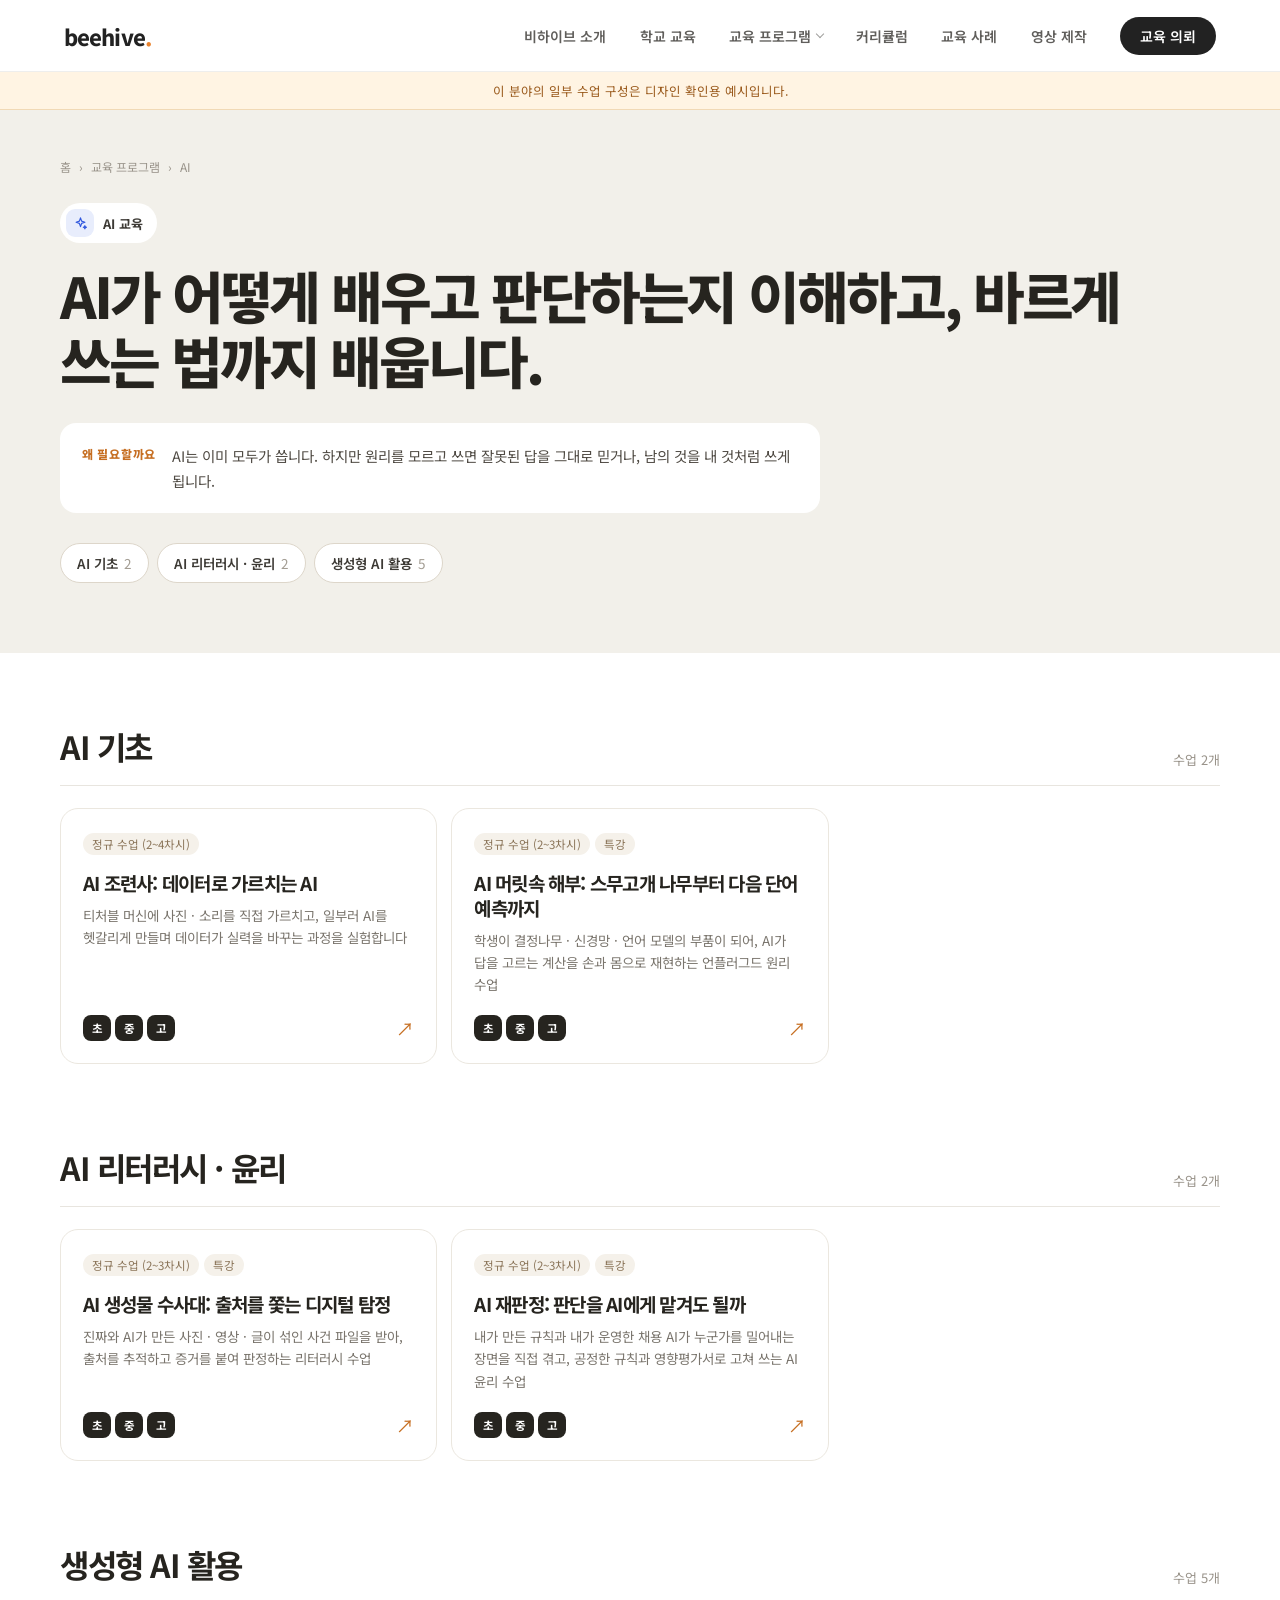
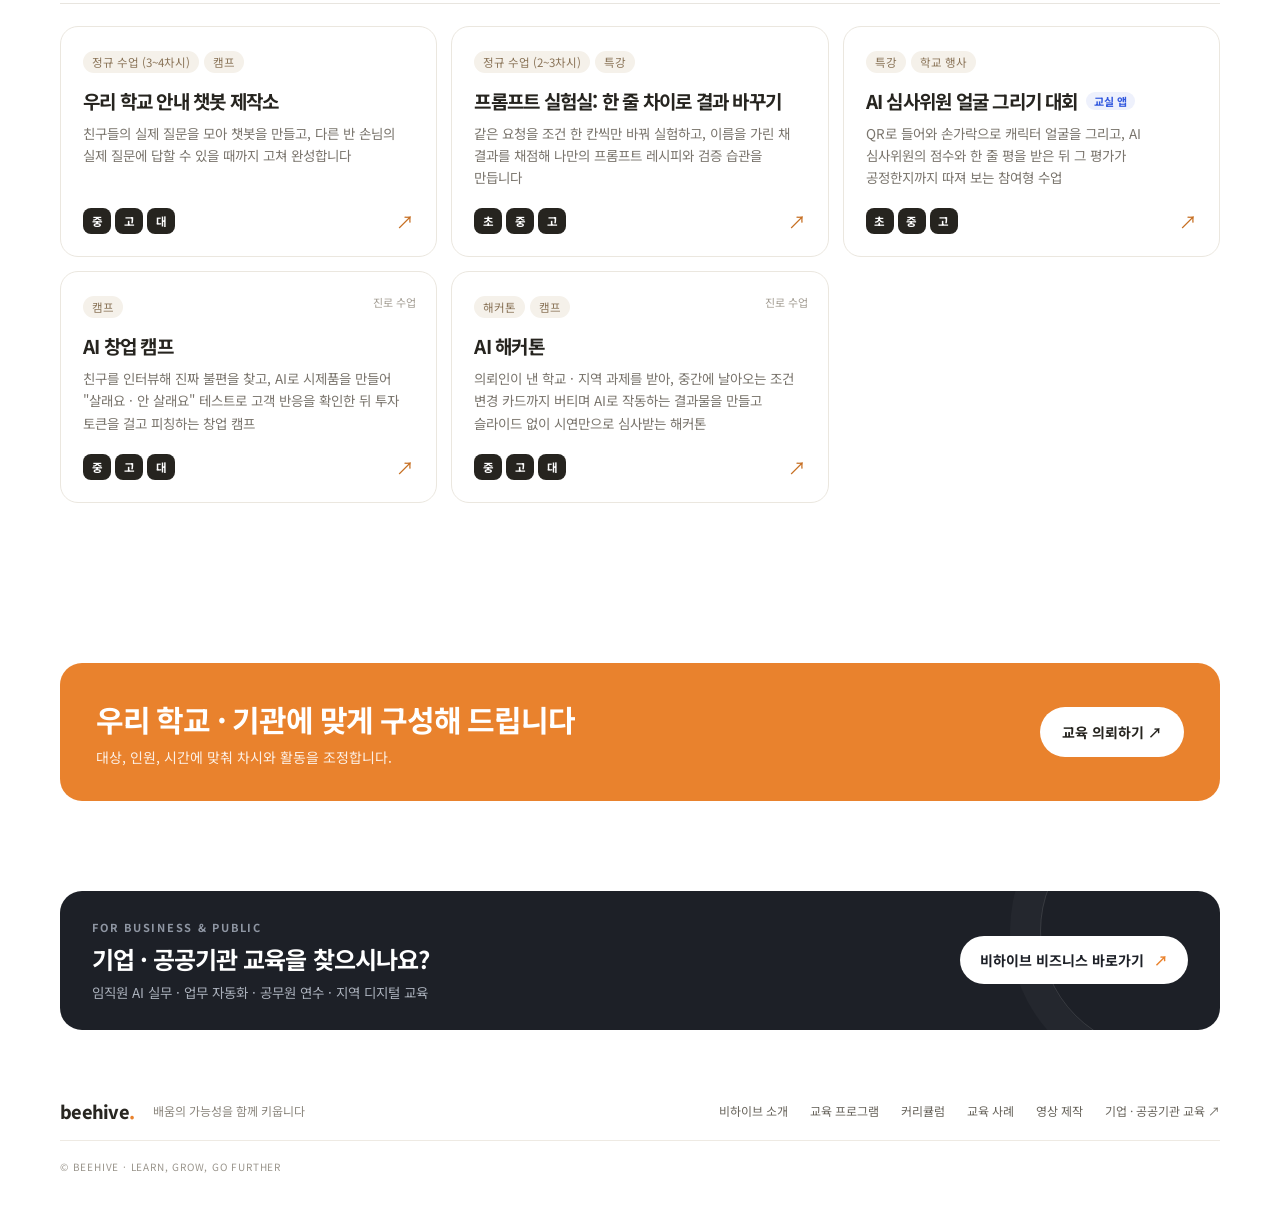
<file: program.html>
<!doctype html>
<html lang="ko">
<head>
<meta charset="utf-8">
<meta name="viewport" content="width=device-width, initial-scale=1, viewport-fit=cover">
<title>비하이브</title>
<meta name="description" content="비하이브의 AI · SW · 진로 · 융합 교육과 기업·기관 교육 프로그램을 대상별로 소개합니다.">
<link rel="preconnect" href="https://fonts.googleapis.com">
<link rel="preconnect" href="https://fonts.gstatic.com" crossorigin>
<link rel="stylesheet" href="https://fonts.googleapis.com/css2?family=Noto+Sans+KR:wght@400;500;700;800&display=swap">
<link rel="stylesheet" href="assets/css/common.css">
<link rel="stylesheet" href="assets/css/pages.css">
</head>
<body data-page="program">
<div id="site-nav"></div>
<script src="assets/data/courses.js"></script>
<script src="assets/js/site.js"></script>
<main id="page"></main>
<div id="site-footer"></div>
<script src="assets/js/pages.js"></script>
</body>
</html>
</file>
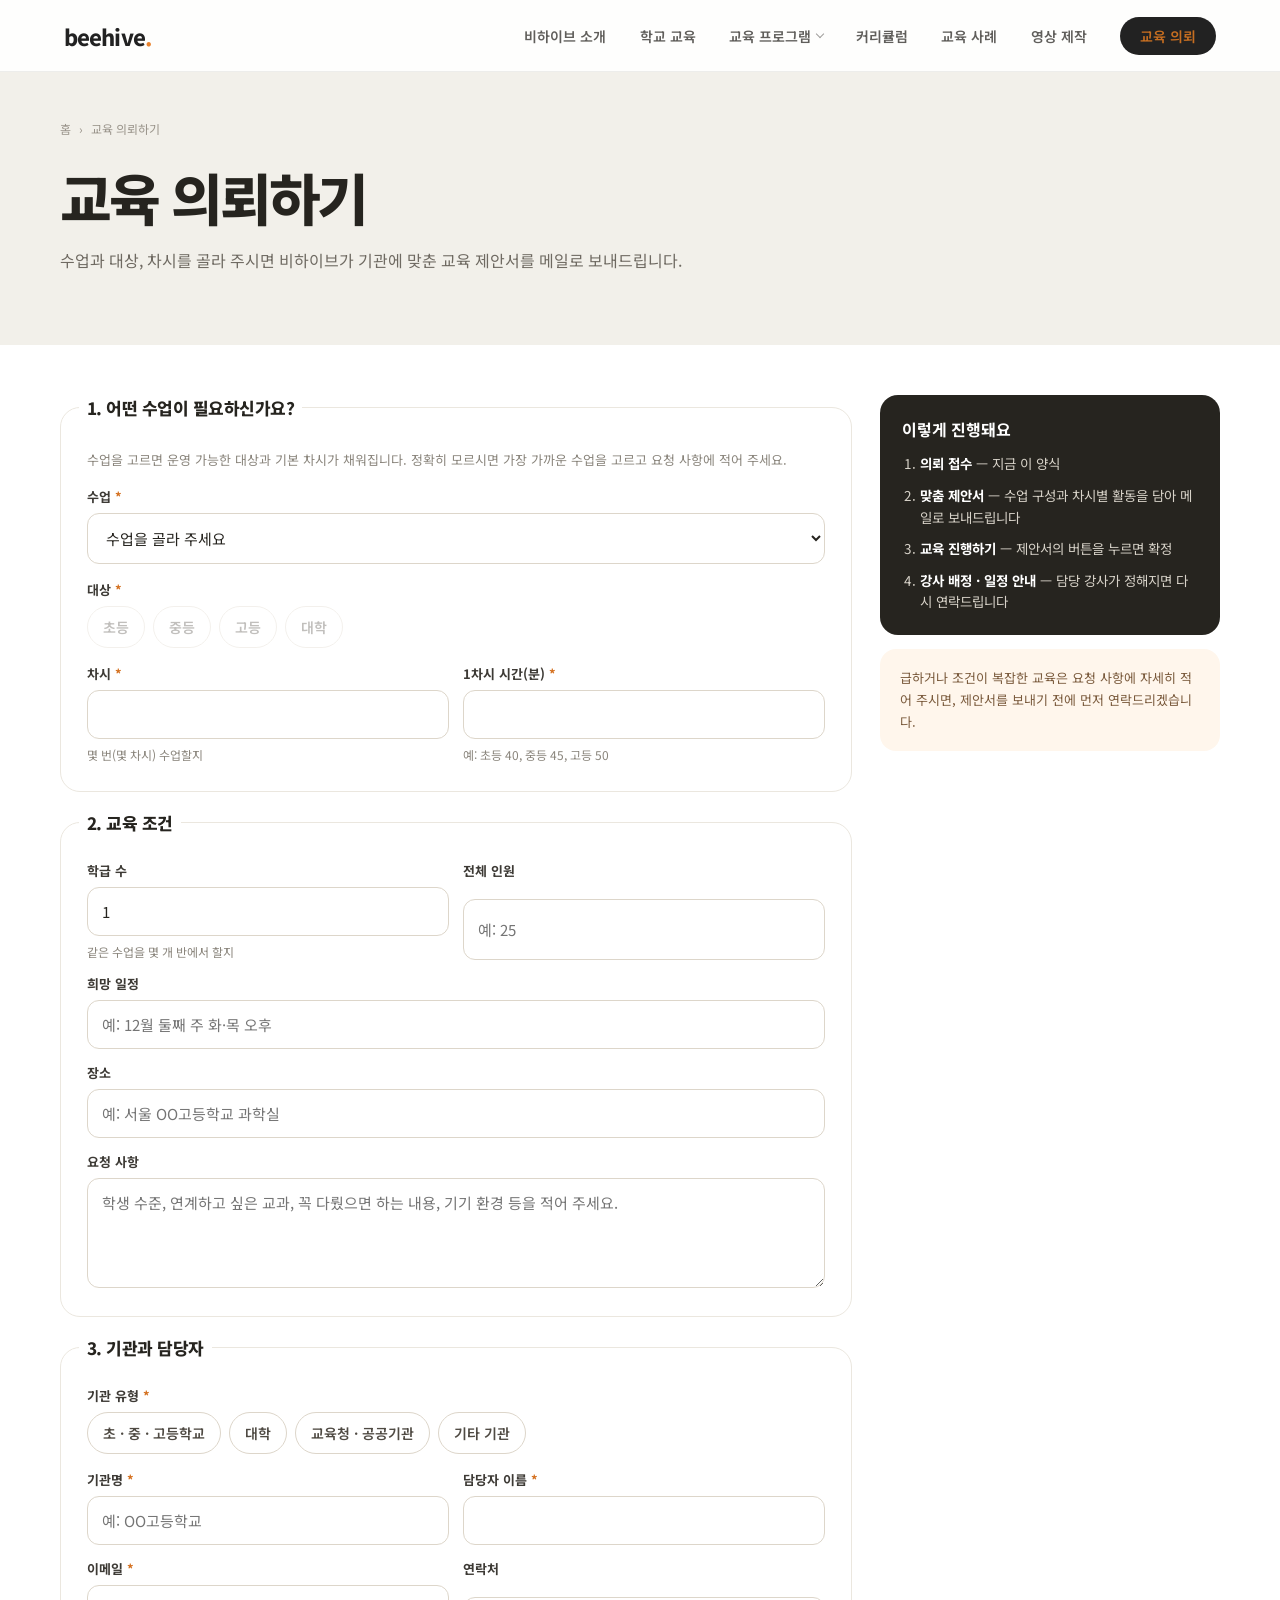
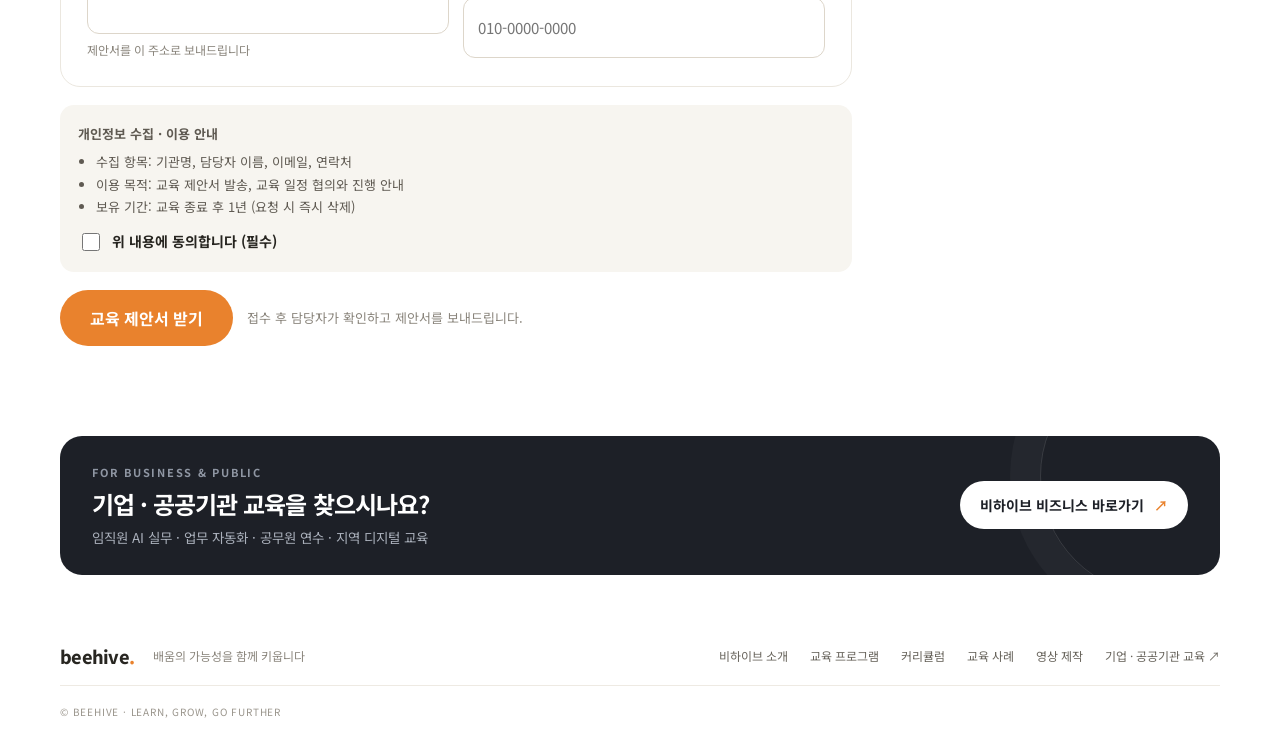
<file: request.html>
<!doctype html>
<html lang="ko">
<head>
<meta charset="utf-8">
<meta name="viewport" content="width=device-width, initial-scale=1, viewport-fit=cover">
<title>교육 의뢰하기 | 비하이브</title>
<meta name="description" content="수업과 대상, 차시를 고르면 비하이브가 맞춤 교육 제안서를 보내드립니다.">
<link rel="preconnect" href="https://fonts.googleapis.com">
<link rel="preconnect" href="https://fonts.gstatic.com" crossorigin>
<link rel="stylesheet" href="https://fonts.googleapis.com/css2?family=Noto+Sans+KR:wght@400;500;700;800&display=swap">
<link rel="stylesheet" href="assets/css/common.css">
<link rel="stylesheet" href="assets/css/pages.css">
<style>
.rq{display:grid;grid-template-columns:minmax(0,1fr) 340px;gap:28px;align-items:start;padding:50px 0 90px}
.rq form{display:grid;gap:18px}
.fs{margin:0;padding:26px 26px 28px;border:1px solid #ebe7df;border-radius:20px;background:#fff}
.fs legend{padding:0 8px;margin-left:-8px;font-size:17px;font-weight:800;letter-spacing:-.03em}
.fs .hint{margin:4px 0 18px;font-size:13px;color:#8a857c}
.grid2{display:grid;grid-template-columns:1fr 1fr;gap:14px}
.f{display:grid;gap:7px}
.f label{font-size:13px;font-weight:700;color:#3d3a35}
.f label b{color:#d4701f}
.f input,.f select,.f textarea{width:100%;padding:13px 14px;border:1px solid #ddd6ca;border-radius:12px;background:#fff;font:15px var(--f-ui);color:#26241f}
.f input:focus,.f select:focus,.f textarea:focus{outline:2px solid #f0c49a;border-color:#e0a463}
.f textarea{min-height:110px;resize:vertical}
.f small{font-size:12px;color:#8a857c}
.chips{display:flex;flex-wrap:wrap;gap:8px}
.chips label{display:inline-flex;align-items:center;gap:7px;padding:10px 15px;border:1px solid #ddd6ca;border-radius:99px;font-size:14px;font-weight:600;color:#4f4a43;cursor:pointer}
.chips input{position:absolute;opacity:0;pointer-events:none}
.chips label:has(input:checked){background:#26241f;border-color:#26241f;color:#fff}
.chips label:has(input:disabled){opacity:.35;cursor:not-allowed}
.chips label:has(input:focus-visible){outline:2px solid #e0a463}
.course-info{margin-top:4px;padding:14px 16px;border-radius:12px;background:#f7f5f0;font-size:13.5px;line-height:1.65;color:#5f5a52;display:none}
.course-info.on{display:block}
.course-info b{color:#26241f}
.consent{padding:18px;border-radius:14px;background:#f7f5f0;font-size:13px;line-height:1.7;color:#5f5a52}
.consent ul{margin:6px 0 12px;padding-left:18px}
.consent label{display:flex;gap:9px;align-items:center;font-size:14px;font-weight:700;color:#26241f;cursor:pointer}
.consent input{width:18px;height:18px}
.hp{position:absolute;left:-9999px;width:1px;height:1px;overflow:hidden}
.submit{display:flex;align-items:center;gap:14px;flex-wrap:wrap}
.submit button{padding:16px 30px;border:0;border-radius:99px;background:var(--orange);color:#fff;font:700 16px var(--f-ui);cursor:pointer}
.submit button:disabled{background:#d8cdbd;cursor:wait}
.err{display:none;padding:12px 16px;border-radius:12px;background:#fdecea;color:#a3341f;font-size:14px}
.err.on{display:block}
.side{position:sticky;top:calc(var(--nav-h) + 20px);display:grid;gap:14px}
.side .box{padding:22px;border-radius:18px;background:#26241f;color:#fff}
.side h3{margin:0 0 12px;font-size:16px}
.side ol{margin:0;padding-left:18px;display:grid;gap:10px;font-size:13.5px;line-height:1.6;color:#d7d2c8}
.side ol b{color:#fff}
.side .note{padding:18px 20px;border-radius:16px;background:#fff6ec;font-size:13px;line-height:1.7;color:#7a5a3c}
.est{display:none;padding:20px 22px;border-radius:18px;background:#fff;border:1px solid #ebe7df}
.est.on{display:block}
.est small{display:block;font-size:12px;font-weight:700;letter-spacing:.06em;color:#8a857c}
.est strong{display:block;margin:6px 0 10px;font-size:26px;letter-spacing:-.04em;color:#26241f}
.est ul{margin:0;padding:0;list-style:none;display:grid;gap:6px;font-size:12.5px;color:#6f6a62;line-height:1.5}
.est li{display:flex;justify-content:space-between;gap:10px}
.est p{margin:10px 0 0;font-size:12px;line-height:1.6;color:#8a857c}
.done{display:none;padding:50px 34px;border-radius:24px;background:#fff;border:1px solid #ebe7df;text-align:center}
.done.on{display:block}
.done .ic{display:grid;place-items:center;width:64px;height:64px;margin:0 auto 18px;border-radius:50%;background:#e9f1e4;color:#4f7a45;font-size:30px}
.done h2{margin:0 0 10px;font-size:26px;letter-spacing:-.04em}
.done p{margin:0 auto;max-width:440px;font-size:15px;line-height:1.8;color:#6f6a62}
@media(max-width:980px){.rq{grid-template-columns:1fr}.side{position:static}}
@media(max-width:820px){.rq{padding:30px 0 70px}.fs{padding:20px 18px 22px}.grid2{grid-template-columns:1fr}}
</style>
</head>
<body class="no-note">
<div id="site-nav"></div>
<script src="assets/data/courses.js"></script>
<script src="assets/data/pricing.js"></script>
<script src="assets/js/site.js"></script>
<script src="assets/js/supabase-config.js"></script>

<main>
  <section class="page-top"><div class="content-wrap">
    <nav class="crumb" aria-label="현재 위치"><a href="./">홈</a><span>›</span><span>교육 의뢰하기</span></nav>
    <h1>교육 의뢰하기</h1>
    <p class="page-lead">수업과 대상, 차시를 골라 주시면 비하이브가 기관에 맞춘 교육 제안서를 메일로 보내드립니다.</p>
  </div></section>

  <div class="content-wrap rq">
    <div>
      <form id="rqForm" novalidate>
        <fieldset class="fs">
          <legend>1. 어떤 수업이 필요하신가요?</legend>
          <p class="hint">수업을 고르면 운영 가능한 대상과 기본 차시가 채워집니다. 정확히 모르시면 가장 가까운 수업을 고르고 요청 사항에 적어 주세요.</p>
          <div class="f"><label for="course">수업 <b>*</b></label><select id="course" name="course_id" required></select>
            <div class="course-info" id="courseInfo"></div></div>
          <div class="f" style="margin-top:16px"><label>대상 <b>*</b></label><div class="chips" id="levelChips"></div></div>
          <div class="grid2" style="margin-top:16px">
            <div class="f"><label for="sessions">차시 <b>*</b></label><input id="sessions" name="sessions" type="number" min="1" max="40" required><small>몇 번(몇 차시) 수업할지</small></div>
            <div class="f"><label for="minutes">1차시 시간(분) <b>*</b></label><input id="minutes" name="minutes_per_session" type="number" min="20" max="480" step="5" required><small>예: 초등 40, 중등 45, 고등 50</small></div>
          </div>
        </fieldset>

        <fieldset class="fs">
          <legend>2. 교육 조건</legend>
          <div class="grid2">
            <div class="f" id="classWrap"><label for="classes">학급 수</label><input id="classes" name="class_count" type="number" min="1" max="60" value="1"><small>같은 수업을 몇 개 반에서 할지</small></div>
            <div class="f"><label for="headcount">전체 인원</label><input id="headcount" name="headcount" type="number" min="1" max="2000" placeholder="예: 25"></div>
          </div>
          <div class="f" style="margin-top:14px"><label for="dates">희망 일정</label><input id="dates" name="preferred_dates" maxlength="300" placeholder="예: 12월 둘째 주 화·목 오후"></div>
          <div class="f" style="margin-top:14px"><label for="location">장소</label><input id="location" name="location" maxlength="200" placeholder="예: 서울 OO고등학교 과학실"></div>
          <div class="f" style="margin-top:14px"><label for="notes">요청 사항</label><textarea id="notes" name="notes" maxlength="2000" placeholder="학생 수준, 연계하고 싶은 교과, 꼭 다뤘으면 하는 내용, 기기 환경 등을 적어 주세요."></textarea></div>
        </fieldset>

        <fieldset class="fs">
          <legend>3. 기관과 담당자</legend>
          <div class="f"><label>기관 유형 <b>*</b></label><div class="chips">
            <label><input type="radio" name="org_type" value="school" required>초 · 중 · 고등학교</label>
            <label><input type="radio" name="org_type" value="university">대학</label>
            <label><input type="radio" name="org_type" value="public">교육청 · 공공기관</label>
            <label><input type="radio" name="org_type" value="other">기타 기관</label>
          </div></div>
          <div class="grid2" style="margin-top:16px">
            <div class="f"><label for="org">기관명 <b>*</b></label><input id="org" name="org_name" maxlength="120" required placeholder="예: OO고등학교"></div>
            <div class="f"><label for="cname">담당자 이름 <b>*</b></label><input id="cname" name="contact_name" maxlength="60" required autocomplete="name"></div>
            <div class="f"><label for="email">이메일 <b>*</b></label><input id="email" name="contact_email" type="email" maxlength="200" required autocomplete="email"><small>제안서를 이 주소로 보내드립니다</small></div>
            <div class="f"><label for="phone">연락처</label><input id="phone" name="contact_phone" type="tel" maxlength="30" autocomplete="tel" placeholder="010-0000-0000"></div>
          </div>
          <!-- 사람에게는 보이지 않는 칸: 자동 프로그램(스팸)만 채웁니다 -->
          <div class="hp" aria-hidden="true"><label>웹사이트<input name="website" tabindex="-1" autocomplete="off"></label></div>
        </fieldset>

        <div class="consent">
          <b>개인정보 수집 · 이용 안내</b>
          <ul>
            <li>수집 항목: 기관명, 담당자 이름, 이메일, 연락처</li>
            <li>이용 목적: 교육 제안서 발송, 교육 일정 협의와 진행 안내</li>
            <li>보유 기간: 교육 종료 후 1년 (요청 시 즉시 삭제)</li>
          </ul>
          <label><input type="checkbox" id="consent" name="privacy_consent" required>위 내용에 동의합니다 (필수)</label>
        </div>

        <div class="err" id="err" role="alert"></div>
        <div class="submit"><button type="submit" id="submitBtn">교육 제안서 받기</button><span style="font-size:13px;color:#8a857c">접수 후 담당자가 확인하고 제안서를 보내드립니다.</span></div>
      </form>

      <div class="done" id="done" role="status">
        <div class="ic">✓</div>
        <h2>의뢰가 접수되었습니다</h2>
        <p>입력하신 이메일로 맞춤 교육 제안서를 보내드리겠습니다. 제안서의 <b>교육 진행하기</b> 버튼을 누르시면 강사 배정과 일정 안내가 이어집니다.</p>
        <p style="margin-top:22px"><a class="text-link" href="curriculum.html">다른 수업 둘러보기 <span>↗</span></a></p>
      </div>
    </div>

    <aside class="side">
      <div class="box">
        <h3>이렇게 진행돼요</h3>
        <ol>
          <li><b>의뢰 접수</b> — 지금 이 양식</li>
          <li><b>맞춤 제안서</b> — 수업 구성과 차시별 활동을 담아 메일로 보내드립니다</li>
          <li><b>교육 진행하기</b> — 제안서의 버튼을 누르면 확정</li>
          <li><b>강사 배정 · 일정 안내</b> — 담당 강사가 정해지면 다시 연락드립니다</li>
        </ol>
      </div>
      <div class="est" id="est" aria-live="polite"></div>
      <div class="note">급하거나 조건이 복잡한 교육은 요청 사항에 자세히 적어 주시면, 제안서를 보내기 전에 먼저 연락드리겠습니다.</div>
    </aside>
  </div>
</main>
<div id="site-footer"></div>

<script>
(function () {
  var C = window.BH_COURSES || [], CATS = (window.BH_CATEGORIES || []).filter(function (c) { return !c.separate; });
  var LV = window.BH_LEVELS || {}, ORDER = ['elem', 'mid', 'high', 'univ', 'adult'];
  var q = new URLSearchParams(location.search);
  var $ = function (id) { return document.getElementById(id); };
  var form = $('rqForm'), sel = $('course'), chips = $('levelChips'), info = $('courseInfo');
  // 버튼이 두 번 눌려도 의뢰는 1건: 이 페이지에서 쓰는 고유 키 (서버가 같은 키를 중복으로 막음)
  var submitKey = (crypto.randomUUID ? crypto.randomUUID() : String(Date.now()) + Math.random().toString(36).slice(2)) + '-rq';

  sel.innerHTML = '<option value="">수업을 골라 주세요</option>' + CATS.map(function (cat) {
    var list = C.filter(function (c) { return c.cat === cat.id; });
    return list.length ? '<optgroup label="' + cat.full + '">' + list.map(function (c) { return '<option value="' + c.id + '">' + c.title + '</option>'; }).join('') + '</optgroup>' : '';
  }).join('');

  function course() { return C.filter(function (c) { return c.id === sel.value; })[0]; }
  function fillTime(L) {
    var m = String(L.time || '').match(/(\d+)\s*차시\s*[×x]\s*(\d+)\s*분/);
    if (m) { $('sessions').value = m[1]; $('minutes').value = m[2]; }
  }
  function renderLevels(want) {
    var c = course();
    chips.innerHTML = ORDER.filter(function (k) { return k !== 'adult' || (c && c.cat === 'teacher'); }).map(function (k) {
      var ok = c && c.levels[k];
      return '<label><input type="radio" name="level" value="' + k + '"' + (ok ? '' : ' disabled') + '>' + LV[k].label + '</label>';
    }).join('');
    info.classList.toggle('on', !!c);
    if (c) info.innerHTML = '<b>' + c.title + '</b> — ' + c.summary + '<br>운영 형태: ' + (c.format || []).join(' · ') + ' · 준비: ' + (c.prep || '사전 협의');
    var avail = c ? ORDER.filter(function (k) { return c.levels[k]; }) : [];
    var pick = avail.indexOf(want) >= 0 ? want : (avail.length === 1 ? avail[0] : null);
    if (pick) { form.querySelector('input[name=level][value=' + pick + ']').checked = true; fillTime(c.levels[pick]); }
  }
  sel.addEventListener('change', function () { renderLevels(null); });
  chips.addEventListener('change', function (e) { var c = course(); if (c && c.levels[e.target.value]) fillTime(c.levels[e.target.value]); });

  if (q.get('course')) sel.value = q.get('course');
  renderLevels(q.get('lv'));

  /* 예상 금액 (assets/data/pricing.js 기준, 제안서 견적과 같은 계산) */
  function estimate() {
    var box = $('est'), c = course(), lv = (form.querySelector('input[name=level]:checked') || {}).value;
    var teacher = c && (c.cat === 'teacher' || lv === 'adult');
    $('classWrap').style.display = teacher ? 'none' : '';
    var q = c && lv && window.BH_QUOTE ? window.BH_QUOTE(c, lv, $('sessions').value, $('minutes').value, teacher ? 1 : $('classes').value, $('headcount').value) : null;
    box.classList.toggle('on', !!q);
    if (!q) return;
    var won = function (n) { return n.toLocaleString('ko-KR') + '원'; };
    box.innerHTML = '<small>예상 금액</small><strong>' + won(q.total) + '</strong><ul>' +
      q.lines.map(function (l) { return '<li><span>' + l.item + '</span><span>' + won(l.amount) + '</span></li>'; }).join('') +
      '</ul><p>' + q.vatNote + ' · ' + q.travelNote + '. 최종 금액은 제안서로 확정해 드립니다.</p>';
  }
  form.addEventListener('input', estimate); form.addEventListener('change', estimate);
  estimate();

  function showErr(m) { var e = $('err'); e.textContent = m; e.classList.toggle('on', !!m); if (m) e.scrollIntoView({ block: 'center' }); }

  form.addEventListener('submit', async function (ev) {
    ev.preventDefault();
    var btn = $('submitBtn');
    if (btn.disabled) return; // 접수 중에는 다시 누를 수 없음
    var fd = new FormData(form);
    var body = {
      course_id: sel.value, level: fd.get('level') || '', sessions: fd.get('sessions'), minutes_per_session: fd.get('minutes_per_session'),
      headcount: fd.get('headcount'), class_count: $('classWrap').style.display === 'none' ? '' : fd.get('class_count'), preferred_dates: fd.get('preferred_dates'), location: fd.get('location'), notes: fd.get('notes'),
      org_type: fd.get('org_type') || '', org_name: fd.get('org_name'), contact_name: fd.get('contact_name'),
      contact_email: fd.get('contact_email'), contact_phone: fd.get('contact_phone'),
      privacy_consent: $('consent').checked, website: fd.get('website'), submit_key: submitKey
    };
    if (!body.course_id) return showErr('수업을 골라 주세요.');
    if (!body.level) return showErr('대상을 골라 주세요.');
    if (!body.org_type) return showErr('기관 유형을 골라 주세요.');
    if (!form.checkValidity()) { form.reportValidity(); return; }
    if (!body.privacy_consent) return showErr('개인정보 수집 · 이용에 동의해 주세요.');
    showErr('');
    btn.disabled = true; btn.textContent = '접수 중…';
    try {
      var res = await fetch(window.BH_SUPABASE.functions + '/submit-request', {
        method: 'POST', headers: { 'content-type': 'application/json', apikey: window.BH_SUPABASE.key }, body: JSON.stringify(body)
      });
      var out = await res.json().catch(function () { return {}; });
      if (!res.ok || !out.ok) throw new Error(out.error || '접수 중 문제가 생겼습니다. 잠시 후 다시 시도해 주세요.');
      form.style.display = 'none'; $('done').classList.add('on'); window.scrollTo({ top: 0, behavior: 'smooth' });
    } catch (e) {
      showErr(e.message);
      btn.disabled = false; btn.textContent = '교육 제안서 받기'; // 같은 키 그대로 → 다시 눌러도 중복 저장 안 됨
    }
  });
})();
</script>
</body>
</html>
</file>
<file: assets/css/common.css>
/* 비하이브 공통 스타일: 모든 페이지가 함께 쓰는 토큰 · 상단 메뉴 · 하단 푸터 · 공통 섹션 */
/* =========================================================
   1. 기본 토큰
   ========================================================= */
:root{
  --paper:#f2f0ea;
  --ink:#33302c;
  --ink-soft:#6d6860;
  --orange:#e9822d;
  --blue:#3158de;
  --nav-h:72px;
  --gutter:clamp(16px,5vw,80px);
  --f-hand:"Nanum Pen Script",cursive;
  --f-ui:"Noto Sans KR","Gowun Dodum","Apple SD Gothic Neo","Malgun Gothic",system-ui,sans-serif;
  color-scheme:light;
}
@media(max-width:820px){:root{--nav-h:60px}}
*,*:before,*:after{box-sizing:border-box}
html{scroll-behavior:smooth;scroll-padding-top:var(--nav-h)}
body{margin:0;background:#fff;color:#26241f;font-family:var(--f-ui);overflow-x:hidden;-webkit-font-smoothing:antialiased}
a{color:inherit}

/* =========================================================
   2. 상단 메뉴 (고정)
   ========================================================= */
.global-nav{position:fixed;z-index:30;top:0;left:0;right:0;height:var(--nav-h);display:flex;align-items:center;justify-content:space-between;padding:0 var(--gutter);background:rgba(255,255,255,.9);-webkit-backdrop-filter:blur(14px);backdrop-filter:blur(14px);border-bottom:1px solid rgba(47,42,34,.08)}
.global-brand{display:flex;align-items:center;gap:9px;color:#222;text-decoration:none}
.brand-word{font-weight:800;font-size:22px;letter-spacing:-.04em;line-height:1}
.brand-word:after{content:".";color:var(--orange)}
.global-links{display:flex;align-items:center;gap:clamp(18px,2.6vw,40px);height:100%}
.global-links>a,.nav-trigger{font:600 14px/1 var(--f-ui);color:#393733;text-decoration:none;white-space:nowrap;opacity:.8;transition:opacity .2s,color .2s}
.global-links>a:hover,.nav-trigger:hover{opacity:1;color:#c66e21}
.global-links>a.nav-cta{padding:12px 20px;border-radius:999px;background:#222;color:#fff;opacity:1}
.global-links>a.nav-cta:hover{background:#d9792b;color:#fff}
.nav-dropdown{position:static;display:flex;align-items:center;height:100%}
.nav-trigger{display:flex;align-items:center;gap:6px;padding:0;border:0;background:none;cursor:pointer}
.nav-trigger:after{content:"";width:6px;height:6px;border-right:1.5px solid currentColor;border-bottom:1.5px solid currentColor;transform:translateY(-2px) rotate(45deg);opacity:.6}
.nav-trigger.is-current{opacity:1;color:#c66e21}
/* 교육 프로그램 큰 메뉴 (4칸) */
.mega{position:absolute;top:100%;left:50%;width:min(1000px,calc(100vw - 40px));padding:22px 22px 12px;background:#fff;border:1px solid #efede9;border-radius:0 0 22px 22px;box-shadow:0 26px 50px rgba(35,30,23,.14);opacity:0;visibility:hidden;transform:translate(-50%,8px);transition:opacity .18s,transform .18s,visibility .18s}
.nav-dropdown:hover .mega,.nav-dropdown:focus-within .mega,.nav-dropdown.open .mega{opacity:1;visibility:visible;transform:translate(-50%,0)}
.mega-cols{display:grid;grid-template-columns:repeat(5,minmax(0,1fr));gap:6px}
.mega-col{padding:6px 8px 10px;border-radius:14px}
.mega-head{display:flex;align-items:center;gap:10px;padding:6px 6px 12px;margin-bottom:6px;border-bottom:1px solid #f0ede8;color:#222;text-decoration:none}
.mega-head b{font-size:16px;font-weight:800;letter-spacing:-.02em}
.mega-head:hover b{color:#c66e21}
.mega-col ul{margin:0;padding:0;list-style:none;display:grid;gap:2px}
.mega-col li a{display:block;padding:8px 6px;border-radius:8px;font-size:13.5px;color:#5a554d;text-decoration:none}
.mega-col li a:hover{background:#f8f5f0;color:#bd671e}
.mega-foot{display:flex;justify-content:space-between;align-items:center;gap:12px;margin-top:10px;padding:12px 8px 4px;border-top:1px solid #f0ede8}
.mega-all{display:flex;gap:10px;font-size:13px;font-weight:700;color:#bd671e;text-decoration:none}
.mega-biz{display:inline-flex;align-items:center;gap:8px;padding:9px 14px;border-radius:99px;background:#1d2027;color:#d8dbe2;font-size:12.5px;text-decoration:none}
.mega-biz b{color:#fff}.mega-biz span{color:#e9a05b}.mega-biz:hover{background:#2a2e37}
.mega-all span{transition:transform .15s}.mega-all:hover span{transform:translateX(3px)}
.np-icon{display:grid;place-items:center;flex:none;width:36px;height:36px;border-radius:11px}
.np-icon svg{width:19px;height:19px;fill:none;stroke:currentColor;stroke-width:1.9;stroke-linecap:round;stroke-linejoin:round}
.np-icon.ai{background:#e8edfc;color:var(--blue)}.np-icon.sw{background:#fdecdc;color:#d4701f}.np-icon.career{background:#e9f1e4;color:#4f7a45}.np-icon.conv{background:#efe9f6;color:#6b4fa0}.np-icon.biz{background:#ece9e3;color:#33302c}.np-icon.teacher{background:#e6f0f2;color:#2f6f7c}
.global-menu-toggle{display:none}
@media(max-width:1020px){
  .global-links{gap:18px}
  .global-links>a,.nav-trigger{font-size:13px}
}
@media(max-width:900px){
  .brand-word{font-size:19px}
  .global-menu-toggle{display:flex;align-items:center;justify-content:center;width:40px;height:40px;padding:0;border:1px solid #e8e4dd;border-radius:50%;background:#fff;color:#24221f;font-size:18px;cursor:pointer}
  .global-links{display:none;position:absolute;top:calc(var(--nav-h) - 4px);left:12px;right:12px;height:auto;flex-direction:column;align-items:stretch;gap:2px;padding:10px;background:#fff;border:1px solid #ece9e3;border-radius:16px;box-shadow:0 18px 38px rgba(35,30,23,.14);max-height:calc(100svh - var(--nav-h) - 20px);overflow-y:auto}
  .global-nav.menu-open .global-links{display:flex}
  .global-links>a,.nav-trigger{width:100%;padding:13px 12px;font-size:15px;border-radius:10px;opacity:1}
  .nav-dropdown{display:block;height:auto}
  .nav-trigger:after{margin-left:auto}
  .mega,.nav-dropdown:hover .mega,.nav-dropdown:focus-within .mega,.nav-dropdown.open .mega{position:static;width:auto;padding:4px 4px 10px;border:0;border-radius:0;box-shadow:none;opacity:1;visibility:visible;transform:none;display:none}
  .nav-dropdown.open .mega{display:block}
  .mega-cols{grid-template-columns:1fr 1fr;gap:4px 8px}
  .mega-col{padding:4px}
  .mega-head{padding:6px 4px 8px;margin-bottom:2px}
  .mega-head b{font-size:14.5px}
  .np-icon{width:30px;height:30px;border-radius:9px}.np-icon svg{width:16px;height:16px}
  .mega-col li a{padding:7px 4px;font-size:13px}
  .mega-foot{flex-direction:column;align-items:stretch;margin:6px 4px 0;padding:10px 4px 2px}
  .mega-biz{justify-content:center}
  .global-links>a.nav-cta{margin-top:6px;text-align:center}
}
.global-links>a[aria-current="page"]{opacity:1;color:#c66e21}

/* 기업 · 공공기관 교육 배너 (모든 메인 페이지 푸터 위) */
.biz-banner{padding:0 0 40px}
.biz-banner-in{display:flex;justify-content:space-between;align-items:center;gap:24px;padding:28px 32px;border-radius:22px;background:#1d2027;color:#fff;text-decoration:none;position:relative;overflow:hidden}
.biz-banner-in:after{content:"";position:absolute;right:-60px;top:-80px;width:240px;height:240px;border-radius:50%;border:1px solid rgba(255,255,255,.12);box-shadow:0 0 0 30px rgba(255,255,255,.03)}
.bb-copy{position:relative;z-index:1;display:grid;gap:6px}
.bb-copy small{font-size:11px;font-weight:700;letter-spacing:.16em;color:#8f96a3}
.bb-copy b{font-size:clamp(19px,2vw,24px);letter-spacing:-.04em}
.bb-copy em{font-style:normal;font-size:13.5px;color:#aab0bb;word-break:keep-all}
.bb-go{position:relative;z-index:1;flex:none;display:inline-flex;align-items:center;gap:10px;padding:14px 20px;border-radius:99px;background:#fff;color:#1d2027;font-size:14px;font-weight:700}
.bb-go i{font-style:normal;color:#e9822d;transition:transform .2s}
.biz-banner-in:hover .bb-go i{transform:translate(3px,-3px)}
@media(max-width:820px){.biz-banner-in{flex-direction:column;align-items:flex-start;padding:24px 22px}.biz-banner{padding-bottom:28px}}

/* =========================================================
   공통 섹션 · 문의 띠 · 푸터
   ========================================================= */
.content-wrap{width:min(1160px,calc(100% - 96px));margin:0 auto}
.section-kicker{display:flex;align-items:center;gap:12px;color:#89847b;font-size:11px;font-weight:700;letter-spacing:.15em;text-transform:uppercase}
.section-kicker i{display:block;width:26px;height:1px;background:#d69043}
.text-link{display:inline-flex;align-items:center;gap:18px;padding-bottom:7px;border-bottom:1px solid #35322d;color:#282621;text-decoration:none;font-size:14px;font-weight:700}
.text-link span{font-size:18px;transition:transform .2s}.text-link:hover span{transform:translate(3px,-3px)}
.contact-section{position:relative;overflow:hidden;padding:90px 0;background:var(--orange);color:#fff}
.contact-inner{position:relative;z-index:1;display:flex;align-items:center;justify-content:space-between;gap:30px}
.contact-inner .section-kicker{color:rgba(255,255,255,.75)}
.contact-inner h2{margin:20px 0 14px}
.contact-inner p{margin:0;color:rgba(255,255,255,.85);font-size:14px}
.contact-button{display:inline-flex;align-items:center;gap:24px;padding:17px 22px;background:#fff;color:#28241f;text-decoration:none;font-size:14px;font-weight:700;border-radius:2px 18px 2px 18px;white-space:nowrap;transition:transform .2s,box-shadow .2s}
.contact-button:hover{transform:translateY(-3px);box-shadow:0 10px 24px rgba(72,43,19,.18)}
.contact-orbit{position:absolute;right:16%;top:-140px;width:390px;height:390px;border:1px solid rgba(255,255,255,.22);border-radius:50%;display:grid;place-items:center;font-size:270px;font-weight:800;color:rgba(255,255,255,.08)}
.site-footer{padding:32px 0}
.site-footer>.content-wrap{display:grid;grid-template-columns:1fr auto;gap:20px;align-items:center}
.footer-brand{display:flex;align-items:center;gap:9px;text-decoration:none;color:#282621}
.footer-brand .brand-word{font-size:18px}
.footer-brand span{margin-left:10px;font-size:12px;font-weight:400;color:#8b867d}
.footer-links{display:flex;gap:22px}.footer-links a{font-size:12px;color:#68645c;text-decoration:none}
.site-footer small{grid-column:1/-1;padding-top:18px;border-top:1px solid #eeeae3;color:#9a958c;font-size:10px;letter-spacing:.08em}
.contact-inner h2{font-size:clamp(36px,4.8vw,64px);line-height:1.12;letter-spacing:-.05em;font-weight:800;word-break:keep-all}
.contact-inner p{line-height:1.85;word-break:keep-all}
@media(max-width:820px){
  .content-wrap{width:calc(100% - 40px)}
  .contact-section{padding:64px 0}
  .contact-inner{flex-direction:column;align-items:flex-start}
  .contact-orbit{right:-95px;top:-80px;width:280px;height:280px;font-size:190px}
  .site-footer>.content-wrap{grid-template-columns:1fr}
  .footer-links{flex-wrap:wrap;gap:12px 18px}
  .contact-inner h2{font-size:clamp(30px,8.4vw,44px)}
}
@media(prefers-reduced-motion:reduce){html{scroll-behavior:auto}}
</file>
<file: assets/css/pages.css>
/* 분야 · 수업 상세 · 커리큘럼 페이지 공통 스타일 */
.sample-note{position:relative;z-index:5;margin-top:var(--nav-h);padding:9px 16px;background:#fff4e3;border-bottom:1px solid #f1d9b5;color:#9a5a1c;font-size:12.5px;text-align:center;word-break:keep-all}
.page-top{padding:48px 0 70px;background:var(--paper)}
.no-note .page-top{padding-top:calc(var(--nav-h) + 48px)}
.crumb{display:flex;flex-wrap:wrap;gap:8px;margin-bottom:28px;font-size:12px;color:#99938a}
.crumb a{color:inherit;text-decoration:none}.crumb a:hover{color:#c66e21}
.cat-chip{display:inline-flex;align-items:center;gap:9px;padding:6px 14px 6px 6px;border-radius:99px;background:#fff;font-size:13px;font-weight:700;color:#3d3a35;text-decoration:none}
.cat-chip .np-icon{width:28px;height:28px;border-radius:9px}.cat-chip .np-icon svg{width:15px;height:15px}
.page-top h1{margin:20px 0 16px;font-size:clamp(32px,4.4vw,58px);line-height:1.15;letter-spacing:-.055em;font-weight:800;word-break:keep-all}
.page-lead{margin:0;max-width:640px;font-size:16px;line-height:1.85;color:#6f6a62;word-break:keep-all}
.why{display:grid;grid-template-columns:auto 1fr;gap:16px;align-items:start;max-width:760px;margin-top:30px;padding:20px 22px;border-radius:16px;background:#fff}
.why b{font-size:12px;font-weight:800;color:#c66e21;letter-spacing:.06em;white-space:nowrap;padding-top:2px}
.why p{margin:0;font-size:14.5px;line-height:1.75;color:#4f4a43;word-break:keep-all}
.sub-nav{display:flex;flex-wrap:wrap;gap:8px;margin-top:30px}
.sub-nav a{padding:9px 16px;border:1px solid #ddd6ca;border-radius:99px;background:#fff;font-size:13.5px;font-weight:600;color:#3d3a35;text-decoration:none}
.sub-nav a:hover{border-color:#e0a463;color:#c66e21}
.sub-nav a span{margin-left:6px;color:#a39d93;font-weight:400}

.sec-block{padding:70px 0 10px;scroll-margin-top:calc(var(--nav-h) + 10px)}
.sec-block:last-of-type{padding-bottom:90px}
.block-head{display:flex;justify-content:space-between;align-items:end;gap:20px;margin-bottom:22px;padding-bottom:16px;border-bottom:1px solid #e8e5df}
.block-head h2{margin:0;font-size:clamp(24px,2.6vw,32px);letter-spacing:-.045em}
.block-head span{font-size:13px;color:#99938a}
.empty-note{padding:28px;border:1.5px dashed #ddd5c7;border-radius:16px;color:#99938a;font-size:14px;text-align:center}

/* 수업 카드 */
.c-grid{display:grid;grid-template-columns:repeat(3,minmax(0,1fr));gap:14px}
.c-card{position:relative;display:flex;flex-direction:column;min-height:230px;padding:24px 22px 22px;border:1px solid #ebe7df;border-radius:18px;background:#fff;color:inherit;text-decoration:none;transition:border-color .2s,transform .2s,box-shadow .2s}
.c-card:hover{border-color:#e0a463;transform:translateY(-3px);box-shadow:0 14px 30px rgba(40,34,24,.08)}
.c-card .fmt{display:flex;flex-wrap:wrap;gap:5px}
.c-card .fmt i{padding:3px 9px;border-radius:99px;background:#f5f1ea;font-style:normal;font-size:11.5px;color:#8a7458}
.c-card h3{margin:16px 0 8px;font-size:19px;line-height:1.3;letter-spacing:-.04em;word-break:keep-all}
.c-card p{margin:0 0 20px;font-size:13.5px;line-height:1.65;color:#7a756d;word-break:keep-all}
.c-card .foot{display:flex;justify-content:space-between;align-items:center;margin-top:auto}
.c-card .go{font-size:18px;color:#c66e21}
.lv{display:flex;flex-wrap:wrap;gap:4px}
.lv b{display:grid;place-items:center;min-width:28px;height:26px;padding:0 7px;border-radius:8px;background:#26241f;color:#fff;font-size:11.5px;font-weight:700}
.lv b.off{background:#f0ece4;color:#c2bbaf}
.c-card .ref{position:absolute;top:22px;right:20px;font-size:11px;color:#a39d93}

/* 수업 상세 */
.c-meta{display:grid;grid-template-columns:repeat(3,minmax(0,1fr));gap:12px;margin-top:30px}
.c-meta div{padding:16px 18px;border-radius:14px;background:#fff}
.c-meta dt{font-size:12px;color:#99938a;margin-bottom:6px}
.c-meta dd{margin:0;font-size:14.5px;line-height:1.55;color:#2b2925;word-break:keep-all}
.tag-sample{display:inline-block;margin-left:8px;padding:3px 9px;border:1px dashed #e0a463;border-radius:99px;background:#fff8ef;color:#c0651c;font-size:11.5px;font-weight:700;vertical-align:middle}
.lv-tabs{display:flex;flex-wrap:wrap;gap:6px;margin-bottom:22px}
.lv-tabs button{padding:11px 20px;border:1px solid #ddd6ca;border-radius:99px;background:#fff;font:700 14px var(--f-ui);color:#5a554d;cursor:pointer}
.lv-tabs button[aria-selected="true"]{background:#26241f;border-color:#26241f;color:#fff}
.lv-panel{display:grid;grid-template-columns:1.25fr 1fr;gap:16px}
.lv-panel .box{padding:26px;border-radius:18px;background:#f7f5f0}
.lv-panel .box.white{background:#fff;border:1px solid #ebe7df}
.lv-panel h3{margin:0 0 6px;font-size:13px;color:#c66e21;letter-spacing:.04em}
.lv-goal{margin:0 0 22px;font-size:19px;line-height:1.5;font-weight:700;letter-spacing:-.03em;word-break:keep-all}
.steps{margin:0;padding:0;list-style:none;counter-reset:st;display:grid;gap:10px}
.steps li{position:relative;padding:14px 16px 14px 52px;border-radius:12px;background:#fff;font-size:14px;line-height:1.6;word-break:keep-all}
.steps li:before{counter-increment:st;content:counter(st);position:absolute;left:14px;top:13px;display:grid;place-items:center;width:26px;height:26px;border-radius:8px;background:#fdecdc;color:#c66e21;font-size:12.5px;font-weight:800}
.facts{margin:0;display:grid;gap:0}
.facts div{padding:15px 0;border-bottom:1px solid #eeeae3}
.facts div:first-child{padding-top:4px}
.facts div:last-child{border-bottom:0}
.facts dt{font-size:12px;color:#99938a;margin-bottom:5px}
.facts dd{margin:0;font-size:14.5px;line-height:1.6;word-break:keep-all}
.cmp-wrap{overflow-x:auto;border:1px solid #ebe7df;border-radius:18px}
.cmp{width:100%;min-width:640px;border-collapse:collapse;font-size:13.5px}
.cmp th,.cmp td{padding:15px 16px;border-bottom:1px solid #eeeae3;text-align:left;vertical-align:top;line-height:1.6;word-break:keep-all}
.cmp thead th{background:#f7f5f0;font-size:13px;color:#3d3a35}
.cmp tbody th{width:110px;font-weight:700;color:#99938a;font-size:12.5px;background:#fcfbf8}
.cmp tr:last-child th,.cmp tr:last-child td{border-bottom:0}
.safety{padding:24px 26px;border-radius:18px;background:#fff6ec;border:1px solid #f3dcbf}
.safety ul{margin:12px 0 0;padding-left:18px;display:grid;gap:8px}
.safety li{font-size:14px;line-height:1.65;color:#5f4a33;word-break:keep-all}
.cta-band{display:flex;justify-content:space-between;align-items:center;gap:20px;margin:70px 0 90px;padding:34px 36px;border-radius:22px;background:var(--orange);color:#fff}
.cta-band h2{margin:0 0 6px;font-size:clamp(22px,2.4vw,30px);letter-spacing:-.04em}
.cta-band p{margin:0;font-size:14px;color:rgba(255,255,255,.88)}
.cta-band a{flex:none;padding:15px 22px;border-radius:99px;background:#fff;color:#26241f;font-size:14px;font-weight:700;text-decoration:none}

/* 커리큘럼 표 */
.filters{display:grid;gap:12px;margin-top:30px}
.f-row{display:flex;flex-wrap:wrap;align-items:center;gap:8px}
.f-row>span{width:52px;font-size:12.5px;font-weight:700;color:#99938a}
.f-row button{padding:8px 15px;border:1px solid #ddd6ca;border-radius:99px;background:#fff;font:600 13px var(--f-ui);color:#4f4a43;cursor:pointer}
.f-row button[aria-pressed="true"]{background:#26241f;border-color:#26241f;color:#fff}
.cur-table{width:100%;border-collapse:collapse;font-size:14px}
.cur-table th{padding:14px 12px;border-bottom:2px solid #26241f;text-align:left;font-size:12.5px;color:#6d6860}
.cur-table td{padding:18px 12px;border-bottom:1px solid #eeeae3;vertical-align:middle;word-break:keep-all}
.cur-table tr:hover td{background:#fcfaf6}
.cur-table a{color:#26241f;text-decoration:none;font-weight:700}
.cur-table a:hover{color:#c66e21}
.cur-table .s{display:block;margin-top:4px;font-size:12.5px;font-weight:400;color:#8a857c}
.cat-pill{display:inline-flex;align-items:center;gap:6px;font-size:12.5px;font-weight:700;color:#4f4a43;white-space:nowrap}
.cat-pill i{width:9px;height:9px;border-radius:50%}
.d-ai{background:var(--blue)}.d-sw{background:#e9822d}.d-career{background:#4f7a45}.d-conv{background:#6b4fa0}.d-biz{background:#33302c}
.cur-count{margin:26px 0 10px;font-size:13px;color:#99938a}

/* 교실 앱 */
.c-card .app-tag{display:inline-block;margin-left:4px;padding:2px 8px;border-radius:99px;background:#eef1fc;color:#3158de;font-style:normal;font-size:11px;font-weight:700;letter-spacing:0;vertical-align:3px}
.app-grid{display:grid;grid-template-columns:repeat(auto-fit,minmax(280px,1fr));gap:14px}
.app-card{display:flex;flex-direction:column;align-items:flex-start;padding:26px 24px 24px;border-radius:4px 28px 4px 4px;background:#26241f;color:#fff}
.app-kicker{font-size:11px;font-weight:800;letter-spacing:.12em;color:#e9a05b}
.app-card h3{margin:14px 0 8px;font-size:22px;letter-spacing:-.04em}
.app-card p{margin:0 0 14px;font-size:14px;line-height:1.7;color:rgba(255,255,255,.8);word-break:keep-all}
.app-card ul{margin:0 0 20px;padding-left:17px;display:grid;gap:6px}
.app-card li{font-size:13.5px;line-height:1.55;color:rgba(255,255,255,.72);word-break:keep-all}
.app-go{margin-top:auto;display:inline-flex;gap:10px;padding-bottom:4px;border-bottom:1px solid currentColor;color:#fff;font-size:13.5px;font-weight:700;text-decoration:none}
.app-go:hover{color:#e9a05b}
.app-status{margin-top:auto;padding:5px 12px;border-radius:99px;background:rgba(255,255,255,.1);font-size:12.5px;color:rgba(255,255,255,.75)}

.plan{grid-column:1/-1;margin-top:8px}
.plan-head{display:flex;align-items:baseline;gap:10px;margin:14px 0 12px}
.plan-head h3{margin:0;font-size:18px;color:#26241f;letter-spacing:-.02em}
.plan-head span{font-size:13px;color:#99938a}
.plan-item{border:1px solid #ebe7df;border-radius:16px;background:#fff;margin-bottom:10px;overflow:hidden}
.plan-item summary{display:flex;justify-content:space-between;align-items:center;gap:12px;padding:16px 20px;cursor:pointer;list-style:none;font-size:15px;word-break:keep-all}
.plan-item summary::-webkit-details-marker{display:none}
.plan-item summary span{flex:none;font-size:12.5px;color:#c66e21;font-weight:700;background:#fdecdc;border-radius:99px;padding:4px 10px}
.plan-item[open] summary{border-bottom:1px solid #eeeae3;background:#fcfbf8}
.plan-body{padding:18px 20px 20px}
.plan-body p{margin:0 0 10px;font-size:14px;line-height:1.65;word-break:keep-all}
.plan-body em{display:inline-block;min-width:68px;margin-right:8px;font-style:normal;font-size:12px;font-weight:700;color:#c66e21}
.plan-flow{width:100%;border-collapse:collapse;margin:12px 0 14px;font-size:13.5px}
.plan-flow th,.plan-flow td{padding:10px 12px;border-bottom:1px solid #eeeae3;text-align:left;vertical-align:top;line-height:1.6;word-break:keep-all}
.plan-flow thead th{background:#f7f5f0;font-size:12px;color:#7a746b}
.plan-flow tbody th{width:72px;font-weight:700;color:#3d3a35;white-space:nowrap}
.plan-flow td.m{width:52px;color:#c66e21;font-weight:700;white-space:nowrap}
.plan-more{margin:0;display:grid;grid-template-columns:repeat(3,1fr);gap:10px}
.plan-more div{padding:12px 14px;border-radius:12px;background:#f7f5f0}
.plan-more dt{font-size:12px;color:#99938a;margin-bottom:4px}
.plan-more dd{margin:0;font-size:13.5px;line-height:1.6;word-break:keep-all}
@media(max-width:720px){.plan-more{grid-template-columns:1fr}.plan-flow tbody th{width:auto;white-space:normal}.plan-body{padding:14px 14px 16px}.plan-item summary{padding:14px 16px}}
@media(max-width:980px){.c-grid{grid-template-columns:1fr 1fr}.lv-panel{grid-template-columns:1fr}}
@media(max-width:820px){
  .page-top{padding:28px 0 50px}
  .no-note .page-top{padding-top:calc(var(--nav-h) + 26px)}
  .crumb{margin-bottom:20px}
  .page-lead{font-size:15px}
  .why{grid-template-columns:1fr;gap:6px;padding:16px 18px}
  .sec-block{padding:50px 0 4px}
  .block-head{display:block}.block-head span{display:block;margin-top:6px}
  .c-grid{grid-template-columns:1fr;gap:10px}
  .c-card{min-height:0;padding:20px 18px}
  .c-meta{grid-template-columns:1fr;gap:8px}
  .lv-tabs button{padding:10px 16px;font-size:13.5px}
  .lv-panel .box{padding:20px 18px}
  .lv-goal{font-size:17px}
  .cta-band{flex-direction:column;align-items:flex-start;padding:26px 22px;margin:50px 0 70px}
  .cur-table thead{display:none}
  .cur-table,.cur-table tbody,.cur-table tr,.cur-table td{display:block;width:100%}
  .cur-table tr{padding:16px 0;border-bottom:1px solid #eeeae3}
  .cur-table td{padding:4px 0;border:0}
  .cur-table tr:hover td{background:none}
  .f-row>span{width:100%}
}
</file>
